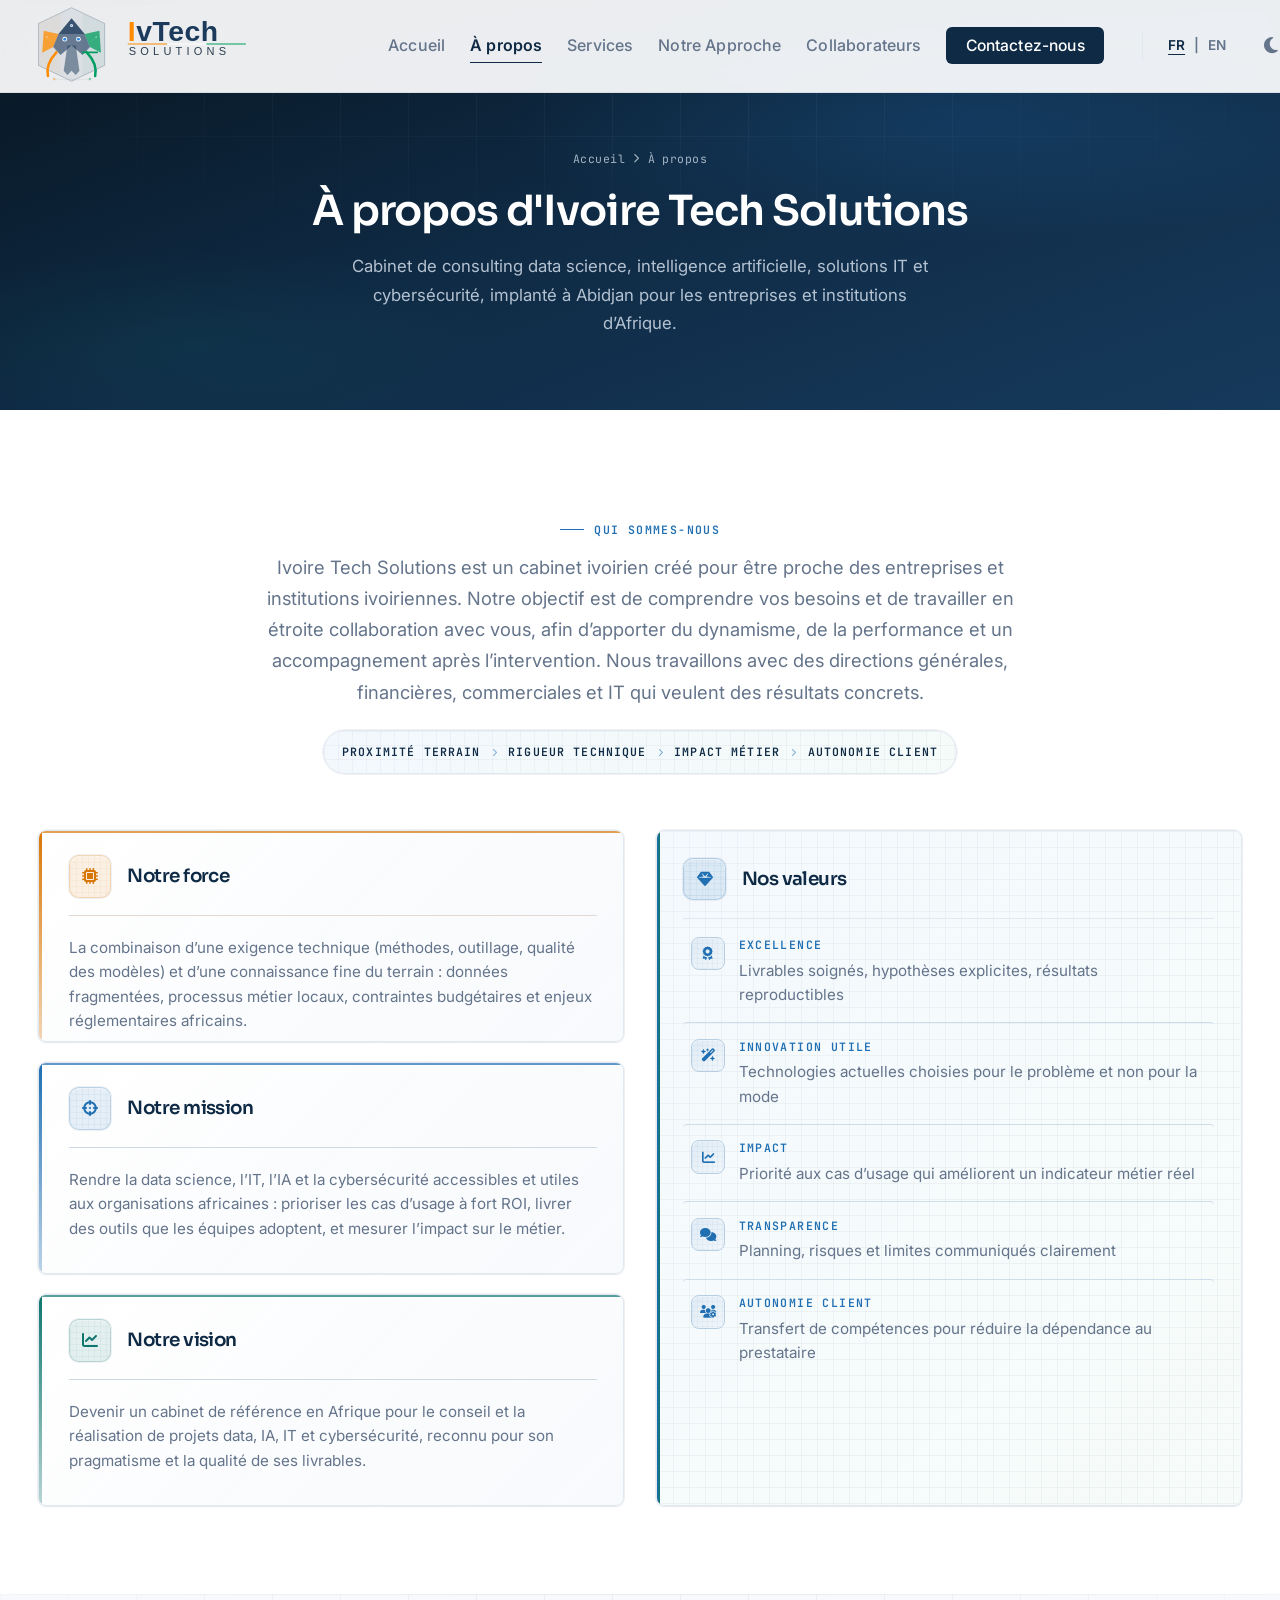
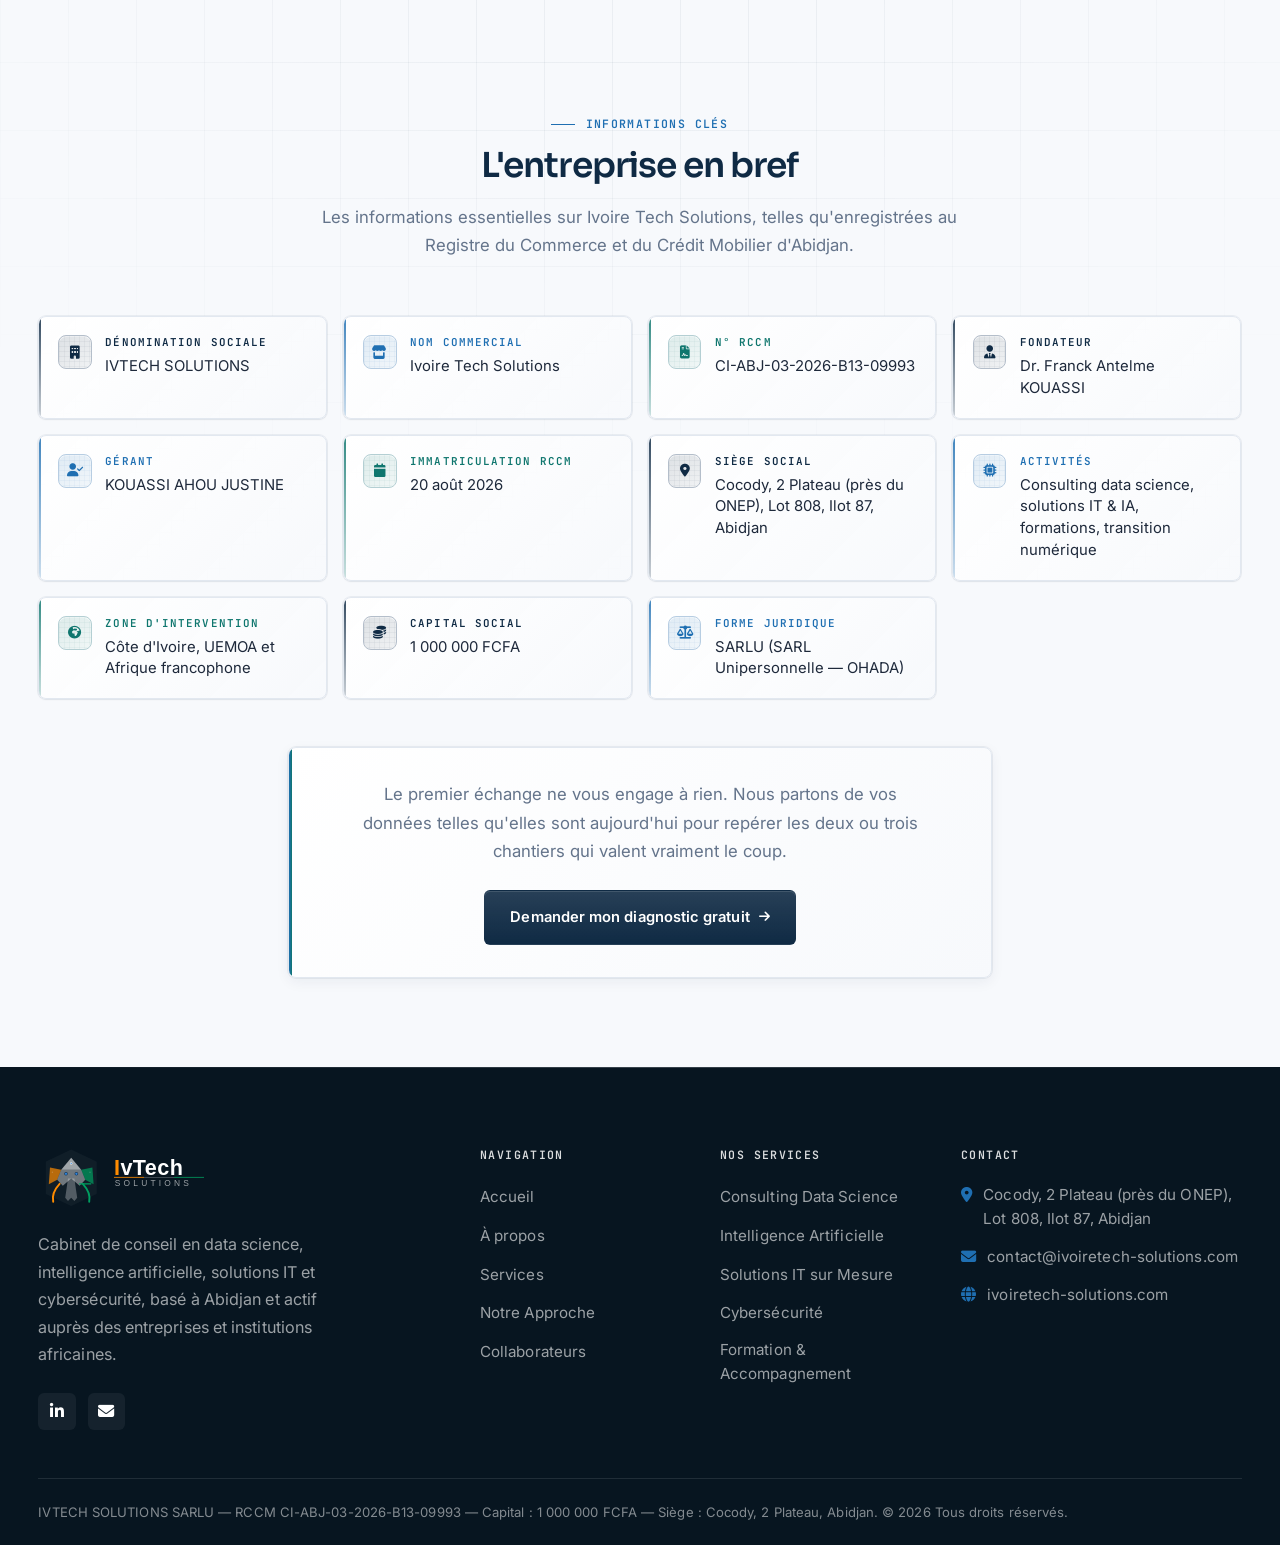
<file: a-propos.html>
<!DOCTYPE html>
<html lang="fr">
<head>
    <meta charset="UTF-8">
    <meta name="viewport" content="width=device-width, initial-scale=1.0">
    <title>À propos — cabinet data science et IA à Abidjan | Ivoire Tech Solutions</title>
    <meta name="description" content="Ivoire Tech Solutions, aussi appelée IvTech, est un cabinet ivoirien de data science, IA et solutions IT basé à Abidjan.">
    <meta name="author" content="Ivoire Tech Solutions">
    <meta name="robots" content="index, follow, max-image-preview:large, max-snippet:-1, max-video-preview:-1">
    <meta name="theme-color" content="#1B3A5C">
    <link rel="canonical" href="https://ivoiretech-solutions.com/a-propos.html">
    <link rel="alternate" hreflang="fr" href="https://ivoiretech-solutions.com/a-propos.html">
    <link rel="alternate" hreflang="x-default" href="https://ivoiretech-solutions.com/a-propos.html">

    <!-- Google Analytics 4 -->
    <script async src="https://www.googletagmanager.com/gtag/js?id=G-QCHPCYMG7C"></script>
    <script>
      window.dataLayer = window.dataLayer || [];
      function gtag(){dataLayer.push(arguments);}
      gtag('js', new Date());
      gtag('config', 'G-QCHPCYMG7C');
    </script>

    <!-- Open Graph / Twitter -->
    <meta property="og:type" content="website">
    <meta property="og:title" content="À propos — Ivoire Tech Solutions, cabinet data et IA à Abidjan">
    <meta property="og:image:alt" content="Ivoire Tech Solutions — cabinet data et IA à Abidjan">
    <meta property="og:locale:alternate" content="en_US">
    <meta property="og:description" content="Mission, vision et valeurs d'Ivoire Tech Solutions, cabinet de conseil en data science, IA et solutions IT.">
    <meta property="og:url" content="https://ivoiretech-solutions.com/a-propos.html">
    <meta property="og:image" content="https://ivoiretech-solutions.com/assets/images/og-banner.jpg">
    <meta property="og:image:width" content="1200">
    <meta property="og:image:height" content="630">
    <meta property="og:locale" content="fr_FR">
    <meta name="twitter:card" content="summary_large_image">
    <meta name="twitter:title" content="À propos — Ivoire Tech Solutions">
    <meta name="twitter:description" content="Mission, vision et valeurs d'Ivoire Tech Solutions, cabinet de conseil en data science, IA et solutions IT.">
    <meta name="twitter:image" content="https://ivoiretech-solutions.com/assets/images/og-banner.jpg">

    <!-- Favicon -->
    <link rel="icon" type="image/svg+xml" href="assets/images/IvTech-Logo-Favicon.svg">
    <link rel="icon" type="image/png" sizes="32x32" href="assets/images/IvTech-Logo-Favicon.png">
    <link rel="apple-touch-icon" href="assets/images/apple-touch-icon.png">

    <!-- Fonts -->
    <link rel="preconnect" href="https://fonts.googleapis.com">
    <link rel="preconnect" href="https://fonts.gstatic.com" crossorigin>
    <link href="https://fonts.googleapis.com/css2?family=Inter:wght@400;500;600;700&family=JetBrains+Mono:wght@400;500;600&family=Sora:wght@600;700;800&display=swap" rel="stylesheet">

    <link rel="preconnect" href="https://cdnjs.cloudflare.com" crossorigin>

    <!-- Font Awesome -->
    <link rel="stylesheet" href="https://cdnjs.cloudflare.com/ajax/libs/font-awesome/6.5.1/css/all.min.css">

    <!-- CSS -->
    <link rel="stylesheet" href="assets/css/style.css?v=20260823-clean">

    <!-- Données structurées -->
    <script type="application/ld+json">
    {
      "@context": "https://schema.org",
      "@type": "WebPage",
      "name": "Cabinet data science & IA à Abidjan — Ivoire Tech Solutions",
      "description": "Mission, vision et valeurs d'Ivoire Tech Solutions, cabinet de conseil en data science, IA et solutions IT basé à Abidjan.",
      "url": "https://ivoiretech-solutions.com/a-propos.html",
      "isPartOf": { "@type": "WebSite", "name": "Ivoire Tech Solutions", "url": "https://ivoiretech-solutions.com/" },
      "publisher": {
        "@type": "Organization",
        "name": "Ivoire Tech Solutions",
        "legalName": "IVTECH SOLUTIONS",
        "identifier": {
          "@type": "PropertyValue",
          "propertyID": "RCCM",
          "value": "CI-ABJ-03-2026-B13-09993"
        },
        "logo": "https://ivoiretech-solutions.com/assets/images/IvTech-Logo-Symbole-Couleur.svg"
      }
    }
    </script>
</head>
<body class="about-page">
    <a class="skip-link" href="#main-content">Aller au contenu</a>
    <header class="header" id="header">
        <div class="container">
            <nav class="nav" aria-label="Navigation principale">
                <a href="index.html" class="nav__logo" aria-label="Accueil Ivoire Tech Solutions">
                    <img src="assets/images/IvTech-Logo-Horizontal-Couleur.svg" alt="Ivoire Tech Solutions" width="220" height="82" decoding="async">
                </a>
                <div class="nav__menu" id="nav-menu">
                    <ul class="nav__list">
                        <li class="nav__item"><a href="index.html" class="nav__link" data-i18n="nav_home">Accueil</a></li>
                        <li class="nav__item"><a href="a-propos.html" class="nav__link active" data-i18n="nav_about">À propos</a></li>
                        <li class="nav__item"><a href="services.html" class="nav__link" data-i18n="nav_services">Services</a></li>
                        <li class="nav__item"><a href="approche.html" class="nav__link" data-i18n="nav_approach">Notre Approche</a></li>
                        <li class="nav__item"><a href="collaborateurs.html" class="nav__link" data-i18n="nav_team">Collaborateurs</a></li>
                        <li class="nav__item"><a href="contact.html" class="nav__link nav__cta" data-i18n="nav_contact">Contactez-nous</a></li>
                        <li class="nav__item">
                            <div class="nav__lang" role="group" aria-label="Langue">
                                <button type="button" class="lang__link" data-lang="fr" onclick="setLanguage('fr')">FR</button>
                                <span class="nav__lang-sep" aria-hidden="true">|</span>
                                <button type="button" class="lang__link" data-lang="en" onclick="setLanguage('en')">EN</button>
                            </div>
                        </li>
                        <li class="nav__item"><button type="button" class="nav__theme" id="theme-button" aria-label="Activer le thème sombre"><i class="fas fa-moon" aria-hidden="true"></i></button></li>
                    </ul>
                    <button type="button" class="nav__close" id="nav-close" aria-label="Fermer le menu"><i class="fas fa-times" aria-hidden="true"></i></button>
                </div>
                <button type="button" class="nav__toggle" id="nav-toggle" aria-label="Ouvrir le menu" aria-controls="nav-menu" aria-expanded="false"><i class="fas fa-bars" aria-hidden="true"></i></button>
            </nav>
        </div>
    </header>

    <main id="main-content">
        <section class="page-hero">
            <div class="container">
                <div class="breadcrumb"><a href="index.html" data-i18n="nav_home">Accueil</a> <i class="fas fa-chevron-right" style="font-size:0.6rem;"></i> <span data-i18n="nav_about">À propos</span></div>
                <h1 data-i18n="about_hero_t">À propos d'Ivoire Tech Solutions</h1>
                <p data-i18n="about_hero_d">Cabinet de consulting data science, intelligence artificielle, solutions IT et cybersécurité, implanté à Abidjan pour les entreprises et institutions d’Afrique.</p>
            </div>
        </section>

        <section class="section bg-white">
            <div class="container">
                <div class="section__header about-intro" data-aos="fade-up">
                    <span class="section__subtitle" data-i18n="about_intro_t">Qui sommes-nous</span>
                    <p class="lead-text" data-i18n="about_intro_d">Ivoire Tech Solutions est un cabinet ivoirien créé pour être proche des entreprises et institutions ivoiriennes. Notre objectif est de comprendre vos besoins et de travailler en étroite collaboration avec vous, afin d’apporter du dynamisme, de la performance et un accompagnement après l’intervention. Nous travaillons avec des directions générales, financières, commerciales et IT qui veulent des résultats concrets.</p>
                    <div class="about__flow" aria-hidden="true">
                        <span class="about__flow-step" data-i18n="about_flow_1">Proximité terrain</span>
                        <i class="fas fa-chevron-right"></i>
                        <span class="about__flow-step" data-i18n="about_flow_2">Rigueur technique</span>
                        <i class="fas fa-chevron-right"></i>
                        <span class="about__flow-step" data-i18n="about_flow_3">Impact métier</span>
                        <i class="fas fa-chevron-right"></i>
                        <span class="about__flow-step" data-i18n="about_flow_4">Autonomie client</span>
                    </div>
                </div>

                <div class="split about-split">
                    <div class="pillar-stack" data-aos="fade-right">
                        <article class="pillar-card pillar-card--force">
                            <div class="pillar-card__head">
                                <div class="pillar-card__icon" aria-hidden="true"><i class="fas fa-microchip"></i></div>
                                <h3 data-i18n="about_force_t">Notre force</h3>
                            </div>
                            <p data-i18n="about_force_d">La combinaison d’une exigence technique (méthodes, outillage, qualité des modèles) et d’une connaissance fine du terrain : données fragmentées, processus métier locaux, contraintes budgétaires et enjeux réglementaires africains.</p>
                        </article>
                        <article class="pillar-card pillar-card--mission">
                            <div class="pillar-card__head">
                                <div class="pillar-card__icon" aria-hidden="true"><i class="fas fa-crosshairs"></i></div>
                                <h3 data-i18n="about_mission_t">Notre mission</h3>
                            </div>
                            <p data-i18n="about_mission_d">Rendre la data science, l’IT et l’IA accessibles et utiles aux organisations africaines : prioriser les cas d’usage à fort ROI, livrer des outils que les équipes adoptent, et mesurer l’impact sur le métier.</p>
                        </article>
                        <article class="pillar-card pillar-card--vision">
                            <div class="pillar-card__head">
                                <div class="pillar-card__icon" aria-hidden="true"><i class="fas fa-chart-line"></i></div>
                                <h3 data-i18n="about_vision_t">Notre vision</h3>
                            </div>
                            <p data-i18n="about_vision_d">Devenir un cabinet de référence en Afrique pour le conseil et la réalisation de projets data, IA et IT, reconnu pour son pragmatisme et la qualité de ses livrables.</p>
                        </article>
                    </div>
                    <div class="value-card value-card--tech" data-aos="fade-left">
                        <div class="value-card__head">
                            <div class="value-card__head-icon" aria-hidden="true"><i class="fas fa-gem"></i></div>
                            <h3 data-i18n="about_values_t">Nos valeurs</h3>
                        </div>
                        <ul class="value-list value-list--tech">
                            <li><span class="value-item__icon" aria-hidden="true"><i class="fas fa-award"></i></span><span data-i18n="val1"><strong>Excellence</strong><span class="value__desc">Livrables soignés, hypothèses explicites, résultats reproductibles</span></span></li>
                            <li><span class="value-item__icon" aria-hidden="true"><i class="fas fa-wand-magic-sparkles"></i></span><span data-i18n="val2"><strong>Innovation utile</strong><span class="value__desc">Technologies actuelles choisies pour le problème et non pour la mode</span></span></li>
                            <li><span class="value-item__icon" aria-hidden="true"><i class="fas fa-chart-line"></i></span><span data-i18n="val3"><strong>Impact</strong><span class="value__desc">Priorité aux cas d’usage qui améliorent un indicateur métier réel</span></span></li>
                            <li><span class="value-item__icon" aria-hidden="true"><i class="fas fa-comments"></i></span><span data-i18n="val4"><strong>Transparence</strong><span class="value__desc">Planning, risques et limites communiqués clairement</span></span></li>
                            <li><span class="value-item__icon" aria-hidden="true"><i class="fas fa-users-gear"></i></span><span data-i18n="val5"><strong>Autonomie client</strong><span class="value__desc">Transfert de compétences pour réduire la dépendance au prestataire</span></span></li>
                        </ul>
                    </div>
                </div>
            </div>
        </section>

        <section class="section bg-light">
            <div class="container">
                <div class="section__header" data-aos="fade-up">
                    <span class="section__subtitle" data-i18n="about_info_t">Informations clés</span>
                    <h2 class="section__title" data-i18n="about_info_h2">L'entreprise en bref</h2>
                    <p class="section__description" data-i18n="about_info_d">Les informations essentielles sur Ivoire Tech Solutions.</p>
                </div>
                <div class="info-cards info-cards--tech" data-aos="fade-up">
                    <div class="info-card info-card--tech"><span class="info-card__icon" aria-hidden="true"><i class="fas fa-building"></i></span><div class="info-card__content"><strong data-i18n="info_legal_name">Dénomination sociale</strong><span data-i18n="info_legal_name_v">IVTECH SOLUTIONS</span></div></div>
                    <div class="info-card info-card--tech"><span class="info-card__icon" aria-hidden="true"><i class="fas fa-store"></i></span><div class="info-card__content"><strong data-i18n="info_brand">Nom commercial</strong><span data-i18n="info_brand_v">Ivoire Tech Solutions</span></div></div>
                    <div class="info-card info-card--tech"><span class="info-card__icon" aria-hidden="true"><i class="fas fa-file-contract"></i></span><div class="info-card__content"><strong data-i18n="info_rccm">N° RCCM</strong><span data-i18n="info_rccm_v">CI-ABJ-03-2026-B13-09993</span></div></div>
                    <div class="info-card info-card--tech"><span class="info-card__icon" aria-hidden="true"><i class="fas fa-user-tie"></i></span><div class="info-card__content"><strong data-i18n="info_founder">Fondateur</strong><span>Dr. Franck Antelme KOUASSI</span></div></div>
                    <div class="info-card info-card--tech"><span class="info-card__icon" aria-hidden="true"><i class="fas fa-user-check"></i></span><div class="info-card__content"><strong data-i18n="info_manager">Gérant</strong><span data-i18n="info_manager_v">KOUASSI AHOU JUSTINE</span></div></div>
                    <div class="info-card info-card--tech"><span class="info-card__icon" aria-hidden="true"><i class="fas fa-calendar"></i></span><div class="info-card__content"><strong data-i18n="info_date">Immatriculation RCCM</strong><span data-i18n="info_date_v">20 août 2026</span></div></div>
                    <div class="info-card info-card--tech"><span class="info-card__icon" aria-hidden="true"><i class="fas fa-location-dot"></i></span><div class="info-card__content"><strong data-i18n="info_hq">Siège social</strong><span data-i18n="info_hq_v">Cocody, 2 Plateau (près du ONEP), Lot 808, Ilot 87, Abidjan</span></div></div>
                    <div class="info-card info-card--tech"><span class="info-card__icon" aria-hidden="true"><i class="fas fa-microchip"></i></span><div class="info-card__content"><strong data-i18n="info_sector">Activités</strong><span data-i18n="info_sector_v">Consulting data science, solutions IT & IA, formations, transition numérique</span></div></div>
                    <div class="info-card info-card--tech"><span class="info-card__icon" aria-hidden="true"><i class="fas fa-globe-africa"></i></span><div class="info-card__content"><strong data-i18n="info_zone">Zone d'intervention</strong><span data-i18n="info_zone_v">Côte d'Ivoire, UEMOA et Afrique francophone</span></div></div>
                    <div class="info-card info-card--tech"><span class="info-card__icon" aria-hidden="true"><i class="fas fa-coins"></i></span><div class="info-card__content"><strong data-i18n="info_capital">Capital social</strong><span data-i18n="info_capital_v">1 000 000 FCFA</span></div></div>
                    <div class="info-card info-card--tech"><span class="info-card__icon" aria-hidden="true"><i class="fas fa-scale-balanced"></i></span><div class="info-card__content"><strong data-i18n="info_legal">Forme juridique</strong><span data-i18n="info_legal_v">SARLU (SARL Unipersonnelle — OHADA)</span></div></div>
                </div>
                <div class="page-cta" data-aos="fade-up">
                    <p data-i18n="cta_d">Le premier échange ne vous engage à rien. Nous partons de vos données telles qu'elles sont aujourd'hui pour repérer les deux ou trois chantiers qui valent vraiment le coup.</p>
                    <a href="contact.html" class="btn btn--primary"><span data-i18n="cta_btn">Demander mon diagnostic gratuit</span> <i class="fas fa-arrow-right"></i></a>
                </div>
            </div>
        </section>
    </main>

    <footer class="footer">
        <div class="container">
            <div class="footer__top">
                <div class="footer__about" data-aos="fade-up">
                    <a href="index.html" class="footer__logo"><img src="assets/images/IvTech-Logo-Horizontal-FondSombre.svg" alt="Ivoire Tech Solutions"></a>
                    <p data-i18n="ft_desc">Cabinet de conseil en data science, intelligence artificielle, solutions IT et cybersécurité, basé à Abidjan et actif auprès des entreprises et institutions africaines.</p>
                    <div class="footer__social">
                        <a href="https://linkedin.com/company/ivtech-solutions" target="_blank" rel="noopener" aria-label="LinkedIn"><i class="fab fa-linkedin-in"></i></a>
                        <a href="#" class="js-protected-email" data-e="=02bj5ycu9Wa0VHbvNXLoNWZ0Vmcp9mdpBEdjFGdu92Y" aria-label="Email"><i class="fas fa-envelope"></i></a>
                    </div>
                </div>
                <div class="footer__links" data-aos="fade-up" data-aos-delay="80">
                    <h3 class="footer__title" data-i18n="ft_links">Navigation</h3>
                    <ul class="footer__list">
                        <li><a href="index.html" data-i18n="nav_home">Accueil</a></li>
                        <li><a href="a-propos.html" data-i18n="nav_about">À propos</a></li>
                        <li><a href="services.html" data-i18n="nav_services">Services</a></li>
                        <li><a href="approche.html" data-i18n="nav_approach">Notre Approche</a></li>
                        <li><a href="collaborateurs.html" data-i18n="nav_team">Collaborateurs</a></li>
                    </ul>
                </div>
                <div class="footer__services" data-aos="fade-up" data-aos-delay="160">
                    <h3 class="footer__title" data-i18n="ft_srv">Nos services</h3>
                    <ul class="footer__list">
                        <li><a href="services.html#data-science" data-i18n="srv1_t">Consulting Data Science</a></li>
                        <li><a href="services.html#ia" data-i18n="srv2_t">Intelligence Artificielle</a></li>
                        <li><a href="services.html#it" data-i18n="srv3_t">Solutions IT sur Mesure</a></li>
                        <li><a href="services.html#cybersecurite" data-i18n="srv5_t">Cybersécurité</a></li>
                        <li><a href="services.html#formation" data-i18n="srv4_t">Formation & Accompagnement</a></li>
                    </ul>
                </div>
                <div class="footer__contact" data-aos="fade-up" data-aos-delay="240">
                    <h3 class="footer__title" data-i18n="ft_contact">Contact</h3>
                    <div class="footer__contact-item"><i class="fas fa-map-marker-alt"></i><span data-i18n="cont_addr_v">Cocody, 2 Plateau (près du ONEP), Lot 808, Ilot 87, Abidjan</span></div>
                    <div class="footer__contact-item"><i class="fas fa-envelope"></i><a href="#" class="js-protected-email" data-e="=02bj5ycu9Wa0VHbvNXLoNWZ0Vmcp9mdpBEdjFGdu92Y" data-show-text></a></div>
                    <div class="footer__contact-item"><i class="fas fa-globe"></i><a href="https://ivoiretech-solutions.com">ivoiretech-solutions.com</a></div>
                </div>
            </div>
            <div class="footer__bottom">
                <div class="footer__copyright">
                    <span data-i18n="ft_copy">IVTECH SOLUTIONS SARLU — RCCM CI-ABJ-03-2026-B13-09993 — Capital : 1 000 000 FCFA — Siège : Cocody, 2 Plateau, Abidjan.</span>
                    &copy; 2026 <span data-i18n="ft_rights">Tous droits réservés.</span>
                </div>
            </div>
        </div>
    </footer>

    <a href="#" class="scrollup" id="scroll-up" aria-label="Retour en haut"><i class="fas fa-arrow-up"></i></a>
    <script src="assets/js/security.js?v=20260822"></script>
    <script src="assets/js/i18n.js?v=20260904-presence"></script>
    <script src="assets/js/main.js?v=20260823-clean"></script>
</body>
</html>
</file>
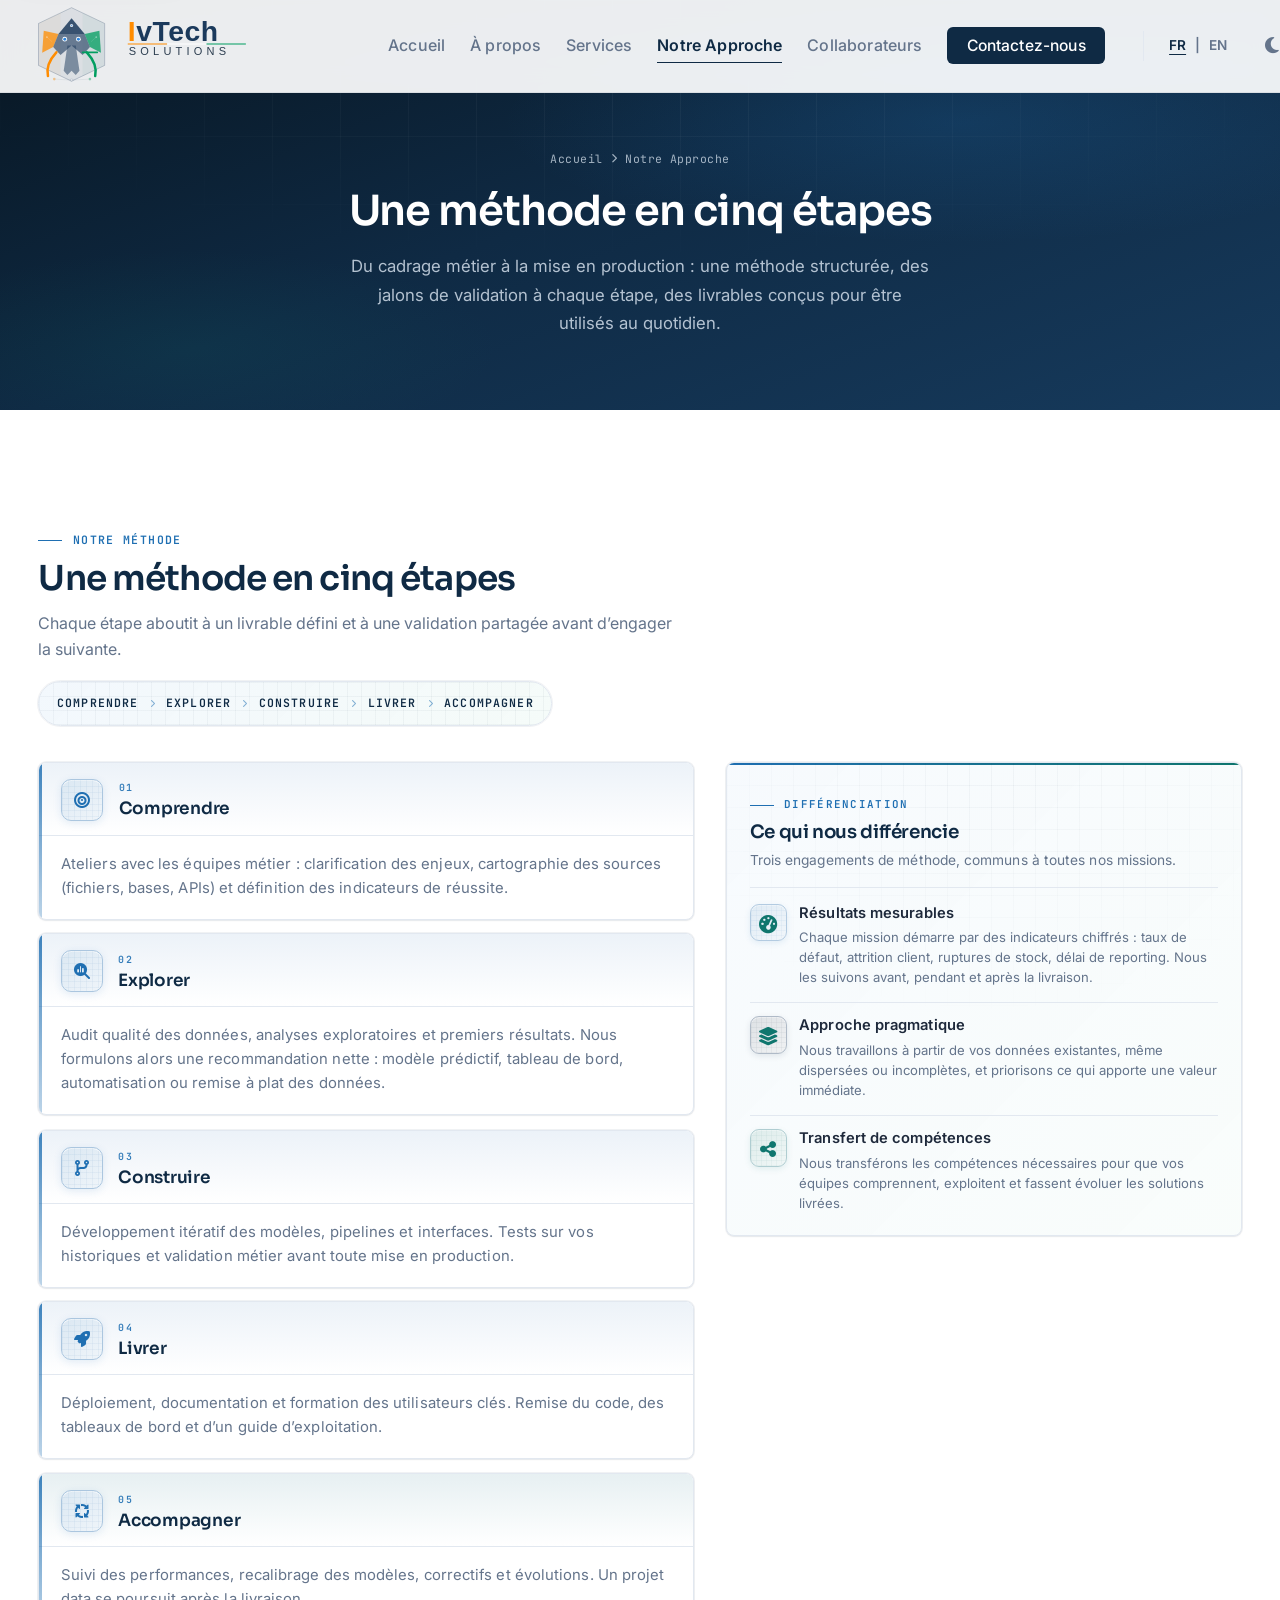
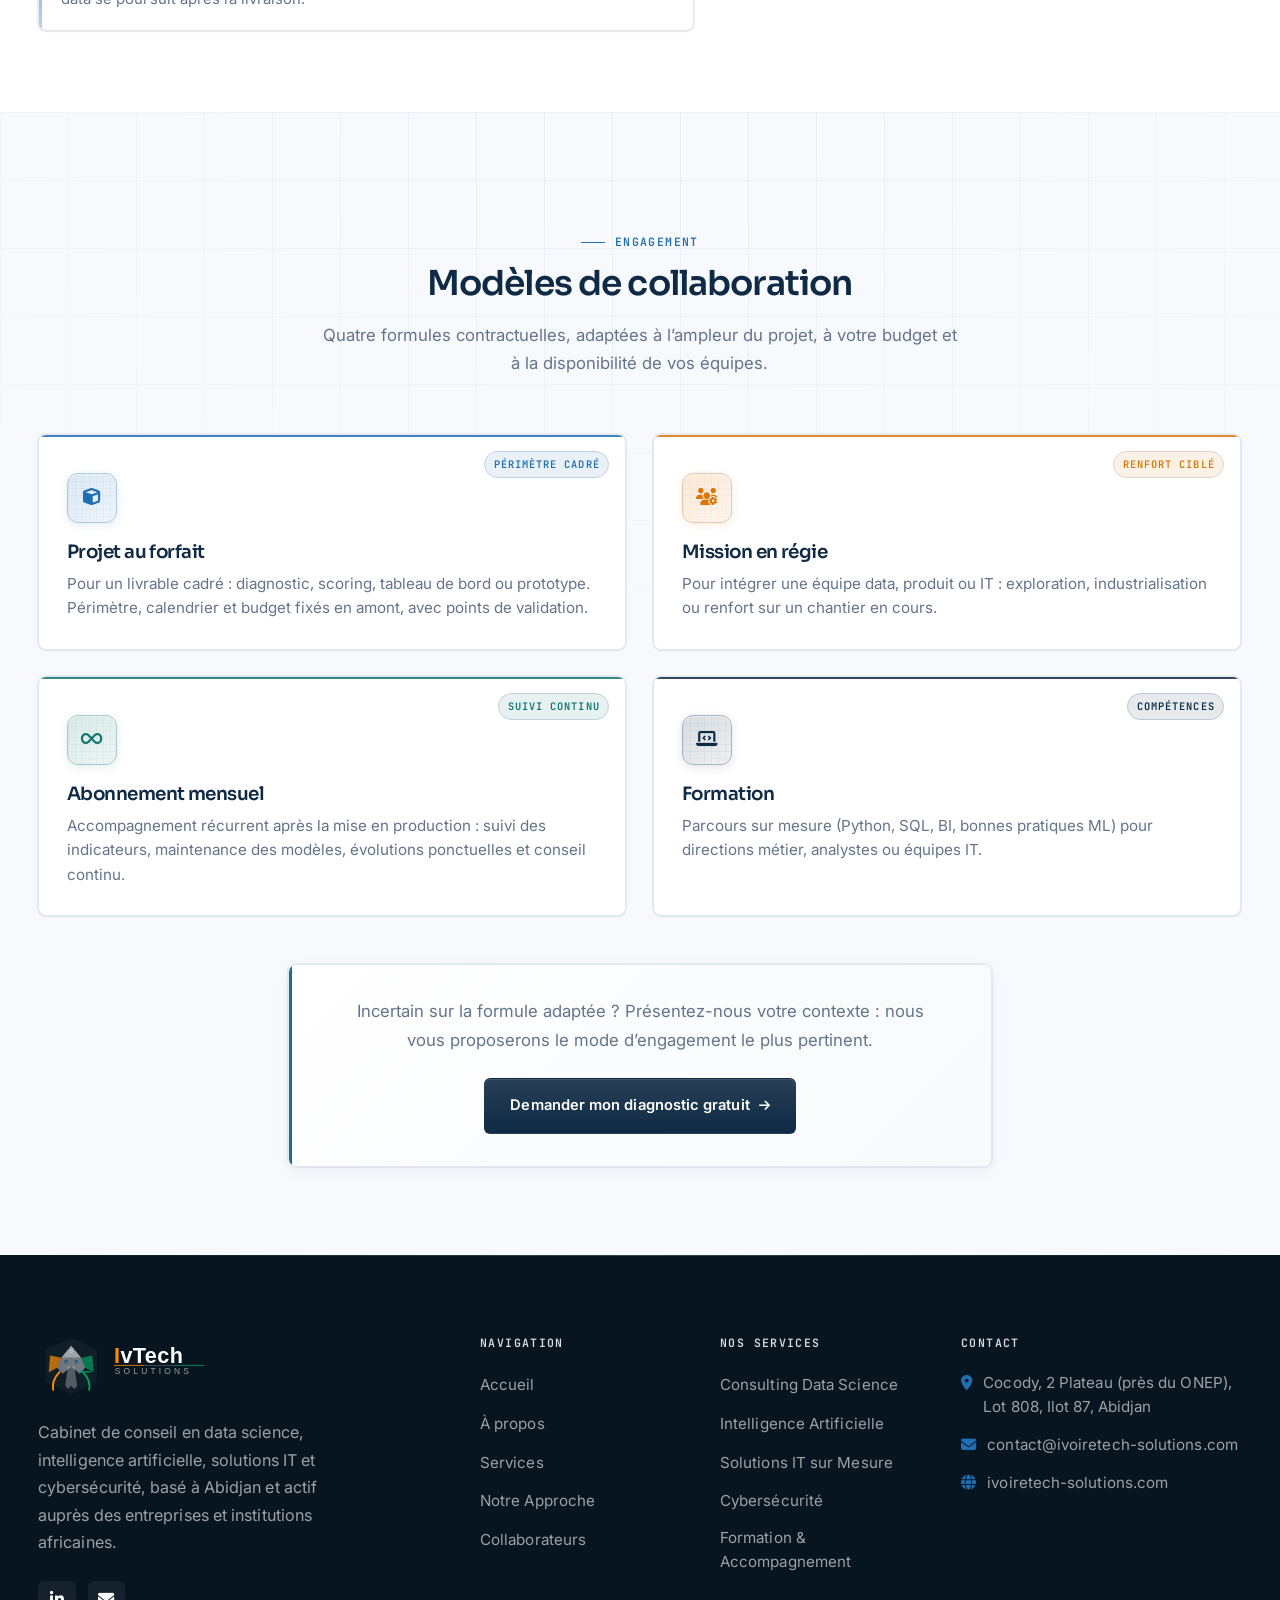
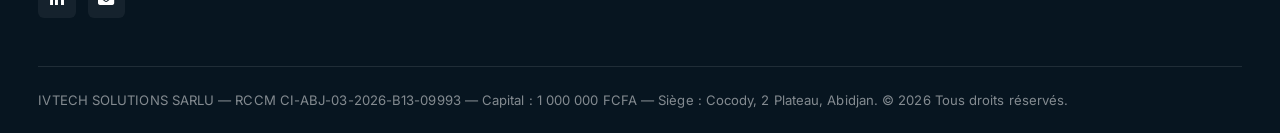
<file: approche.html>
<!DOCTYPE html>
<html lang="fr">
<head>
    <meta charset="UTF-8">
    <meta name="viewport" content="width=device-width, initial-scale=1.0">
    <title>Notre approche — Ivoire Tech Solutions</title>
    <meta name="description" content="Méthode en cinq étapes, du cadrage métier à la production, pour vos projets data, IA et IT à Abidjan.">
    <meta name="author" content="Ivoire Tech Solutions">
    <meta name="robots" content="index, follow, max-image-preview:large, max-snippet:-1, max-video-preview:-1">
    <meta name="theme-color" content="#1B3A5C">
    <link rel="canonical" href="https://ivoiretech-solutions.com/approche.html">
    <link rel="alternate" hreflang="fr" href="https://ivoiretech-solutions.com/approche.html">
    <link rel="alternate" hreflang="x-default" href="https://ivoiretech-solutions.com/approche.html">

    <!-- Google Analytics 4 -->
    <script async src="https://www.googletagmanager.com/gtag/js?id=G-QCHPCYMG7C"></script>
    <script>
      window.dataLayer = window.dataLayer || [];
      function gtag(){dataLayer.push(arguments);}
      gtag('js', new Date());
      gtag('config', 'G-QCHPCYMG7C');
    </script>

    <!-- Open Graph / Twitter -->
    <meta property="og:type" content="website">
    <meta property="og:title" content="Notre approche — Ivoire Tech Solutions">
    <meta property="og:image:alt" content="Méthode Ivoire Tech Solutions — data et IA à Abidjan">
    <meta property="og:description" content="Du cadrage métier à la production : méthode structurée et formules d'engagement adaptées à votre projet.">
    <meta property="og:url" content="https://ivoiretech-solutions.com/approche.html">
    <meta property="og:image" content="https://ivoiretech-solutions.com/assets/images/og-banner.jpg">
    <meta property="og:image:width" content="1200">
    <meta property="og:image:height" content="630">
    <meta property="og:locale" content="fr_FR">
    <meta name="twitter:card" content="summary_large_image">
    <meta name="twitter:title" content="Notre approche — Ivoire Tech Solutions">
    <meta name="twitter:description" content="Du cadrage métier à la production : méthode structurée et formules d'engagement adaptées à votre projet.">
    <meta name="twitter:image" content="https://ivoiretech-solutions.com/assets/images/og-banner.jpg">

    <!-- Favicon -->
    <link rel="icon" type="image/svg+xml" href="assets/images/IvTech-Logo-Favicon.svg">
    <link rel="icon" type="image/png" sizes="32x32" href="assets/images/IvTech-Logo-Favicon.png">
    <link rel="apple-touch-icon" href="assets/images/apple-touch-icon.png">

    <!-- Fonts -->
    <link rel="preconnect" href="https://fonts.googleapis.com">
    <link rel="preconnect" href="https://fonts.gstatic.com" crossorigin>
    <link href="https://fonts.googleapis.com/css2?family=Inter:wght@400;500;600;700&family=JetBrains+Mono:wght@400;500;600&family=Sora:wght@600;700;800&display=swap" rel="stylesheet">

    <link rel="preconnect" href="https://cdnjs.cloudflare.com" crossorigin>

    <!-- Font Awesome -->
    <link rel="stylesheet" href="https://cdnjs.cloudflare.com/ajax/libs/font-awesome/6.5.1/css/all.min.css">

    <!-- CSS -->
    <link rel="stylesheet" href="assets/css/style.css?v=20260823-clean">

    <!-- Données structurées -->
    <script type="application/ld+json">
    {
      "@context": "https://schema.org",
      "@type": "WebPage",
      "name": "Méthode data & IA — Ivoire Tech Solutions | Abidjan",
      "description": "Méthode en cinq étapes et formules d'engagement pour vos projets data, IA et IT.",
      "url": "https://ivoiretech-solutions.com/approche.html",
      "isPartOf": { "@type": "WebSite", "name": "Ivoire Tech Solutions", "url": "https://ivoiretech-solutions.com/" },
      "publisher": {
        "@type": "Organization",
        "name": "Ivoire Tech Solutions",
        "logo": "https://ivoiretech-solutions.com/assets/images/IvTech-Logo-Symbole-Couleur.svg"
      }
    }
    </script>
</head>
<body class="approach-page">
    <a class="skip-link" href="#main-content">Aller au contenu</a>
    <header class="header" id="header">
        <div class="container">
            <nav class="nav" aria-label="Navigation principale">
                <a href="index.html" class="nav__logo" aria-label="Accueil Ivoire Tech Solutions">
                    <img src="assets/images/IvTech-Logo-Horizontal-Couleur.svg" alt="Ivoire Tech Solutions" width="220" height="82" decoding="async">
                </a>
                <div class="nav__menu" id="nav-menu">
                    <ul class="nav__list">
                        <li class="nav__item"><a href="index.html" class="nav__link" data-i18n="nav_home">Accueil</a></li>
                        <li class="nav__item"><a href="a-propos.html" class="nav__link" data-i18n="nav_about">À propos</a></li>
                        <li class="nav__item"><a href="services.html" class="nav__link" data-i18n="nav_services">Services</a></li>
                        <li class="nav__item"><a href="approche.html" class="nav__link active" data-i18n="nav_approach">Notre Approche</a></li>
                        <li class="nav__item"><a href="collaborateurs.html" class="nav__link" data-i18n="nav_team">Collaborateurs</a></li>
                        <li class="nav__item"><a href="contact.html" class="nav__link nav__cta" data-i18n="nav_contact">Contactez-nous</a></li>
                        <li class="nav__item">
                            <div class="nav__lang" role="group" aria-label="Langue">
                                <button type="button" class="lang__link" data-lang="fr" onclick="setLanguage('fr')">FR</button>
                                <span class="nav__lang-sep" aria-hidden="true">|</span>
                                <button type="button" class="lang__link" data-lang="en" onclick="setLanguage('en')">EN</button>
                            </div>
                        </li>
                        <li class="nav__item"><button type="button" class="nav__theme" id="theme-button" aria-label="Activer le thème sombre"><i class="fas fa-moon" aria-hidden="true"></i></button></li>
                    </ul>
                    <button type="button" class="nav__close" id="nav-close" aria-label="Fermer le menu"><i class="fas fa-times" aria-hidden="true"></i></button>
                </div>
                <button type="button" class="nav__toggle" id="nav-toggle" aria-label="Ouvrir le menu" aria-controls="nav-menu" aria-expanded="false"><i class="fas fa-bars" aria-hidden="true"></i></button>
            </nav>
        </div>
    </header>

    <main id="main-content">
        <section class="page-hero">
            <div class="container">
                <div class="breadcrumb"><a href="index.html" data-i18n="nav_home">Accueil</a> <i class="fas fa-chevron-right" style="font-size:0.6rem;"></i> <span data-i18n="nav_approach">Notre Approche</span></div>
                <h1 data-i18n="sec_meth_t">Une méthode en cinq étapes</h1>
                <p data-i18n="approach_hero_d">Du cadrage métier à la mise en production : une méthode structurée, des jalons de validation à chaque étape, des livrables conçus pour être utilisés au quotidien.</p>
            </div>
        </section>

        <section class="process section bg-white">
            <div class="container">
                <div class="approach-intro" data-aos="fade-up">
                    <div class="section__header section__header--left approach-intro__header">
                        <span class="section__subtitle" data-i18n="sec_meth">Notre méthode</span>
                        <h2 class="section__title" data-i18n="sec_meth_t">Une méthode en cinq étapes</h2>
                        <p class="section__description section__description--left" data-i18n="approach_meth_d">Chaque étape aboutit à un livrable défini et à une validation partagée avant d’engager la suivante.</p>
                    </div>
                    <div class="approach__flow" aria-hidden="true">
                        <span class="approach__flow-step" data-i18n="meth1_t">Comprendre</span>
                        <i class="fas fa-chevron-right"></i>
                        <span class="approach__flow-step" data-i18n="meth2_t">Explorer</span>
                        <i class="fas fa-chevron-right"></i>
                        <span class="approach__flow-step" data-i18n="meth3_t">Construire</span>
                        <i class="fas fa-chevron-right"></i>
                        <span class="approach__flow-step" data-i18n="meth4_t">Livrer</span>
                        <i class="fas fa-chevron-right"></i>
                        <span class="approach__flow-step" data-i18n="meth5_t">Accompagner</span>
                    </div>
                </div>
                <div class="split approach-split">
                    <div class="process__content">
                        <div class="process__steps process__steps--cards">
                            <article class="process__step process__step--1" data-aos="fade-up">
                                <header class="step__head">
                                    <div class="step__icon" aria-hidden="true"><i class="fas fa-bullseye"></i></div>
                                    <div class="step__meta">
                                        <span class="step__index">01</span>
                                        <h3 data-i18n="meth1_t">Comprendre</h3>
                                    </div>
                                </header>
                                <p data-i18n="meth1_d">Ateliers avec les équipes métier : clarification des enjeux, cartographie des sources (fichiers, bases, APIs) et définition des indicateurs de réussite.</p>
                            </article>
                            <article class="process__step process__step--2" data-aos="fade-up" data-aos-delay="80">
                                <header class="step__head">
                                    <div class="step__icon" aria-hidden="true"><i class="fas fa-magnifying-glass-chart"></i></div>
                                    <div class="step__meta">
                                        <span class="step__index">02</span>
                                        <h3 data-i18n="meth2_t">Explorer</h3>
                                    </div>
                                </header>
                                <p data-i18n="meth2_d">Audit qualité des données, analyses exploratoires et premiers résultats. Nous formulons alors une recommandation nette : modèle prédictif, tableau de bord, automatisation ou remise à plat des données.</p>
                            </article>
                            <article class="process__step process__step--3" data-aos="fade-up" data-aos-delay="160">
                                <header class="step__head">
                                    <div class="step__icon" aria-hidden="true"><i class="fas fa-code-branch"></i></div>
                                    <div class="step__meta">
                                        <span class="step__index">03</span>
                                        <h3 data-i18n="meth3_t">Construire</h3>
                                    </div>
                                </header>
                                <p data-i18n="meth3_d">Développement itératif des modèles, pipelines et interfaces. Tests sur vos historiques et validation métier avant toute mise en production.</p>
                            </article>
                            <article class="process__step process__step--4" data-aos="fade-up" data-aos-delay="240">
                                <header class="step__head">
                                    <div class="step__icon" aria-hidden="true"><i class="fas fa-rocket"></i></div>
                                    <div class="step__meta">
                                        <span class="step__index">04</span>
                                        <h3 data-i18n="meth4_t">Livrer</h3>
                                    </div>
                                </header>
                                <p data-i18n="meth4_d">Déploiement, documentation et formation des utilisateurs clés. Remise du code, des tableaux de bord et d’un guide d’exploitation.</p>
                            </article>
                            <article class="process__step process__step--5 process__step--last" data-aos="fade-up" data-aos-delay="320">
                                <header class="step__head">
                                    <div class="step__icon" aria-hidden="true"><i class="fas fa-arrows-spin"></i></div>
                                    <div class="step__meta">
                                        <span class="step__index">05</span>
                                        <h3 data-i18n="meth5_t">Accompagner</h3>
                                    </div>
                                </header>
                                <p data-i18n="meth5_d">Suivi des performances, recalibrage des modèles, correctifs et évolutions. Un projet data se poursuit après la livraison.</p>
                            </article>
                        </div>
                    </div>
                    <aside class="approach-sidebar" data-aos="fade-left">
                        <div class="diff-panel">
                            <div class="diff-panel__header">
                                <span class="section__subtitle" data-i18n="approach_diff_sub">Différenciation</span>
                                <h3 class="diff-panel__title" data-i18n="diff_t">Ce qui nous différencie</h3>
                                <p class="diff-panel__intro" data-i18n="approach_diff_d">Trois engagements de méthode, communs à toutes nos missions.</p>
                            </div>
                            <ul class="check-list check-list--cards">
                                <li class="diff-item diff-item--metrics">
                                    <span class="check-list__icon" aria-hidden="true"><i class="fas fa-gauge-high"></i></span>
                                    <div class="check-list__body">
                                        <strong data-i18n="diff1_t">Résultats mesurables</strong>
                                        <span class="check-list__desc" data-i18n="diff1_d">Chaque mission démarre par des indicateurs chiffrés : taux de défaut, attrition client, ruptures de stock, délai de reporting. Nous les suivons avant, pendant et après la livraison.</span>
                                    </div>
                                </li>
                                <li class="diff-item diff-item--pragmatic">
                                    <span class="check-list__icon" aria-hidden="true"><i class="fas fa-layer-group"></i></span>
                                    <div class="check-list__body">
                                        <strong data-i18n="diff2_t">Approche pragmatique</strong>
                                        <span class="check-list__desc" data-i18n="diff2_d">Nous travaillons à partir de vos données existantes, même dispersées ou incomplètes, et priorisons ce qui apporte une valeur immédiate.</span>
                                    </div>
                                </li>
                                <li class="diff-item diff-item--transfer">
                                    <span class="check-list__icon" aria-hidden="true"><i class="fas fa-share-nodes"></i></span>
                                    <div class="check-list__body">
                                        <strong data-i18n="diff3_t">Transfert de compétences</strong>
                                        <span class="check-list__desc" data-i18n="diff3_d">Nous transférons les compétences nécessaires pour que vos équipes comprennent, exploitent et fassent évoluer les solutions livrées.</span>
                                    </div>
                                </li>
                            </ul>
                        </div>
                    </aside>
                </div>
            </div>
        </section>

        <section class="section bg-light">
            <div class="container">
                <div class="section__header" data-aos="fade-up">
                    <span class="section__subtitle" data-i18n="sec_collab_sub">Engagement</span>
                    <h2 class="section__title" data-i18n="sec_collab">Modèles de collaboration</h2>
                    <p class="section__description" data-i18n="sec_collab_d">Quatre formules contractuelles, adaptées à l’ampleur du projet, à votre budget et à la disponibilité de vos équipes.</p>
                </div>
                <div class="collab-grid">
                    <article id="forfait" class="collab-card collab-card--forfait" data-aos="fade-up">
                        <span class="collab-card__tag" data-i18n="col1_tag">Périmètre cadré</span>
                        <div class="collab-card__icon" aria-hidden="true"><i class="fas fa-cube"></i></div>
                        <h4 data-i18n="col1_t">Projet au forfait</h4>
                        <p data-i18n="col1_d">Pour un livrable cadré : diagnostic, scoring, tableau de bord ou prototype. Périmètre, calendrier et budget fixés en amont, avec points de validation.</p>
                    </article>
                    <article id="regie" class="collab-card collab-card--regie" data-aos="fade-up" data-aos-delay="80">
                        <span class="collab-card__tag" data-i18n="col2_tag">Renfort ciblé</span>
                        <div class="collab-card__icon" aria-hidden="true"><i class="fas fa-users-gear"></i></div>
                        <h4 data-i18n="col2_t">Mission en régie</h4>
                        <p data-i18n="col2_d">Pour intégrer une équipe data, produit ou IT : exploration, industrialisation ou renfort sur un chantier en cours.</p>
                    </article>
                    <article id="abonnement" class="collab-card collab-card--abonnement" data-aos="fade-up" data-aos-delay="160">
                        <span class="collab-card__tag" data-i18n="col3_tag">Suivi continu</span>
                        <div class="collab-card__icon" aria-hidden="true"><i class="fas fa-infinity"></i></div>
                        <h4 data-i18n="col3_t">Abonnement mensuel</h4>
                        <p data-i18n="col3_d">Accompagnement récurrent après la mise en production : suivi des indicateurs, maintenance des modèles, évolutions ponctuelles et conseil continu.</p>
                    </article>
                    <article id="formation" class="collab-card collab-card--formation" data-aos="fade-up" data-aos-delay="240">
                        <span class="collab-card__tag" data-i18n="col4_tag">Compétences</span>
                        <div class="collab-card__icon" aria-hidden="true"><i class="fas fa-laptop-code"></i></div>
                        <h4 data-i18n="col4_t">Formation</h4>
                        <p data-i18n="col4_d">Parcours sur mesure (Python, SQL, BI, bonnes pratiques ML) pour directions métier, analystes ou équipes IT.</p>
                    </article>
                </div>
                <div class="page-cta" data-aos="fade-up">
                    <p data-i18n="approach_cta_d">Incertain sur la formule adaptée ? Présentez-nous votre contexte : nous vous proposerons le mode d’engagement le plus pertinent.</p>
                    <a href="contact.html" class="btn btn--primary"><span data-i18n="cta_btn">Demander mon diagnostic gratuit</span> <i class="fas fa-arrow-right"></i></a>
                </div>
            </div>
        </section>
    </main>

    <footer class="footer">
        <div class="container">
            <div class="footer__top">
                <div class="footer__about" data-aos="fade-up">
                    <a href="index.html" class="footer__logo"><img src="assets/images/IvTech-Logo-Horizontal-FondSombre.svg" alt="Ivoire Tech Solutions"></a>
                    <p data-i18n="ft_desc">Cabinet de conseil en data science, intelligence artificielle, solutions IT et cybersécurité, basé à Abidjan et actif auprès des entreprises et institutions africaines.</p>
                    <div class="footer__social">
                        <a href="https://linkedin.com/company/ivtech-solutions" target="_blank" rel="noopener" aria-label="LinkedIn"><i class="fab fa-linkedin-in"></i></a>
                        <a href="#" class="js-protected-email" data-e="=02bj5ycu9Wa0VHbvNXLoNWZ0Vmcp9mdpBEdjFGdu92Y" aria-label="Email"><i class="fas fa-envelope"></i></a>
                    </div>
                </div>
                <div class="footer__links" data-aos="fade-up" data-aos-delay="80">
                    <h3 class="footer__title" data-i18n="ft_links">Navigation</h3>
                    <ul class="footer__list">
                        <li><a href="index.html" data-i18n="nav_home">Accueil</a></li>
                        <li><a href="a-propos.html" data-i18n="nav_about">À propos</a></li>
                        <li><a href="services.html" data-i18n="nav_services">Services</a></li>
                        <li><a href="approche.html" data-i18n="nav_approach">Notre Approche</a></li>
                        <li><a href="collaborateurs.html" data-i18n="nav_team">Collaborateurs</a></li>
                    </ul>
                </div>
                <div class="footer__services" data-aos="fade-up" data-aos-delay="160">
                    <h3 class="footer__title" data-i18n="ft_srv">Nos services</h3>
                    <ul class="footer__list">
                        <li><a href="services.html#data-science" data-i18n="srv1_t">Consulting Data Science</a></li>
                        <li><a href="services.html#ia" data-i18n="srv2_t">Intelligence Artificielle</a></li>
                        <li><a href="services.html#it" data-i18n="srv3_t">Solutions IT sur Mesure</a></li>
                        <li><a href="services.html#cybersecurite" data-i18n="srv5_t">Cybersécurité</a></li>
                        <li><a href="services.html#formation" data-i18n="srv4_t">Formation & Accompagnement</a></li>
                    </ul>
                </div>
                <div class="footer__contact" data-aos="fade-up" data-aos-delay="240">
                    <h3 class="footer__title" data-i18n="ft_contact">Contact</h3>
                    <div class="footer__contact-item"><i class="fas fa-map-marker-alt"></i><span data-i18n="cont_addr_v">Cocody, 2 Plateau (près du ONEP), Lot 808, Ilot 87, Abidjan</span></div>
                    <div class="footer__contact-item"><i class="fas fa-envelope"></i><a href="#" class="js-protected-email" data-e="=02bj5ycu9Wa0VHbvNXLoNWZ0Vmcp9mdpBEdjFGdu92Y" data-show-text></a></div>
                    <div class="footer__contact-item"><i class="fas fa-globe"></i><a href="https://ivoiretech-solutions.com">ivoiretech-solutions.com</a></div>
                </div>
            </div>
            <div class="footer__bottom">
                <div class="footer__copyright">
                    <span data-i18n="ft_copy">IVTECH SOLUTIONS SARLU — RCCM CI-ABJ-03-2026-B13-09993 — Capital : 1 000 000 FCFA — Siège : Cocody, 2 Plateau, Abidjan.</span>
                    &copy; 2026 <span data-i18n="ft_rights">Tous droits réservés.</span>
                </div>
            </div>
        </div>
    </footer>

    <a href="#" class="scrollup" id="scroll-up" aria-label="Retour en haut"><i class="fas fa-arrow-up"></i></a>
    <script src="assets/js/security.js?v=20260822"></script>
    <script src="assets/js/i18n.js?v=20260904-presence"></script>
    <script src="assets/js/main.js?v=20260823-clean"></script>
</body>
</html>
</file>
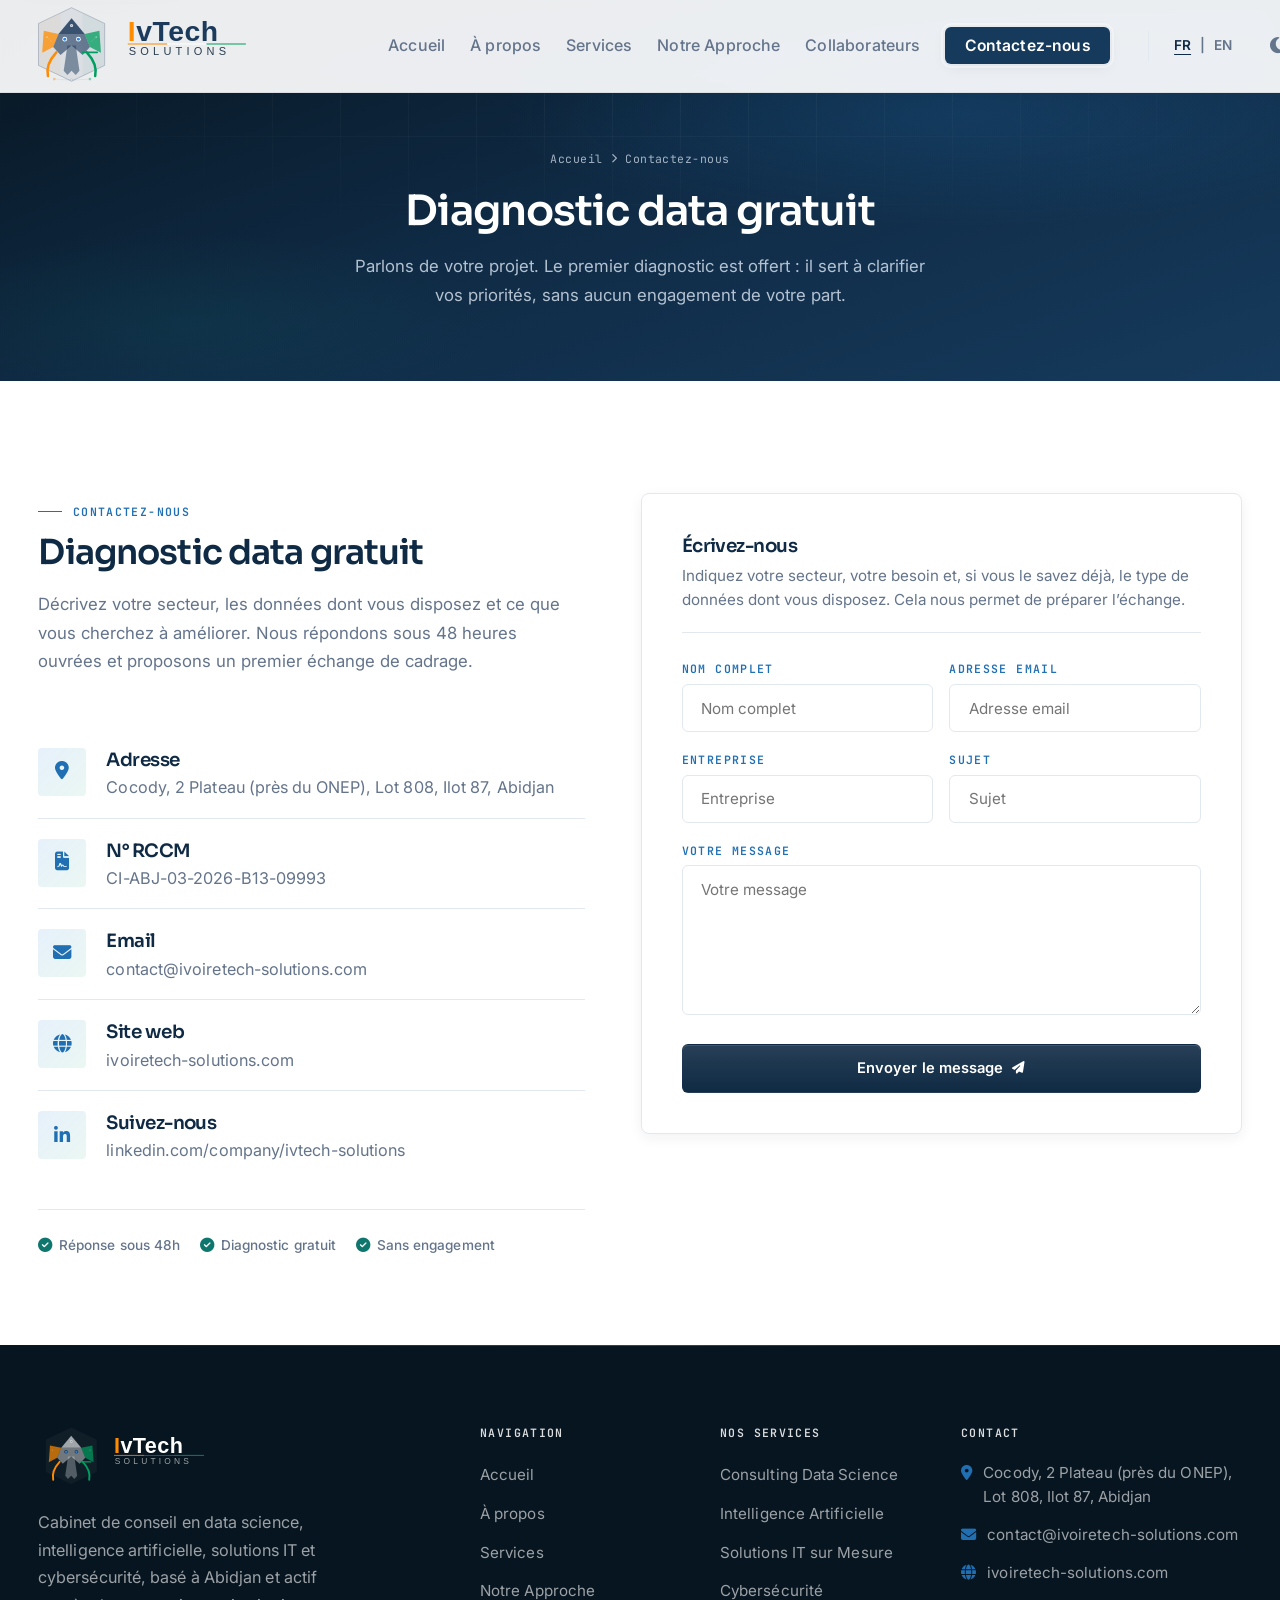
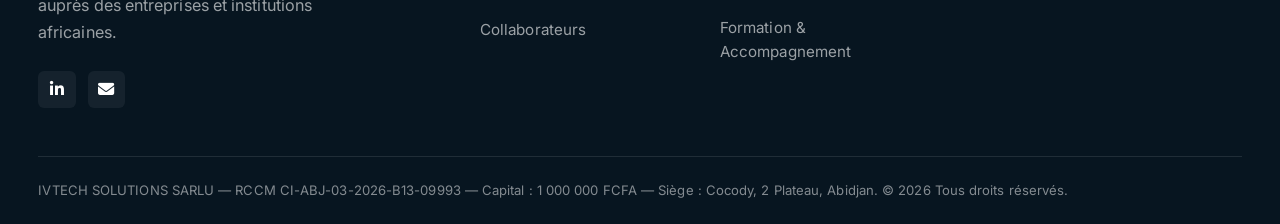
<file: contact.html>
<!DOCTYPE html>
<html lang="fr">
<head>
    <meta charset="UTF-8">
    <meta name="viewport" content="width=device-width, initial-scale=1.0">
    <title>Contact — Ivoire Tech Solutions à Abidjan</title>
    <meta name="description" content="Contactez Ivoire Tech Solutions à Abidjan pour un diagnostic data, IA, IT ou cybersécurité. Premier échange offert, sans engagement.">
    <meta name="author" content="Ivoire Tech Solutions">
    <meta name="robots" content="index, follow, max-image-preview:large, max-snippet:-1, max-video-preview:-1">
    <meta name="theme-color" content="#1B3A5C">
    <link rel="canonical" href="https://ivoiretech-solutions.com/contact.html">
    <link rel="alternate" hreflang="fr" href="https://ivoiretech-solutions.com/contact.html">
    <link rel="alternate" hreflang="x-default" href="https://ivoiretech-solutions.com/contact.html">

    <!-- Google Analytics 4 -->
    <script async src="https://www.googletagmanager.com/gtag/js?id=G-QCHPCYMG7C"></script>
    <script>
      window.dataLayer = window.dataLayer || [];
      function gtag(){dataLayer.push(arguments);}
      gtag('js', new Date());
      gtag('config', 'G-QCHPCYMG7C');
    </script>

    <!-- Open Graph / Twitter -->
    <meta property="og:type" content="website">
    <meta property="og:title" content="Contact — Ivoire Tech Solutions à Abidjan">
    <meta property="og:image:alt" content="Contact Ivoire Tech Solutions à Abidjan">
    <meta property="og:description" content="Parlons de votre projet. Le premier diagnostic est offert, sans engagement.">
    <meta property="og:url" content="https://ivoiretech-solutions.com/contact.html">
    <meta property="og:image" content="https://ivoiretech-solutions.com/assets/images/og-banner.jpg">
    <meta property="og:image:width" content="1200">
    <meta property="og:image:height" content="630">
    <meta property="og:locale" content="fr_FR">
    <meta name="twitter:card" content="summary_large_image">
    <meta name="twitter:title" content="Contact — Ivoire Tech Solutions à Abidjan">
    <meta name="twitter:description" content="Parlons de votre projet. Le premier diagnostic est offert, sans engagement.">
    <meta name="twitter:image" content="https://ivoiretech-solutions.com/assets/images/og-banner.jpg">

    <!-- Favicon -->
    <link rel="icon" type="image/svg+xml" href="assets/images/IvTech-Logo-Favicon.svg">
    <link rel="icon" type="image/png" sizes="32x32" href="assets/images/IvTech-Logo-Favicon.png">
    <link rel="apple-touch-icon" href="assets/images/apple-touch-icon.png">

    <!-- Fonts -->
    <link rel="preconnect" href="https://fonts.googleapis.com">
    <link rel="preconnect" href="https://fonts.gstatic.com" crossorigin>
    <link href="https://fonts.googleapis.com/css2?family=Inter:wght@400;500;600;700&family=JetBrains+Mono:wght@400;500;600&family=Sora:wght@600;700;800&display=swap" rel="stylesheet">

    <link rel="preconnect" href="https://cdnjs.cloudflare.com" crossorigin>

    <!-- Font Awesome -->
    <link rel="stylesheet" href="https://cdnjs.cloudflare.com/ajax/libs/font-awesome/6.5.1/css/all.min.css">

    <!-- CSS -->
    <link rel="stylesheet" href="assets/css/style.css?v=20260823-clean">

    <!-- Données structurées -->
    <script type="application/ld+json">
    {
      "@context": "https://schema.org",
      "@type": "ContactPage",
      "name": "Contact cabinet data & IA — Ivoire Tech Solutions | Abidjan",
      "description": "Contactez Ivoire Tech Solutions pour un diagnostic data gratuit. Cabinet de data science, IA et solutions IT basé à Abidjan.",
      "url": "https://ivoiretech-solutions.com/contact.html",
      "isPartOf": { "@type": "WebSite", "name": "Ivoire Tech Solutions", "url": "https://ivoiretech-solutions.com/" },
      "publisher": {
        "@type": "Organization",
        "name": "Ivoire Tech Solutions",
        "logo": "https://ivoiretech-solutions.com/assets/images/IvTech-Logo-Symbole-Couleur.svg"
      }
    }
    </script>
</head>
<body>
    <a class="skip-link" href="#main-content">Aller au contenu</a>
    <header class="header" id="header">
        <div class="container">
            <nav class="nav" aria-label="Navigation principale">
                <a href="index.html" class="nav__logo" aria-label="Accueil Ivoire Tech Solutions">
                    <img src="assets/images/IvTech-Logo-Horizontal-Couleur.svg" alt="Ivoire Tech Solutions" width="220" height="82" decoding="async">
                </a>
                <div class="nav__menu" id="nav-menu">
                    <ul class="nav__list">
                        <li class="nav__item"><a href="index.html" class="nav__link" data-i18n="nav_home">Accueil</a></li>
                        <li class="nav__item"><a href="a-propos.html" class="nav__link" data-i18n="nav_about">À propos</a></li>
                        <li class="nav__item"><a href="services.html" class="nav__link" data-i18n="nav_services">Services</a></li>
                        <li class="nav__item"><a href="approche.html" class="nav__link" data-i18n="nav_approach">Notre Approche</a></li>
                        <li class="nav__item"><a href="collaborateurs.html" class="nav__link" data-i18n="nav_team">Collaborateurs</a></li>
                        <li class="nav__item"><a href="contact.html" class="nav__link nav__cta active" data-i18n="nav_contact">Contactez-nous</a></li>
                        <li class="nav__item">
                            <div class="nav__lang" role="group" aria-label="Langue">
                                <button type="button" class="lang__link" data-lang="fr" onclick="setLanguage('fr')">FR</button>
                                <span class="nav__lang-sep" aria-hidden="true">|</span>
                                <button type="button" class="lang__link" data-lang="en" onclick="setLanguage('en')">EN</button>
                            </div>
                        </li>
                        <li class="nav__item"><button type="button" class="nav__theme" id="theme-button" aria-label="Activer le thème sombre"><i class="fas fa-moon" aria-hidden="true"></i></button></li>
                    </ul>
                    <button type="button" class="nav__close" id="nav-close" aria-label="Fermer le menu"><i class="fas fa-times" aria-hidden="true"></i></button>
                </div>
                <button type="button" class="nav__toggle" id="nav-toggle" aria-label="Ouvrir le menu" aria-controls="nav-menu" aria-expanded="false"><i class="fas fa-bars" aria-hidden="true"></i></button>
            </nav>
        </div>
    </header>

    <main id="main-content">
        <section class="page-hero">
            <div class="container">
                <div class="breadcrumb"><a href="index.html" data-i18n="nav_home">Accueil</a> <i class="fas fa-chevron-right" style="font-size:0.6rem;"></i> <span data-i18n="nav_contact">Contactez-nous</span></div>
                <h1 data-i18n="sec_cont_t">Diagnostic data gratuit</h1>
                <p data-i18n="contact_hero_d">Parlons de votre projet. Le premier diagnostic est offert : il sert à clarifier vos priorités, sans aucun engagement de votre part.</p>
            </div>
        </section>

        <section class="section bg-white">
            <div class="container">
                <div class="contact__grid">
                    <div class="contact__info" data-aos="fade-right">
                        <div class="section__header section__header--left">
                            <span class="section__subtitle" data-i18n="sec_cont_sub">Contactez-nous</span>
                            <h2 class="section__title" data-i18n="sec_cont_t">Diagnostic data gratuit</h2>
                            <p class="section__description section__description--left" data-i18n="sec_cont_d">Décrivez votre secteur, les données dont vous disposez et ce que vous cherchez à améliorer. Nous répondons sous 48 heures ouvrées et proposons un premier échange de cadrage.</p>
                        </div>
                        <div class="contact__details">
                            <div class="contact__item">
                                <div class="contact__icon"><i class="fas fa-map-marker-alt"></i></div>
                                <div class="contact__text">
                                    <h4 data-i18n="cont_addr">Adresse</h4>
                                    <p data-i18n="cont_addr_v">Cocody, 2 Plateau (près du ONEP), Lot 808, Ilot 87, Abidjan</p>
                                </div>
                            </div>
                            <div class="contact__item">
                                <div class="contact__icon"><i class="fas fa-file-contract"></i></div>
                                <div class="contact__text">
                                    <h4 data-i18n="cont_rccm">N° RCCM</h4>
                                    <p data-i18n="cont_rccm_v">CI-ABJ-03-2026-B13-09993</p>
                                </div>
                            </div>
                            <div class="contact__item">
                                <div class="contact__icon"><i class="fas fa-envelope"></i></div>
                                <div class="contact__text">
                                    <h4 data-i18n="cont_email">Email</h4>
                                    <p><a href="#" class="js-protected-email" data-e="=02bj5ycu9Wa0VHbvNXLoNWZ0Vmcp9mdpBEdjFGdu92Y" data-show-text></a></p>
                                </div>
                            </div>
                            <div class="contact__item">
                                <div class="contact__icon"><i class="fas fa-globe"></i></div>
                                <div class="contact__text">
                                    <h4 data-i18n="cont_web">Site web</h4>
                                    <p><a href="https://ivoiretech-solutions.com">ivoiretech-solutions.com</a></p>
                                </div>
                            </div>
                            <div class="contact__item">
                                <div class="contact__icon"><i class="fab fa-linkedin-in"></i></div>
                                <div class="contact__text">
                                    <h4 data-i18n="cont_follow">Suivez-nous</h4>
                                    <p><a href="https://linkedin.com/company/ivtech-solutions" target="_blank" rel="noopener">linkedin.com/company/ivtech-solutions</a></p>
                                </div>
                            </div>
                        </div>
                        <div class="contact-trust">
                            <span><i class="fas fa-check-circle"></i> <span data-i18n="contact_trust1">Réponse sous 48h</span></span>
                            <span><i class="fas fa-check-circle"></i> <span data-i18n="contact_trust2">Diagnostic gratuit</span></span>
                            <span><i class="fas fa-check-circle"></i> <span data-i18n="contact_trust3">Sans engagement</span></span>
                        </div>
                    </div>

                    <div class="contact__form" data-aos="fade-left">
                        <div class="contact__form-head">
                            <h3 data-i18n="form_head_t">Écrivez-nous</h3>
                            <p data-i18n="form_head_d">Indiquez votre secteur, votre besoin et, si vous le savez déjà, le type de données dont vous disposez. Cela nous permet de préparer l’échange.</p>
                        </div>
                        <form action="#" method="POST" id="contactForm" novalidate>
                            <input type="hidden" name="_form_ts" value="">
                            <div class="form__hp" aria-hidden="true">
                                <label for="website">Ne pas remplir</label>
                                <input type="text" name="website" id="website" tabindex="-1" autocomplete="off">
                            </div>
                            <div class="form__row">
                                <div class="form__group">
                                    <label class="form__label" for="name" data-i18n="form_name">Nom complet</label>
                                    <input type="text" name="name" id="name" class="form__control" required autocomplete="name" data-i18n-attr="placeholder:form_name" placeholder="Nom complet">
                                </div>
                                <div class="form__group">
                                    <label class="form__label" for="email" data-i18n="form_email">Adresse email</label>
                                    <input type="email" name="email" id="email" class="form__control" required autocomplete="email" data-i18n-attr="placeholder:form_email" placeholder="Adresse email">
                                </div>
                            </div>
                            <div class="form__row">
                                <div class="form__group">
                                    <label class="form__label" for="company" data-i18n="form_company">Entreprise</label>
                                    <input type="text" name="company" id="company" class="form__control" autocomplete="organization" data-i18n-attr="placeholder:form_company" placeholder="Entreprise">
                                </div>
                                <div class="form__group">
                                    <label class="form__label" for="subject" data-i18n="form_subject">Sujet</label>
                                    <input type="text" name="subject" id="subject" class="form__control" required data-i18n-attr="placeholder:form_subject" placeholder="Sujet">
                                </div>
                            </div>
                            <div class="form__group">
                                <label class="form__label" for="message" data-i18n="form_message">Votre message</label>
                                <textarea name="message" id="message" class="form__control" rows="5" required data-i18n-attr="placeholder:form_message" placeholder="Votre message"></textarea>
                            </div>
                            <div class="form__submit">
                                <button type="submit" class="btn btn--primary"><span data-i18n="form_send">Envoyer le message</span> <i class="fas fa-paper-plane" aria-hidden="true"></i></button>
                            </div>
                            <div class="form__status" id="form-status" role="status" aria-live="polite"></div>
                        </form>
                    </div>
                </div>
            </div>
        </section>
    </main>

    <footer class="footer">
        <div class="container">
            <div class="footer__top">
                <div class="footer__about" data-aos="fade-up">
                    <a href="index.html" class="footer__logo"><img src="assets/images/IvTech-Logo-Horizontal-FondSombre.svg" alt="Ivoire Tech Solutions"></a>
                    <p data-i18n="ft_desc">Cabinet de conseil en data science, intelligence artificielle, solutions IT et cybersécurité, basé à Abidjan et actif auprès des entreprises et institutions africaines.</p>
                    <div class="footer__social">
                        <a href="https://linkedin.com/company/ivtech-solutions" target="_blank" rel="noopener" aria-label="LinkedIn"><i class="fab fa-linkedin-in"></i></a>
                        <a href="#" class="js-protected-email" data-e="=02bj5ycu9Wa0VHbvNXLoNWZ0Vmcp9mdpBEdjFGdu92Y" aria-label="Email"><i class="fas fa-envelope"></i></a>
                    </div>
                </div>
                <div class="footer__links" data-aos="fade-up" data-aos-delay="80">
                    <h3 class="footer__title" data-i18n="ft_links">Navigation</h3>
                    <ul class="footer__list">
                        <li><a href="index.html" data-i18n="nav_home">Accueil</a></li>
                        <li><a href="a-propos.html" data-i18n="nav_about">À propos</a></li>
                        <li><a href="services.html" data-i18n="nav_services">Services</a></li>
                        <li><a href="approche.html" data-i18n="nav_approach">Notre Approche</a></li>
                        <li><a href="collaborateurs.html" data-i18n="nav_team">Collaborateurs</a></li>
                    </ul>
                </div>
                <div class="footer__services" data-aos="fade-up" data-aos-delay="160">
                    <h3 class="footer__title" data-i18n="ft_srv">Nos services</h3>
                    <ul class="footer__list">
                        <li><a href="services.html#data-science" data-i18n="srv1_t">Consulting Data Science</a></li>
                        <li><a href="services.html#ia" data-i18n="srv2_t">Intelligence Artificielle</a></li>
                        <li><a href="services.html#it" data-i18n="srv3_t">Solutions IT sur Mesure</a></li>
                        <li><a href="services.html#cybersecurite" data-i18n="srv5_t">Cybersécurité</a></li>
                        <li><a href="services.html#formation" data-i18n="srv4_t">Formation & Accompagnement</a></li>
                    </ul>
                </div>
                <div class="footer__contact" data-aos="fade-up" data-aos-delay="240">
                    <h3 class="footer__title" data-i18n="ft_contact">Contact</h3>
                    <div class="footer__contact-item"><i class="fas fa-map-marker-alt"></i><span data-i18n="cont_addr_v">Cocody, 2 Plateau (près du ONEP), Lot 808, Ilot 87, Abidjan</span></div>
                    <div class="footer__contact-item"><i class="fas fa-envelope"></i><a href="#" class="js-protected-email" data-e="=02bj5ycu9Wa0VHbvNXLoNWZ0Vmcp9mdpBEdjFGdu92Y" data-show-text></a></div>
                    <div class="footer__contact-item"><i class="fas fa-globe"></i><a href="https://ivoiretech-solutions.com">ivoiretech-solutions.com</a></div>
                </div>
            </div>
            <div class="footer__bottom">
                <div class="footer__copyright">
                    <span data-i18n="ft_copy">IVTECH SOLUTIONS SARLU — RCCM CI-ABJ-03-2026-B13-09993 — Capital : 1 000 000 FCFA — Siège : Cocody, 2 Plateau, Abidjan.</span>
                    &copy; 2026 <span data-i18n="ft_rights">Tous droits réservés.</span>
                </div>
            </div>
        </div>
    </footer>

    <a href="#" class="scrollup" id="scroll-up" aria-label="Retour en haut"><i class="fas fa-arrow-up"></i></a>
    <script src="assets/js/security.js?v=20260822"></script>
    <script src="assets/js/i18n.js?v=20260904-presence"></script>
    <script src="assets/js/main.js?v=20260823-clean"></script>
</body>
</html>
</file>
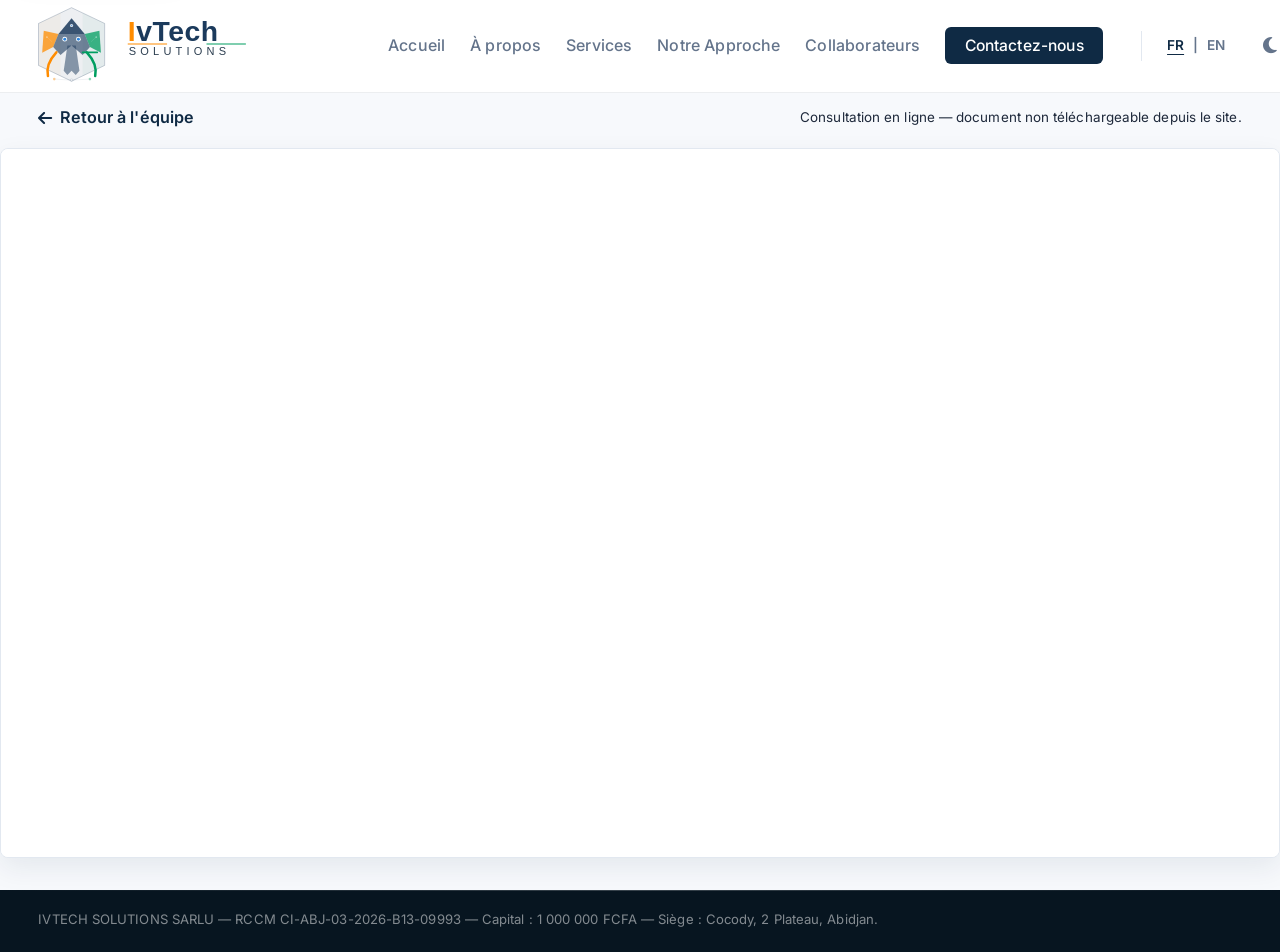
<file: cv-franck-kouassi.html>
<!DOCTYPE html>
<html lang="fr">
<head>
    <meta charset="UTF-8">
    <meta name="viewport" content="width=device-width, initial-scale=1.0">
    <title>CV — Dr. Franck Antelme KOUASSI | Ivoire Tech Solutions</title>
    <meta name="description" content="Curriculum vitae de Dr. Franck Antelme KOUASSI, fondateur d'Ivoire Tech Solutions — Lead Data Science & R&D.">
    <meta name="robots" content="noindex, nofollow">
    <meta name="theme-color" content="#1B3A5C">
    <link rel="icon" type="image/svg+xml" href="assets/images/IvTech-Logo-Favicon.svg">
    <link rel="preconnect" href="https://fonts.googleapis.com">
    <link rel="preconnect" href="https://fonts.gstatic.com" crossorigin>
    <link href="https://fonts.googleapis.com/css2?family=Inter:wght@400;500;600;700&family=Sora:wght@600;700&display=swap" rel="stylesheet">
    <link rel="stylesheet" href="https://cdnjs.cloudflare.com/ajax/libs/font-awesome/6.5.1/css/all.min.css">
    <link rel="stylesheet" href="assets/css/style.css?v=20260825-cvpage">
</head>
<body class="cv-page">
    <a class="skip-link" href="#main-content">Aller au contenu</a>
    <header class="header" id="header">
        <div class="container">
            <nav class="nav" aria-label="Navigation principale">
                <a href="index.html" class="nav__logo" aria-label="Accueil Ivoire Tech Solutions">
                    <img src="assets/images/IvTech-Logo-Horizontal-Couleur.svg" alt="Ivoire Tech Solutions" width="220" height="82" decoding="async">
                </a>
                <div class="nav__menu" id="nav-menu">
                    <ul class="nav__list">
                        <li class="nav__item"><a href="index.html" class="nav__link" data-i18n="nav_home">Accueil</a></li>
                        <li class="nav__item"><a href="a-propos.html" class="nav__link" data-i18n="nav_about">À propos</a></li>
                        <li class="nav__item"><a href="services.html" class="nav__link" data-i18n="nav_services">Services</a></li>
                        <li class="nav__item"><a href="approche.html" class="nav__link" data-i18n="nav_approach">Notre Approche</a></li>
                        <li class="nav__item"><a href="collaborateurs.html" class="nav__link active" data-i18n="nav_team">Collaborateurs</a></li>
                        <li class="nav__item"><a href="contact.html" class="nav__link nav__cta" data-i18n="nav_contact">Contactez-nous</a></li>
                        <li class="nav__item">
                            <div class="nav__lang" role="group" aria-label="Langue">
                                <button type="button" class="lang__link" data-lang="fr" onclick="setLanguage('fr')">FR</button>
                                <span class="nav__lang-sep" aria-hidden="true">|</span>
                                <button type="button" class="lang__link" data-lang="en" onclick="setLanguage('en')">EN</button>
                            </div>
                        </li>
                        <li class="nav__item"><button type="button" class="nav__theme" id="theme-button" aria-label="Activer le thème sombre"><i class="fas fa-moon" aria-hidden="true"></i></button></li>
                    </ul>
                    <button type="button" class="nav__close" id="nav-close" aria-label="Fermer le menu"><i class="fas fa-times" aria-hidden="true"></i></button>
                </div>
                <button type="button" class="nav__toggle" id="nav-toggle" aria-label="Ouvrir le menu" aria-controls="nav-menu" aria-expanded="false"><i class="fas fa-bars" aria-hidden="true"></i></button>
            </nav>
        </div>
    </header>

    <main id="main-content" class="cv-page__main">
        <div class="container cv-page__toolbar">
            <a href="collaborateurs.html#franck-kouassi" class="cv-page__back"><i class="fas fa-arrow-left" aria-hidden="true"></i> <span data-i18n="cv_back_team">Retour à l'équipe</span></a>
            <p class="cv-page__note" data-i18n="cv_view_only">Consultation en ligne — document non téléchargeable depuis le site.</p>
        </div>
        <div class="cv-page__viewer" id="cv-viewer" aria-label="Curriculum vitae">
            <iframe
                class="cv-page__frame"
                src="assets/colaborateurs/cv/Cv-KOUASSI-Franck-updated.pdf?v=20260825#view=FitH&amp;toolbar=0&amp;navpanes=0"
                title="CV Dr. Franck Antelme KOUASSI"
                loading="lazy"
                referrerpolicy="same-origin"
            ></iframe>
        </div>
    </main>

    <footer class="footer footer--compact">
        <div class="container">
            <div class="footer__bottom">
                <div class="footer__copyright">
                    <span data-i18n="ft_copy">IVTECH SOLUTIONS SARLU — RCCM CI-ABJ-03-2026-B13-09993 — Capital : 1 000 000 FCFA — Siège : Cocody, 2 Plateau, Abidjan.</span>
                </div>
            </div>
        </div>
    </footer>

    <script src="assets/js/security.js?v=20260822"></script>
    <script src="assets/js/i18n.js?v=20260825-cvpage"></script>
    <script src="assets/js/main.js?v=20260825-cvpage"></script>
    <script src="assets/js/cv-viewer.js?v=20260825"></script>
</body>
</html>
</file>
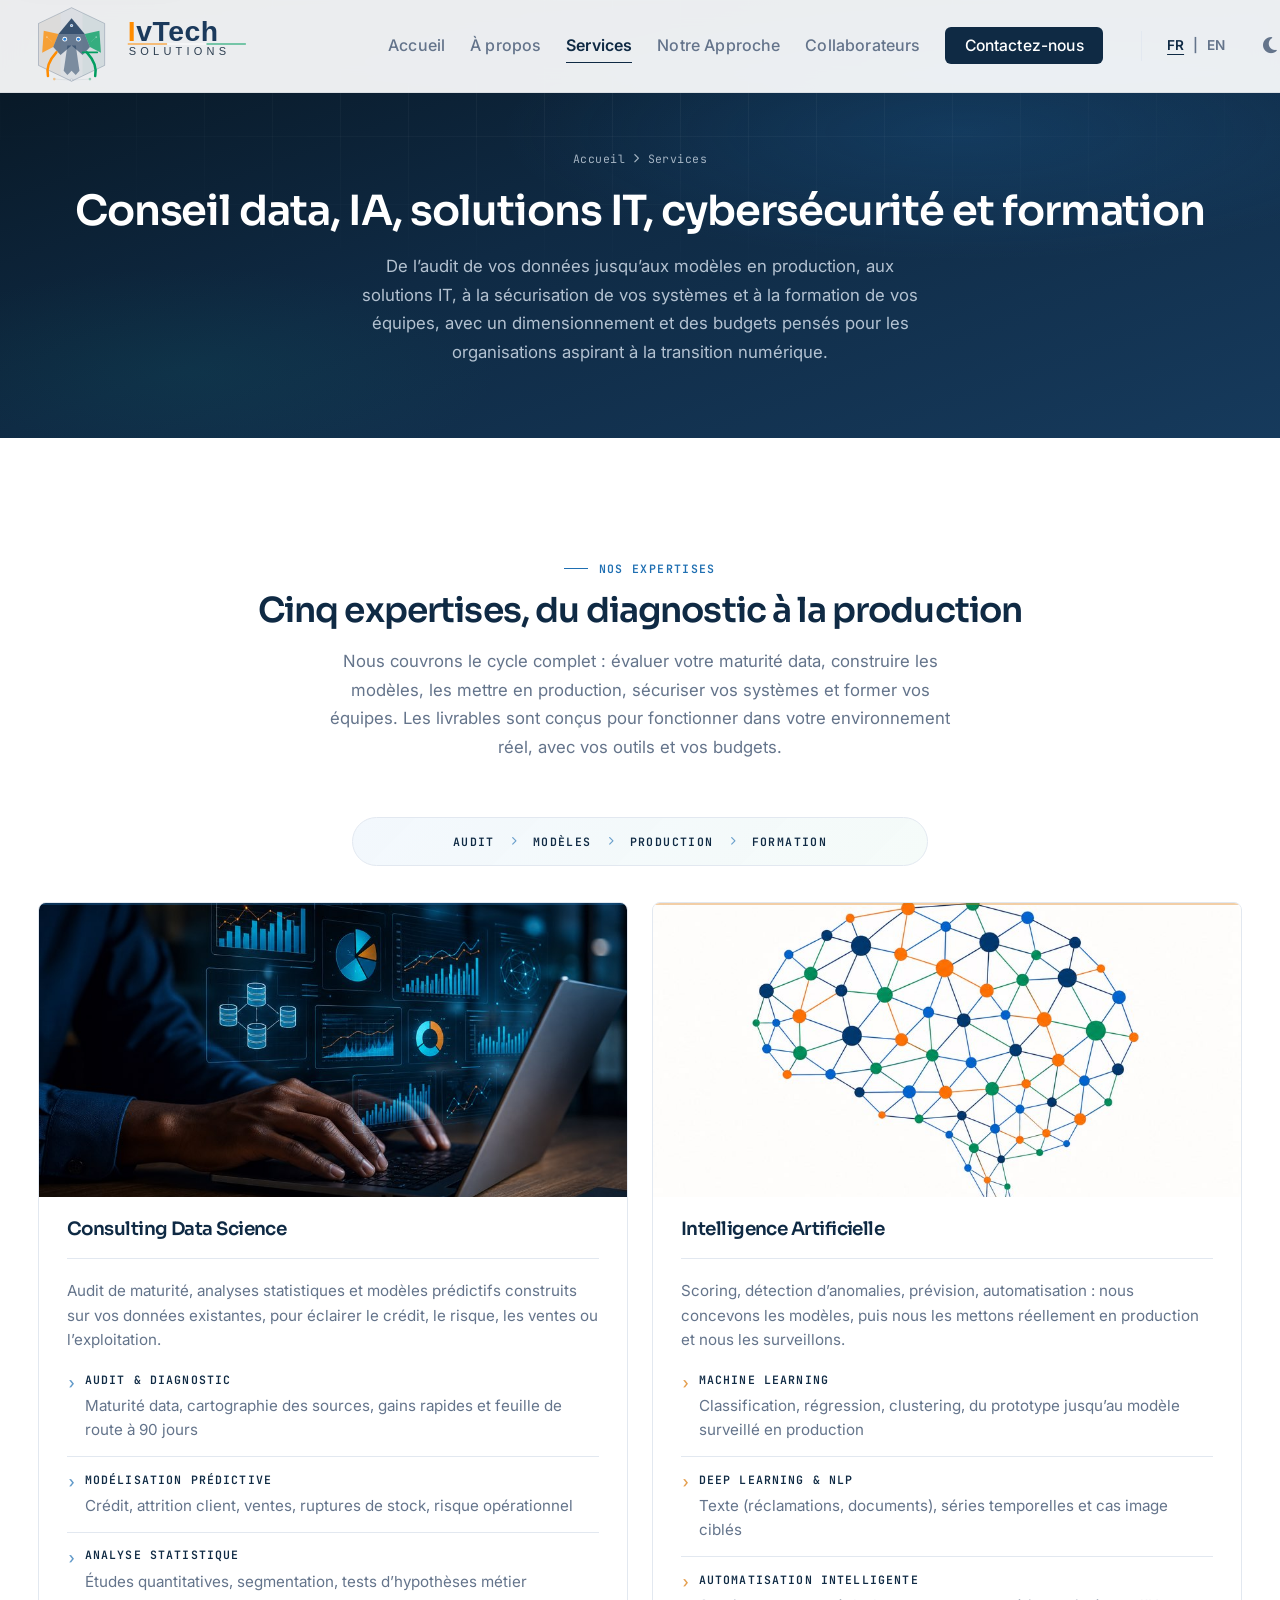
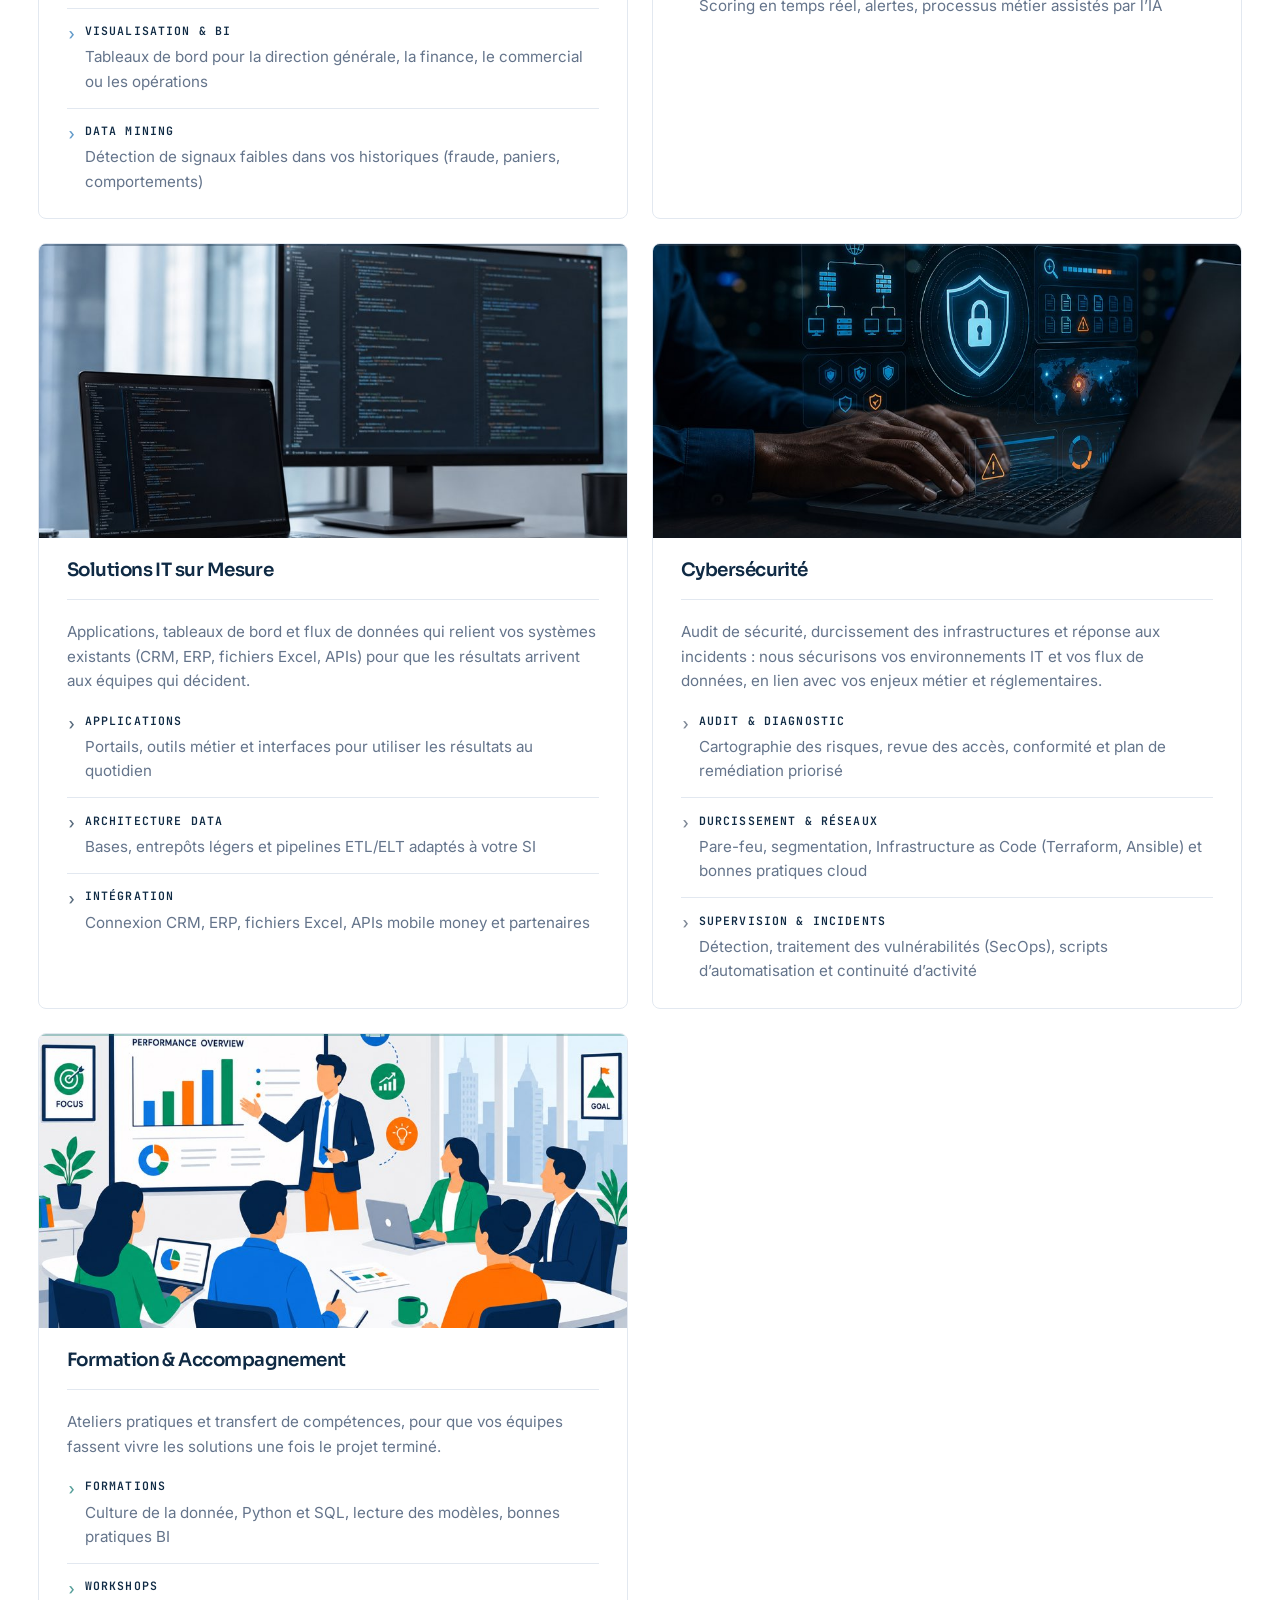
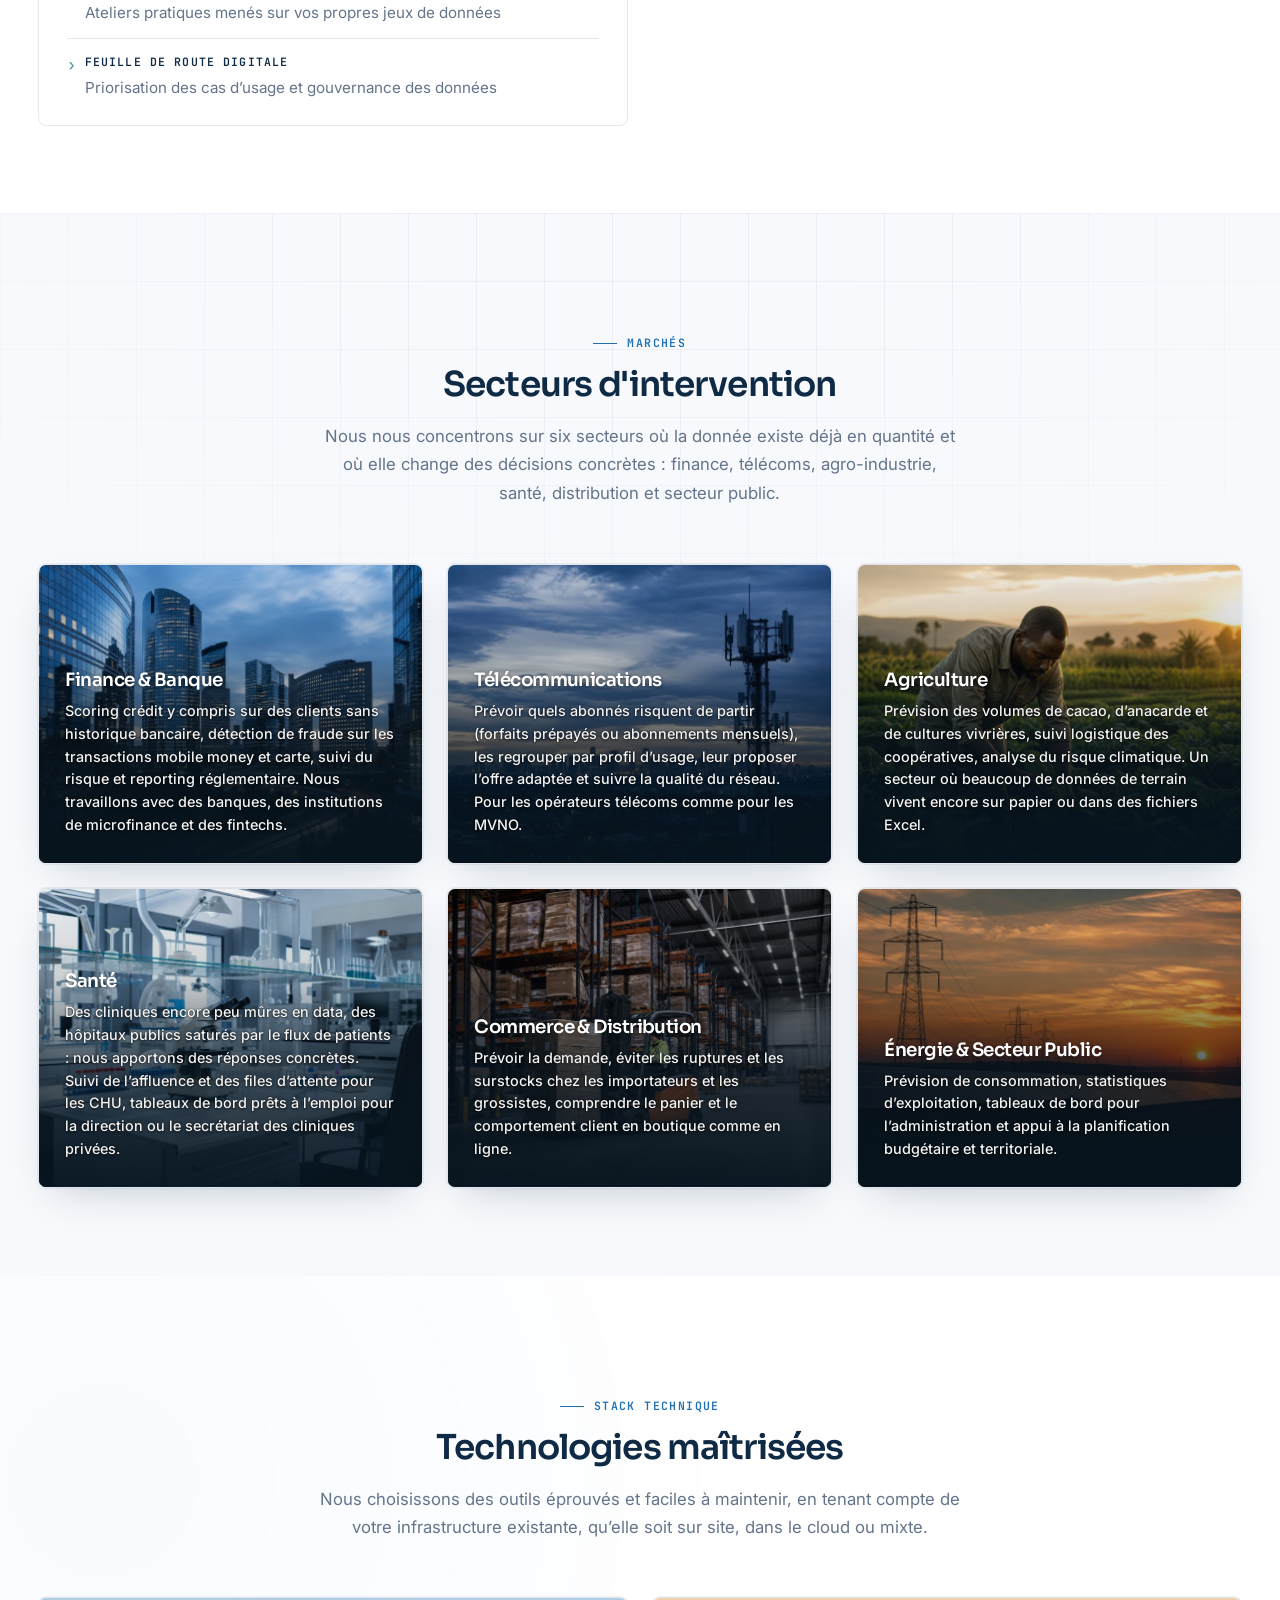
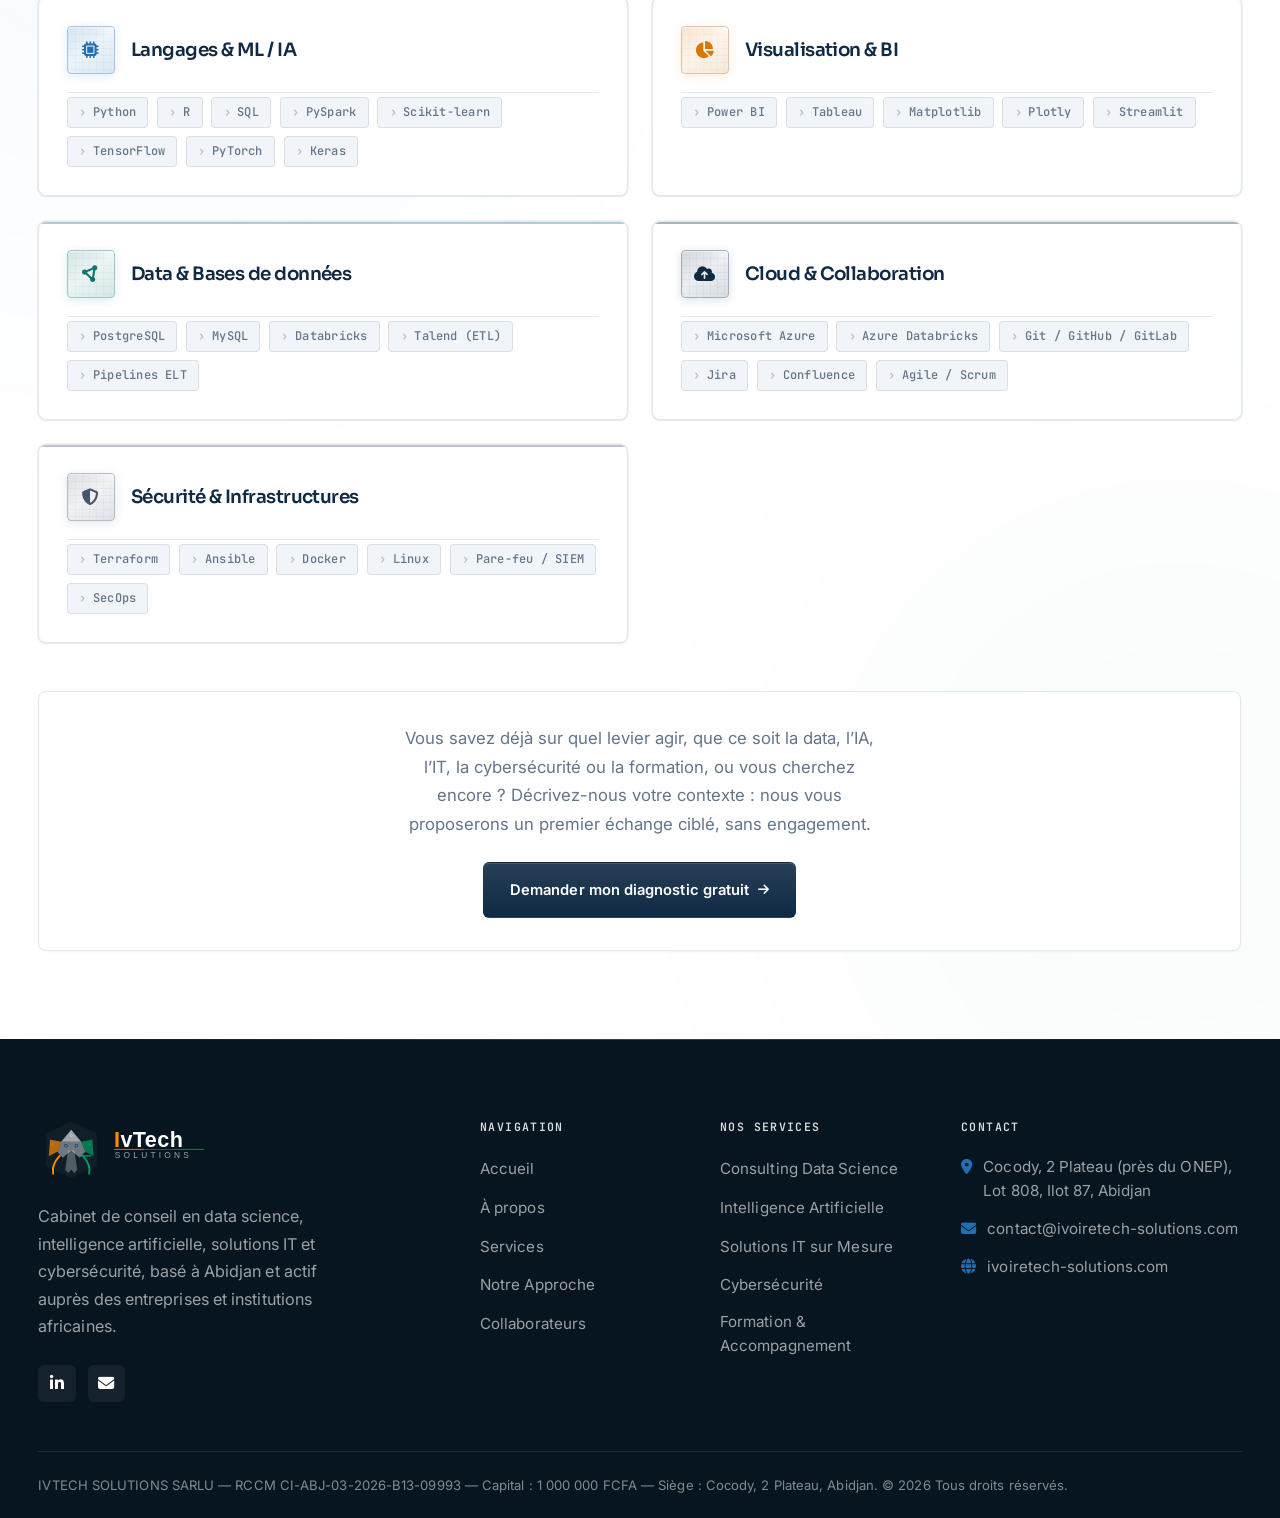
<file: services.html>
<!DOCTYPE html>
<html lang="fr">
<head>
    <meta charset="UTF-8">
    <meta name="viewport" content="width=device-width, initial-scale=1.0">
    <title>Cabinet data science et IA à Abidjan — Services | Ivoire Tech Solutions</title>
    <meta name="description" content="Consulting data science, intelligence artificielle, solutions IT, cybersécurité et formation à Abidjan : les expertises d'Ivoire Tech Solutions.">
    <meta name="author" content="Ivoire Tech Solutions">
    <meta name="robots" content="index, follow, max-image-preview:large, max-snippet:-1, max-video-preview:-1">
    <meta name="theme-color" content="#1B3A5C">
    <link rel="canonical" href="https://ivoiretech-solutions.com/services.html">
    <link rel="alternate" hreflang="fr" href="https://ivoiretech-solutions.com/services.html">
    <link rel="alternate" hreflang="x-default" href="https://ivoiretech-solutions.com/services.html">

    <!-- Google Analytics 4 -->
    <script async src="https://www.googletagmanager.com/gtag/js?id=G-QCHPCYMG7C"></script>
    <script>
      window.dataLayer = window.dataLayer || [];
      function gtag(){dataLayer.push(arguments);}
      gtag('js', new Date());
      gtag('config', 'G-QCHPCYMG7C');
    </script>

    <!-- Open Graph / Twitter -->
    <meta property="og:type" content="website">
    <meta property="og:title" content="Services data, IA et cybersécurité — Ivoire Tech Solutions">
    <meta property="og:description" content="Data science, IA, solutions IT, cybersécurité et formation à Abidjan.">
    <meta property="og:image:alt" content="Services Ivoire Tech Solutions — data science et IA à Abidjan">
    <meta property="og:url" content="https://ivoiretech-solutions.com/services.html">
    <meta property="og:image" content="https://ivoiretech-solutions.com/assets/images/og-banner.jpg">
    <meta property="og:image:width" content="1200">
    <meta property="og:image:height" content="630">
    <meta property="og:locale" content="fr_FR">
    <meta name="twitter:card" content="summary_large_image">
    <meta name="twitter:title" content="Services data, IA et cybersécurité — Ivoire Tech Solutions">
    <meta name="twitter:description" content="Data science, IA, solutions IT, cybersécurité et formation à Abidjan.">
    <meta name="twitter:image" content="https://ivoiretech-solutions.com/assets/images/og-banner.jpg">

    <!-- Favicon -->
    <link rel="icon" type="image/svg+xml" href="assets/images/IvTech-Logo-Favicon.svg">
    <link rel="icon" type="image/png" sizes="32x32" href="assets/images/IvTech-Logo-Favicon.png">
    <link rel="apple-touch-icon" href="assets/images/apple-touch-icon.png">

    <!-- Fonts -->
    <link rel="preconnect" href="https://fonts.googleapis.com">
    <link rel="preconnect" href="https://fonts.gstatic.com" crossorigin>
    <link href="https://fonts.googleapis.com/css2?family=Inter:wght@400;500;600;700&family=JetBrains+Mono:wght@400;500;600&family=Sora:wght@600;700;800&display=swap" rel="stylesheet">

    <link rel="preconnect" href="https://cdnjs.cloudflare.com" crossorigin>

    <!-- Font Awesome -->
    <link rel="stylesheet" href="https://cdnjs.cloudflare.com/ajax/libs/font-awesome/6.5.1/css/all.min.css">

    <!-- CSS -->
    <link rel="stylesheet" href="assets/css/style.css?v=20260901-geo">

    <!-- Données structurées -->
    <script type="application/ld+json">
    {
      "@context": "https://schema.org",
      "@type": "WebPage",
      "name": "Data Science, IA & Cybersécurité — Ivoire Tech Solutions | Abidjan",
      "description": "Data Science, Intelligence Artificielle, Solutions IT sur mesure et Formation pour les entreprises africaines. Cabinet basé à Abidjan.",
      "url": "https://ivoiretech-solutions.com/services.html",
      "isPartOf": { "@type": "WebSite", "name": "Ivoire Tech Solutions", "url": "https://ivoiretech-solutions.com/" },
      "publisher": {
        "@type": "Organization",
        "name": "Ivoire Tech Solutions",
        "logo": "https://ivoiretech-solutions.com/assets/images/IvTech-Logo-Symbole-Couleur.svg"
      }
    }
    </script>
    <script type="application/ld+json">
    {
      "@context": "https://schema.org",
      "@type": "FAQPage",
      "mainEntity": [
        {
          "@type": "Question",
          "name": "Combien coûte un projet data science en Côte d'Ivoire ?",
          "acceptedAnswer": {
            "@type": "Answer",
            "text": "Le budget dépend du périmètre (audit, modèle, mise en production). Nous commençons par un diagnostic gratuit à Abidjan pour chiffrer un premier chantier utile, sans engagement."
          }
        },
        {
          "@type": "Question",
          "name": "Quels services propose Ivoire Tech Solutions ?",
          "acceptedAnswer": {
            "@type": "Answer",
            "text": "Ivoire Tech Solutions propose du consulting data science, intelligence artificielle, solutions IT sur mesure, cybersécurité et formation, basé à Abidjan, Côte d'Ivoire."
          }
        },
        {
          "@type": "Question",
          "name": "Dans quels secteurs intervenez-vous ?",
          "acceptedAnswer": {
            "@type": "Answer",
            "text": "Banques et finance, télécoms, agro-industrie, santé, distribution et secteur public, en Côte d'Ivoire et en Afrique de l'Ouest."
          }
        },
        {
          "@type": "Question",
          "name": "Proposez-vous un premier diagnostic gratuit ?",
          "acceptedAnswer": {
            "@type": "Answer",
            "text": "Oui. Ivoire Tech Solutions propose un premier diagnostic data gratuit et sans engagement pour évaluer votre maturité data et identifier vos priorités."
          }
        },
        {
          "@type": "Question",
          "name": "Proposez-vous des formations sur site ?",
          "acceptedAnswer": {
            "@type": "Answer",
            "text": "Oui. Nous organisons des formations et ateliers sur site à Abidjan, ainsi qu’un accompagnement des équipes pour qu’elles puissent faire tourner les livrables après la mission."
          }
        },
        {
          "@type": "Question",
          "name": "Intervenez-vous hors de la Côte d'Ivoire ?",
          "acceptedAnswer": {
            "@type": "Answer",
            "text": "Oui. Le cabinet est basé à Abidjan et intervient en Côte d'Ivoire, dans l'espace CDEAO / CEDEAO et plus largement en Afrique, selon le contexte du projet."
          }
        },
        {
          "@type": "Question",
          "name": "IvTech et ivoire-tech-solutions.com, est-ce le même cabinet ?",
          "acceptedAnswer": {
            "@type": "Answer",
            "text": "Oui. Ivoire Tech Solutions est aussi connue sous le nom IvTech. Le domaine ivoire-tech-solutions.com redirige vers le site officiel ivoiretech-solutions.com."
          }
        },
        {
          "@type": "Question",
          "name": "Intervenez-vous aussi sur la digitalisation, au-delà de la data ?",
          "acceptedAnswer": {
            "@type": "Answer",
            "text": "Oui. Nous accompagnons aussi la digitalisation des processus, les applications métier, l'architecture data, l'intégration au système d'information et la cybersécurité."
          }
        }
      ]
    }
    </script>
</head>
<body class="services-page">
    <a class="skip-link" href="#main-content">Aller au contenu</a>
    <header class="header" id="header">
        <div class="container">
            <nav class="nav" aria-label="Navigation principale">
                <a href="index.html" class="nav__logo" aria-label="Accueil Ivoire Tech Solutions">
                    <img src="assets/images/IvTech-Logo-Horizontal-Couleur.svg" alt="Ivoire Tech Solutions" width="220" height="82" decoding="async">
                </a>
                <div class="nav__menu" id="nav-menu">
                    <ul class="nav__list">
                        <li class="nav__item"><a href="index.html" class="nav__link" data-i18n="nav_home">Accueil</a></li>
                        <li class="nav__item"><a href="a-propos.html" class="nav__link" data-i18n="nav_about">À propos</a></li>
                        <li class="nav__item"><a href="services.html" class="nav__link active" data-i18n="nav_services">Services</a></li>
                        <li class="nav__item"><a href="approche.html" class="nav__link" data-i18n="nav_approach">Notre Approche</a></li>
                        <li class="nav__item"><a href="collaborateurs.html" class="nav__link" data-i18n="nav_team">Collaborateurs</a></li>
                        <li class="nav__item"><a href="contact.html" class="nav__link nav__cta" data-i18n="nav_contact">Contactez-nous</a></li>
                        <li class="nav__item">
                            <div class="nav__lang" role="group" aria-label="Langue">
                                <button type="button" class="lang__link" data-lang="fr" onclick="setLanguage('fr')">FR</button>
                                <span class="nav__lang-sep" aria-hidden="true">|</span>
                                <button type="button" class="lang__link" data-lang="en" onclick="setLanguage('en')">EN</button>
                            </div>
                        </li>
                        <li class="nav__item"><button type="button" class="nav__theme" id="theme-button" aria-label="Activer le thème sombre"><i class="fas fa-moon" aria-hidden="true"></i></button></li>
                    </ul>
                    <button type="button" class="nav__close" id="nav-close" aria-label="Fermer le menu"><i class="fas fa-times" aria-hidden="true"></i></button>
                </div>
                <button type="button" class="nav__toggle" id="nav-toggle" aria-label="Ouvrir le menu" aria-controls="nav-menu" aria-expanded="false"><i class="fas fa-bars" aria-hidden="true"></i></button>
            </nav>
        </div>
    </header>

    <main id="main-content">
        <section class="page-hero">
            <div class="container">
                <div class="breadcrumb"><a href="index.html" data-i18n="nav_home">Accueil</a> <i class="fas fa-chevron-right" style="font-size:0.6rem;"></i> <span data-i18n="nav_services">Services</span></div>
                <h1 data-i18n="services_hero_t">Conseil data, IA, solutions IT, cybersécurité et formation</h1>
                <p data-i18n="services_hero_d">De l’audit de vos données jusqu’aux modèles en production, aux solutions IT, à la sécurisation de vos systèmes et à la formation de vos équipes, avec un dimensionnement et des budgets pensés pour les organisations aspirant à la transition numérique.</p>
            </div>
        </section>

        <section class="section bg-white">
            <div class="container">
                <div class="section__header" data-aos="fade-up">
                    <span class="section__subtitle" data-i18n="sec_exp">Nos expertises</span>
                    <h2 class="section__title" data-i18n="sec_srv">Cinq expertises, du diagnostic à la production</h2>
                    <p class="section__description" data-i18n="sec_srv_d">Nous couvrons le cycle complet : évaluer votre maturité data, construire les modèles, les mettre en production et former vos équipes. Les livrables sont conçus pour fonctionner dans votre environnement réel, avec vos outils et vos budgets.</p>
                </div>
                <div class="services__flow" aria-hidden="true" data-aos="fade-up">
                    <span class="services__flow-step">Audit</span>
                    <i class="fas fa-chevron-right"></i>
                    <span class="services__flow-step">Modèles</span>
                    <i class="fas fa-chevron-right"></i>
                    <span class="services__flow-step">Production</span>
                    <i class="fas fa-chevron-right"></i>
                    <span class="services__flow-step">Formation</span>
                </div>
                <div class="services__grid">
                    <article id="data-science" class="service__card service__card--data" data-aos="fade-up">
                        <div class="service__card-media">
                            <img src="assets/images/svc-data-science.jpg" alt="Consulting Data Science" loading="lazy">
                        </div>
                        <div class="service__card-head">
                            <h3 class="service__title" data-i18n="srv1_t">Consulting Data Science</h3>
                        </div>
                        <p class="service__description" data-i18n="srv1_d">Audit de maturité, analyses statistiques et modèles prédictifs construits sur vos données existantes, pour éclairer le crédit, le risque, les ventes ou l’exploitation.</p>
                        <ul class="service__list">
                            <li data-i18n="srv1_li1"><strong>Audit & diagnostic</strong> Maturité data, cartographie des sources, gains rapides et feuille de route à 90 jours</li>
                            <li data-i18n="srv1_li2"><strong>Modélisation prédictive</strong> Crédit, attrition client, ventes, ruptures de stock, risque opérationnel</li>
                            <li data-i18n="srv1_li3"><strong>Analyse statistique</strong> Études quantitatives, segmentation, tests d’hypothèses métier</li>
                            <li data-i18n="srv1_li4"><strong>Visualisation & BI</strong> Tableaux de bord pour la direction générale, la finance, le commercial ou les opérations</li>
                            <li data-i18n="srv1_li5"><strong>Data mining</strong> Détection de signaux faibles dans vos historiques (fraude, paniers, comportements)</li>
                        </ul>
                    </article>
                    <article id="ia" class="service__card service__card--ia" data-aos="fade-up" data-aos-delay="100">
                        <div class="service__card-media">
                            <img src="assets/images/svc-ia.jpg" alt="Intelligence Artificielle" loading="lazy">
                        </div>
                        <div class="service__card-head">
                            <h3 class="service__title" data-i18n="srv2_t">Intelligence Artificielle</h3>
                        </div>
                        <p class="service__description" data-i18n="srv2_d">Scoring, détection d’anomalies, prévision, automatisation : nous concevons les modèles, puis nous les mettons réellement en production et nous les surveillons.</p>
                        <ul class="service__list">
                            <li data-i18n="srv2_li1"><strong>Machine Learning</strong> Classification, régression, clustering, du prototype jusqu’au modèle surveillé en production</li>
                            <li data-i18n="srv2_li2"><strong>Deep Learning & NLP</strong> Texte (réclamations, documents), séries temporelles et cas image ciblés</li>
                            <li data-i18n="srv2_li3"><strong>Automatisation intelligente</strong> Scoring en temps réel, alertes, processus métier assistés par l’IA</li>
                        </ul>
                    </article>
                    <article id="it" class="service__card service__card--it" data-aos="fade-up" data-aos-delay="200">
                        <div class="service__card-media">
                            <img src="assets/images/svc-it.jpg" alt="Solutions IT sur Mesure" loading="lazy">
                        </div>
                        <div class="service__card-head">
                            <h3 class="service__title" data-i18n="srv3_t">Solutions IT sur Mesure</h3>
                        </div>
                        <p class="service__description" data-i18n="srv3_d">Applications, tableaux de bord et flux de données qui relient vos systèmes existants (CRM, ERP, fichiers Excel, APIs) pour que les résultats arrivent aux équipes qui décident.</p>
                        <ul class="service__list">
                            <li data-i18n="srv3_li1"><strong>Applications</strong> Portails, outils métier et interfaces pour utiliser les résultats au quotidien</li>
                            <li data-i18n="srv3_li2"><strong>Architecture data</strong> Bases, entrepôts légers et pipelines ETL/ELT adaptés à votre SI</li>
                            <li data-i18n="srv3_li3"><strong>Intégration</strong> Connexion CRM, ERP, fichiers Excel, APIs mobile money et partenaires</li>
                        </ul>
                    </article>
                    <article id="cybersecurite" class="service__card service__card--cyber" data-aos="fade-up" data-aos-delay="250">
                        <div class="service__card-media">
                            <img src="assets/images/svc-cybersecurite.jpg" alt="Cybersécurité" loading="lazy">
                        </div>
                        <div class="service__card-head">
                            <h3 class="service__title" data-i18n="srv5_t">Cybersécurité</h3>
                        </div>
                        <p class="service__description" data-i18n="srv5_d">Audit de sécurité, durcissement des infrastructures et réponse aux incidents : nous sécurisons vos environnements IT et vos flux de données, en lien avec vos enjeux métier et réglementaires.</p>
                        <ul class="service__list">
                            <li data-i18n="srv5_li1"><strong>Audit & diagnostic</strong> Cartographie des risques, revue des accès, conformité et plan de remédiation priorisé</li>
                            <li data-i18n="srv5_li2"><strong>Durcissement & réseaux</strong> Pare-feu, segmentation, Infrastructure as Code (Terraform, Ansible) et bonnes pratiques cloud</li>
                            <li data-i18n="srv5_li3"><strong>Supervision & incidents</strong> Détection, traitement des vulnérabilités (SecOps), scripts d'automatisation et continuité d'activité</li>
                        </ul>
                    </article>
                    <article id="formation" class="service__card service__card--training" data-aos="fade-up" data-aos-delay="300">
                        <div class="service__card-media">
                            <img src="assets/images/svc-formation.jpg" alt="Formation & Accompagnement" loading="lazy">
                        </div>
                        <div class="service__card-head">
                            <h3 class="service__title" data-i18n="srv4_t">Formation & Accompagnement</h3>
                        </div>
                        <p class="service__description" data-i18n="srv4_d">Ateliers pratiques et transfert de compétences, pour que vos équipes fassent vivre les solutions une fois le projet terminé.</p>
                        <ul class="service__list">
                            <li data-i18n="srv4_li1"><strong>Formations</strong> Culture de la donnée, Python et SQL, lecture des modèles, bonnes pratiques BI</li>
                            <li data-i18n="srv4_li2"><strong>Workshops</strong> Ateliers pratiques menés sur vos propres jeux de données</li>
                            <li data-i18n="srv4_li3"><strong>Feuille de route digitale</strong> Priorisation des cas d’usage et gouvernance des données</li>
                        </ul>
                    </article>
                </div>
            </div>
        </section>

        <section class="section bg-light" id="secteurs">
            <div class="container">
                <div class="section__header" data-aos="fade-up">
                    <span class="section__subtitle" data-i18n="home_sect_sub">Marchés</span>
                    <h2 class="section__title" data-i18n="sec_sect">Secteurs d'intervention</h2>
                    <p class="section__description" data-i18n="sec_sect_d">Nous nous concentrons sur six secteurs où la donnée existe déjà en quantité et où elle change des décisions concrètes : finance, télécoms, agro-industrie, santé, distribution et secteur public.</p>
                </div>
                <div class="grid sectors-grid">
                    <article id="finance" class="media-card media-card--sm media-card--sector" data-aos="fade-up">
                        <img class="media-card__img" src="assets/images/sect-finance.jpg" alt="Finance & Banque" loading="lazy">
                        <span class="media-card__overlay"></span>
                        <div class="media-card__body">
                            <h4 data-i18n="sect1_t">Finance & Banque</h4>
                            <p data-i18n="sect1_d">Scoring crédit y compris sur des clients sans historique bancaire, détection de fraude sur les transactions mobile money et carte, suivi du risque et reporting réglementaire. Nous travaillons avec des banques, des institutions de microfinance et des fintechs.</p>
                        </div>
                    </article>
                    <article id="telecom" class="media-card media-card--sm media-card--sector" data-aos="fade-up" data-aos-delay="80">
                        <img class="media-card__img" src="assets/images/sect-telecom.jpg" alt="Télécommunications" loading="lazy">
                        <span class="media-card__overlay"></span>
                        <div class="media-card__body">
                            <h4 data-i18n="sect2_t">Télécommunications</h4>
                            <p data-i18n="sect2_d">Prévoir quels abonnés risquent de partir (forfaits prépayés ou abonnements mensuels), les regrouper par profil d’usage, leur proposer l’offre adaptée et suivre la qualité du réseau. Pour les opérateurs télécoms comme pour les MVNO.</p>
                        </div>
                    </article>
                    <article id="agri" class="media-card media-card--sm media-card--sector" data-aos="fade-up" data-aos-delay="160">
                        <img class="media-card__img" src="assets/images/sect-agri.jpg" alt="Agriculture" loading="lazy">
                        <span class="media-card__overlay"></span>
                        <div class="media-card__body">
                            <h4 data-i18n="sect3_t">Agriculture</h4>
                            <p data-i18n="sect3_d">Prévision des volumes de cacao, d’anacarde et de cultures vivrières, suivi logistique des coopératives, analyse du risque climatique. Un secteur où beaucoup de données de terrain vivent encore sur papier ou dans des fichiers Excel.</p>
                        </div>
                    </article>
                    <article id="sante" class="media-card media-card--sm media-card--sector" data-aos="fade-up">
                        <img class="media-card__img" src="assets/images/sect-sante.jpg" alt="Santé" loading="lazy">
                        <span class="media-card__overlay"></span>
                        <div class="media-card__body">
                            <h4 data-i18n="sect4_t">Santé</h4>
                            <p data-i18n="sect4_d">Des cliniques encore peu mûres en data, des hôpitaux publics saturés par le flux de patients : nous apportons des réponses concrètes. Suivi de l’affluence et des files d’attente pour les CHU, tableaux de bord prêts à l’emploi pour la direction ou le secrétariat des cliniques privées.</p>
                        </div>
                    </article>
                    <article id="commerce" class="media-card media-card--sm media-card--sector" data-aos="fade-up" data-aos-delay="80">
                        <img class="media-card__img" src="assets/images/sect-commerce.jpg" alt="Commerce & Distribution" loading="lazy">
                        <span class="media-card__overlay"></span>
                        <div class="media-card__body">
                            <h4 data-i18n="sect5_t">Commerce & Distribution</h4>
                            <p data-i18n="sect5_d">Prévoir la demande, éviter les ruptures et les surstocks chez les importateurs et les grossistes, comprendre le panier et le comportement client en boutique comme en ligne.</p>
                        </div>
                    </article>
                    <article id="energie" class="media-card media-card--sm media-card--sector" data-aos="fade-up" data-aos-delay="160">
                        <img class="media-card__img" src="assets/images/sect-energie.jpg" alt="Énergie & Secteur Public" loading="lazy">
                        <span class="media-card__overlay"></span>
                        <div class="media-card__body">
                            <h4 data-i18n="sect6_t">Énergie & Secteur Public</h4>
                            <p data-i18n="sect6_d">Prévision de consommation, statistiques d’exploitation, tableaux de bord pour l’administration et appui à la planification budgétaire et territoriale.</p>
                        </div>
                    </article>
                </div>
            </div>
        </section>

        <section class="section tech-section">
            <div class="container">
                <div class="section__header" data-aos="fade-up">
                    <span class="section__subtitle" data-i18n="sec_tech_sub">Stack technique</span>
                    <h2 class="section__title" data-i18n="sec_tech">Technologies maîtrisées</h2>
                    <p class="section__description" data-i18n="sec_tech_d">Nous choisissons des outils éprouvés et faciles à maintenir, en tenant compte de votre infrastructure existante, qu’elle soit sur site, dans le cloud ou mixte.</p>
                </div>
                <div class="tech-stack">
                    <article class="tech-card tech-card--code" data-aos="fade-up">
                        <div class="tech-card__head">
                            <div class="tech-card__icon" aria-hidden="true"><i class="fas fa-microchip"></i></div>
                            <h3 class="tech-card__title" data-i18n="tech1_t">Langages & ML / IA</h3>
                        </div>
                        <div class="tech-tags">
                            <span class="tech-tag">Python</span>
                            <span class="tech-tag">R</span>
                            <span class="tech-tag">SQL</span>
                            <span class="tech-tag">PySpark</span>
                            <span class="tech-tag">Scikit-learn</span>
                            <span class="tech-tag">TensorFlow</span>
                            <span class="tech-tag">PyTorch</span>
                            <span class="tech-tag">Keras</span>
                        </div>
                    </article>
                    <article class="tech-card tech-card--viz" data-aos="fade-up" data-aos-delay="80">
                        <div class="tech-card__head">
                            <div class="tech-card__icon" aria-hidden="true"><i class="fas fa-chart-pie"></i></div>
                            <h3 class="tech-card__title" data-i18n="tech2_t">Visualisation & BI</h3>
                        </div>
                        <div class="tech-tags">
                            <span class="tech-tag">Power BI</span>
                            <span class="tech-tag">Tableau</span>
                            <span class="tech-tag">Matplotlib</span>
                            <span class="tech-tag">Plotly</span>
                            <span class="tech-tag">Streamlit</span>
                        </div>
                    </article>
                    <article class="tech-card tech-card--data" data-aos="fade-up" data-aos-delay="160">
                        <div class="tech-card__head">
                            <div class="tech-card__icon" aria-hidden="true"><i class="fas fa-circle-nodes"></i></div>
                            <h3 class="tech-card__title" data-i18n="tech3_t">Data & Bases de données</h3>
                        </div>
                        <div class="tech-tags">
                            <span class="tech-tag">PostgreSQL</span>
                            <span class="tech-tag">MySQL</span>
                            <span class="tech-tag">Databricks</span>
                            <span class="tech-tag">Talend (ETL)</span>
                            <span class="tech-tag">Pipelines ELT</span>
                        </div>
                    </article>
                    <article class="tech-card tech-card--cloud" data-aos="fade-up" data-aos-delay="240">
                        <div class="tech-card__head">
                            <div class="tech-card__icon" aria-hidden="true"><i class="fas fa-cloud-arrow-up"></i></div>
                            <h3 class="tech-card__title" data-i18n="tech4_t">Cloud & Collaboration</h3>
                        </div>
                        <div class="tech-tags">
                            <span class="tech-tag">Microsoft Azure</span>
                            <span class="tech-tag">Azure Databricks</span>
                            <span class="tech-tag">Git / GitHub / GitLab</span>
                            <span class="tech-tag">Jira</span>
                            <span class="tech-tag">Confluence</span>
                            <span class="tech-tag">Agile / Scrum</span>
                        </div>
                    </article>
                    <article class="tech-card tech-card--security" data-aos="fade-up" data-aos-delay="320">
                        <div class="tech-card__head">
                            <div class="tech-card__icon" aria-hidden="true"><i class="fas fa-shield-halved"></i></div>
                            <h3 class="tech-card__title" data-i18n="tech5_t">Sécurité & Infrastructures</h3>
                        </div>
                        <div class="tech-tags">
                            <span class="tech-tag">Terraform</span>
                            <span class="tech-tag">Ansible</span>
                            <span class="tech-tag">Docker</span>
                            <span class="tech-tag">Linux</span>
                            <span class="tech-tag">Pare-feu / SIEM</span>
                            <span class="tech-tag">SecOps</span>
                        </div>
                    </article>
                </div>
                <div class="page-cta" data-aos="fade-up">
                    <p data-i18n="services_cta_d">Vous savez déjà sur quel levier agir, que ce soit la data, l’IA, l’IT ou la formation, ou vous cherchez encore ? Décrivez-nous votre contexte : nous vous proposerons un premier échange ciblé, sans engagement.</p>
                    <a href="contact.html" class="btn btn--primary"><span data-i18n="cta_btn">Demander mon diagnostic gratuit</span> <i class="fas fa-arrow-right"></i></a>
                </div>
            </div>
        </section>

    </main>

    <footer class="footer">
        <div class="container">
            <div class="footer__top">
                <div class="footer__about" data-aos="fade-up">
                    <a href="index.html" class="footer__logo"><img src="assets/images/IvTech-Logo-Horizontal-FondSombre.svg" alt="Ivoire Tech Solutions"></a>
                    <p data-i18n="ft_desc">Cabinet de conseil en data science, intelligence artificielle, solutions IT et cybersécurité, basé à Abidjan et actif auprès des entreprises et institutions africaines.</p>
                    <div class="footer__social">
                        <a href="https://linkedin.com/company/ivtech-solutions" target="_blank" rel="noopener" aria-label="LinkedIn"><i class="fab fa-linkedin-in"></i></a>
                        <a href="#" class="js-protected-email" data-e="=02bj5ycu9Wa0VHbvNXLoNWZ0Vmcp9mdpBEdjFGdu92Y" aria-label="Email"><i class="fas fa-envelope"></i></a>
                    </div>
                </div>
                <div class="footer__links" data-aos="fade-up" data-aos-delay="80">
                    <h3 class="footer__title" data-i18n="ft_links">Navigation</h3>
                    <ul class="footer__list">
                        <li><a href="index.html" data-i18n="nav_home">Accueil</a></li>
                        <li><a href="a-propos.html" data-i18n="nav_about">À propos</a></li>
                        <li><a href="services.html" data-i18n="nav_services">Services</a></li>
                        <li><a href="approche.html" data-i18n="nav_approach">Notre Approche</a></li>
                        <li><a href="collaborateurs.html" data-i18n="nav_team">Collaborateurs</a></li>
                    </ul>
                </div>
                <div class="footer__services" data-aos="fade-up" data-aos-delay="160">
                    <h3 class="footer__title" data-i18n="ft_srv">Nos services</h3>
                    <ul class="footer__list">
                        <li><a href="services.html#data-science" data-i18n="srv1_t">Consulting Data Science</a></li>
                        <li><a href="services.html#ia" data-i18n="srv2_t">Intelligence Artificielle</a></li>
                        <li><a href="services.html#it" data-i18n="srv3_t">Solutions IT sur Mesure</a></li>
                        <li><a href="services.html#cybersecurite" data-i18n="srv5_t">Cybersécurité</a></li>
                        <li><a href="services.html#formation" data-i18n="srv4_t">Formation & Accompagnement</a></li>
                    </ul>
                </div>
                <div class="footer__contact" data-aos="fade-up" data-aos-delay="240">
                    <h3 class="footer__title" data-i18n="ft_contact">Contact</h3>
                    <div class="footer__contact-item"><i class="fas fa-map-marker-alt"></i><span data-i18n="cont_addr_v">Cocody, 2 Plateau (près du ONEP), Lot 808, Ilot 87, Abidjan</span></div>
                    <div class="footer__contact-item"><i class="fas fa-envelope"></i><a href="#" class="js-protected-email" data-e="=02bj5ycu9Wa0VHbvNXLoNWZ0Vmcp9mdpBEdjFGdu92Y" data-show-text></a></div>
                    <div class="footer__contact-item"><i class="fas fa-globe"></i><a href="https://ivoiretech-solutions.com">ivoiretech-solutions.com</a></div>
                </div>
            </div>
            <div class="footer__bottom">
                <div class="footer__copyright">
                    <span data-i18n="ft_copy">IVTECH SOLUTIONS SARLU — RCCM CI-ABJ-03-2026-B13-09993 — Capital : 1 000 000 FCFA — Siège : Cocody, 2 Plateau, Abidjan.</span>
                    &copy; 2026 <span data-i18n="ft_rights">Tous droits réservés.</span>
                </div>
            </div>
        </div>
    </footer>

    <a href="#" class="scrollup" id="scroll-up" aria-label="Retour en haut"><i class="fas fa-arrow-up"></i></a>
    <script src="assets/js/security.js?v=20260822"></script>
    <script src="assets/js/i18n.js?v=20260904-presence"></script>
    <script src="assets/js/main.js?v=20260823-clean"></script>
</body>
</html>
</file>
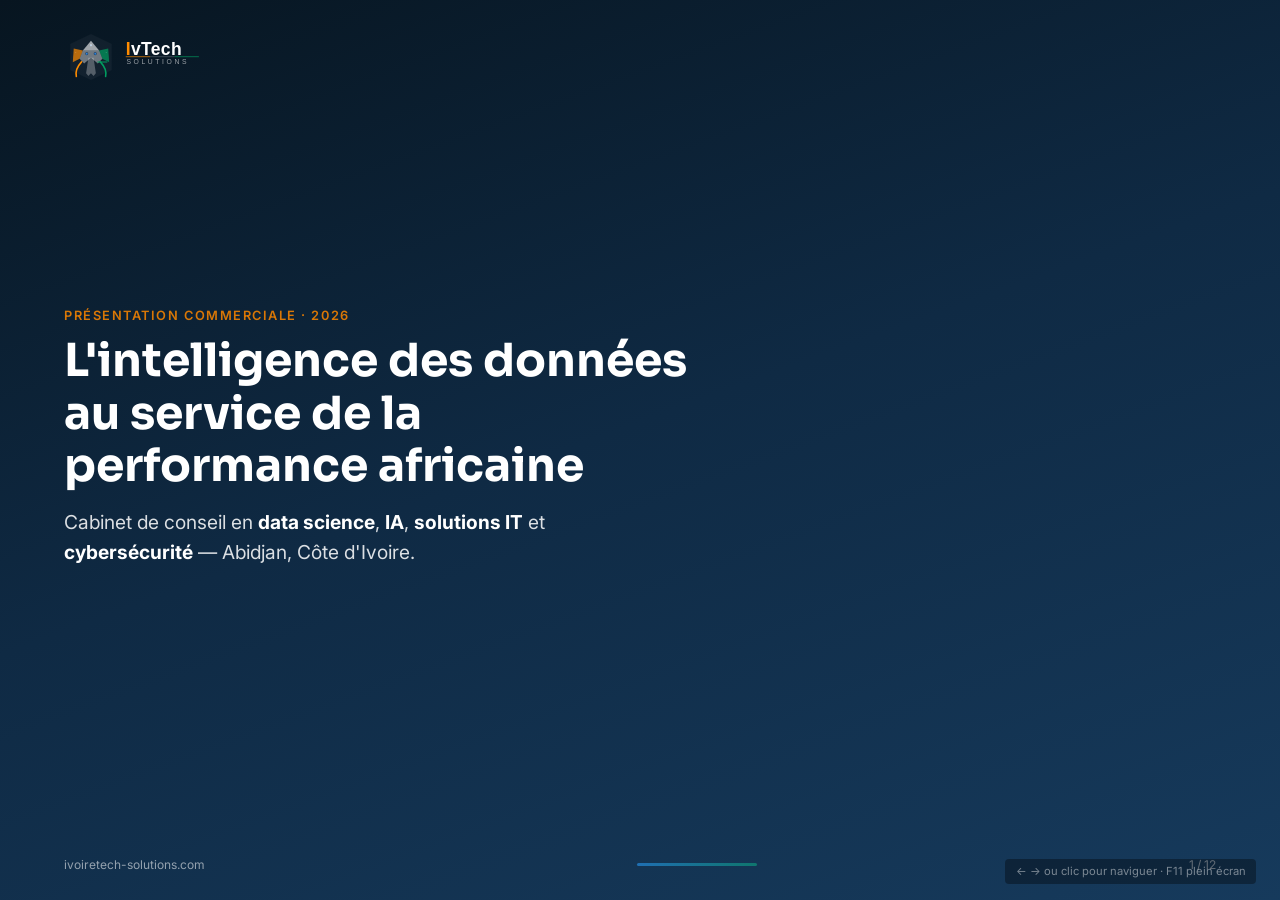
<file: presentations/pitch-commercial-ivtech.html>
<!DOCTYPE html>
<html lang="fr">
<head>
    <meta charset="UTF-8">
    <meta name="viewport" content="width=device-width, initial-scale=1.0">
    <title>Ivoire Tech Solutions — Présentation commerciale</title>
    <link rel="preconnect" href="https://fonts.googleapis.com">
    <link rel="preconnect" href="https://fonts.gstatic.com" crossorigin>
    <link href="https://fonts.googleapis.com/css2?family=Inter:wght@400;500;600;700&family=Sora:wght@600;700;800&display=swap" rel="stylesheet">
    <style>
        :root {
            --primary: #0F2A44;
            --primary-dark: #0A1C2E;
            --secondary: #D97706;
            --green: #0F766E;
            --accent: #1F6FB2;
            --text: #1E293B;
            --text-light: #64748B;
            --light: #F7F9FC;
            --white: #ffffff;
            --gradient-hero: linear-gradient(160deg, #071520 0%, #0F2A44 48%, #163A5C 100%);
            --gradient-accent: linear-gradient(90deg, #1F6FB2, #0F766E);
        }

        * { box-sizing: border-box; margin: 0; padding: 0; }

        body {
            font-family: 'Inter', sans-serif;
            color: var(--text);
            background: var(--primary-dark);
            overflow: hidden;
        }

        h1, h2, h3 {
            font-family: 'Sora', 'Inter', sans-serif;
            font-weight: 700;
            line-height: 1.15;
        }

        .deck {
            width: 100vw;
            height: 100vh;
            position: relative;
        }

        .slide {
            position: absolute;
            inset: 0;
            padding: 3rem 4rem 4.5rem;
            display: flex;
            flex-direction: column;
            justify-content: center;
            opacity: 0;
            pointer-events: none;
            transition: opacity 0.35s ease;
            background: var(--light);
        }

        .slide.is-active {
            opacity: 1;
            pointer-events: auto;
            z-index: 1;
        }

        .slide--dark {
            background: var(--gradient-hero);
            color: var(--white);
        }

        .slide--dark .lead,
        .slide--dark .muted,
        .slide--dark li { color: rgba(255, 255, 255, 0.88); }

        .slide__logo {
            position: absolute;
            top: 2rem;
            left: 4rem;
            height: 52px;
            width: auto;
        }

        .slide__logo--light { filter: none; }

        .slide__footer {
            position: absolute;
            bottom: 1.75rem;
            left: 4rem;
            right: 4rem;
            display: flex;
            justify-content: space-between;
            align-items: center;
            font-size: 0.75rem;
            color: var(--text-light);
        }

        .slide--dark .slide__footer { color: rgba(255, 255, 255, 0.55); }

        .slide__footer .bar {
            flex: 1;
            height: 3px;
            margin: 0 1rem;
            background: var(--gradient-accent);
            border-radius: 2px;
            max-width: 120px;
        }

        .eyebrow {
            font-size: 0.8rem;
            font-weight: 600;
            letter-spacing: 0.12em;
            text-transform: uppercase;
            color: var(--accent);
            margin-bottom: 0.75rem;
        }

        .slide--dark .eyebrow { color: var(--secondary); }

        .slide h1 {
            font-size: clamp(2rem, 4vw, 2.85rem);
            max-width: 18ch;
            margin-bottom: 1rem;
            color: var(--primary);
        }

        .slide--dark h1 { color: var(--white); }

        .slide h2 {
            font-size: clamp(1.65rem, 3vw, 2.15rem);
            color: var(--primary);
            margin-bottom: 1.25rem;
        }

        .slide--dark h2 { color: var(--white); }

        .lead {
            font-size: 1.2rem;
            line-height: 1.55;
            max-width: 42rem;
            color: var(--text-light);
        }

        .quote {
            font-size: 1.35rem;
            line-height: 1.5;
            max-width: 44rem;
            border-left: 4px solid var(--secondary);
            padding-left: 1.25rem;
            margin-top: 0.5rem;
        }

        .slide--dark .quote { border-left-color: var(--secondary); }

        .grid-2 {
            display: grid;
            grid-template-columns: 1fr 1fr;
            gap: 1.5rem 2.5rem;
            margin-top: 1rem;
            max-width: 56rem;
        }

        .grid-3 {
            display: grid;
            grid-template-columns: repeat(3, 1fr);
            gap: 1rem;
            margin-top: 1rem;
            max-width: 58rem;
        }

        .grid-5 {
            display: grid;
            grid-template-columns: repeat(5, 1fr);
            gap: 0.75rem;
            margin-top: 1.25rem;
            max-width: 58rem;
        }

        .card {
            background: var(--white);
            border: 1px solid rgba(15, 42, 68, 0.08);
            border-radius: 0.5rem;
            padding: 1rem 1.1rem;
        }

        .card h3 {
            font-size: 0.95rem;
            color: var(--primary);
            margin-bottom: 0.4rem;
        }

        .card p {
            font-size: 0.82rem;
            line-height: 1.45;
            color: var(--text-light);
        }

        .card--accent {
            border-top: 3px solid var(--accent);
        }

        .card--teal { border-top: 3px solid var(--green); }
        .card--amber { border-top: 3px solid var(--secondary); }

        .slide--dark .card {
            background: rgba(255, 255, 255, 0.06);
            border-color: rgba(255, 255, 255, 0.12);
        }

        .slide--dark .card h3 { color: var(--white); }
        .slide--dark .card p { color: rgba(255, 255, 255, 0.75); }

        ul.check {
            list-style: none;
            margin-top: 0.75rem;
            max-width: 40rem;
        }

        ul.check li {
            position: relative;
            padding-left: 1.35rem;
            margin-bottom: 0.55rem;
            line-height: 1.45;
            font-size: 0.95rem;
        }

        ul.check li::before {
            content: "";
            position: absolute;
            left: 0;
            top: 0.45rem;
            width: 8px;
            height: 8px;
            border-radius: 50%;
            background: var(--green);
        }

        .compare {
            display: grid;
            grid-template-columns: 1fr 1fr;
            gap: 1.5rem;
            max-width: 54rem;
            margin-top: 0.5rem;
        }

        .compare__col {
            padding: 1.25rem;
            border-radius: 0.5rem;
            font-size: 0.88rem;
            line-height: 1.5;
        }

        .compare__col--bad {
            background: var(--gray-100, #F1F5F9);
            color: var(--text-light);
        }

        .compare__col--good {
            background: var(--primary);
            color: var(--white);
        }

        .compare__col h3 {
            font-size: 1rem;
            margin-bottom: 0.75rem;
        }

        .compare__col--good h3 { color: var(--secondary); }

        .step {
            text-align: center;
            padding: 0.75rem 0.5rem;
        }

        .step__num {
            font-family: 'Sora', sans-serif;
            font-size: 1.5rem;
            font-weight: 800;
            color: var(--accent);
            margin-bottom: 0.35rem;
        }

        .step__title {
            font-size: 0.78rem;
            font-weight: 600;
            color: var(--primary);
            margin-bottom: 0.25rem;
        }

        .step__desc {
            font-size: 0.68rem;
            line-height: 1.35;
            color: var(--text-light);
        }

        .cta-box {
            margin-top: 1.5rem;
            padding: 1.25rem 1.5rem;
            background: var(--primary);
            color: var(--white);
            border-radius: 0.5rem;
            max-width: 36rem;
        }

        .cta-box strong { color: var(--secondary); }

        .contact-line {
            font-size: 1.05rem;
            margin-top: 0.5rem;
        }

        .contact-line a { color: var(--accent); text-decoration: none; font-weight: 600; }
        .slide--dark .contact-line a { color: #7ec8ff; }

        .nav-hint {
            position: fixed;
            bottom: 1rem;
            right: 1.5rem;
            z-index: 100;
            font-size: 0.7rem;
            color: rgba(255, 255, 255, 0.45);
            background: rgba(0, 0, 0, 0.35);
            padding: 0.35rem 0.65rem;
            border-radius: 0.25rem;
        }

        .info-table {
            display: grid;
            grid-template-columns: auto 1fr;
            gap: 0.4rem 1.25rem;
            font-size: 0.88rem;
            max-width: 36rem;
            margin-top: 0.5rem;
        }

        .info-table dt {
            font-weight: 600;
            color: var(--primary);
        }

        .info-table dd { color: var(--text-light); }

        @media print {
            body { overflow: visible; background: white; }
            .slide {
                position: relative;
                page-break-after: always;
                opacity: 1 !important;
                pointer-events: auto;
                min-height: 100vh;
            }
            .nav-hint { display: none; }
        }

        @media (max-width: 900px) {
            .slide { padding: 2rem 1.5rem 3.5rem; }
            .grid-2, .grid-3, .grid-5, .compare { grid-template-columns: 1fr; }
            .slide__logo { left: 1.5rem; height: 40px; }
        }
    </style>
</head>
<body>
    <div class="deck" id="deck">

        <!-- 1 -->
        <section class="slide slide--dark is-active" data-slide="1">
            <img class="slide__logo" src="../assets/images/IvTech-Logo-Horizontal-FondSombre.svg" alt="Ivoire Tech Solutions">
            <p class="eyebrow">Présentation commerciale · 2026</p>
            <h1>L'intelligence des données au service de la performance africaine</h1>
            <p class="lead" style="color: rgba(255,255,255,0.85); max-width: 36rem;">
                Cabinet de conseil en <strong style="color:#fff">data science</strong>, <strong style="color:#fff">IA</strong>, <strong style="color:#fff">solutions IT</strong> et <strong style="color:#fff">cybersécurité</strong> — Abidjan, Côte d'Ivoire.
            </p>
            <div class="slide__footer">
                <span>ivoiretech-solutions.com</span>
                <span class="bar"></span>
                <span>1 / 12</span>
            </div>
        </section>

        <!-- 2 -->
        <section class="slide" data-slide="2">
            <img class="slide__logo slide__logo--light" src="../assets/images/IvTech-Logo-Horizontal-Couleur.svg" alt="">
            <p class="eyebrow">Qui sommes-nous</p>
            <h2>Ivoire Tech Solutions (IvTech)</h2>
            <p class="lead">
                Cabinet ivoirien créé pour être proche des entreprises et institutions. Nous travaillons avec les directions générales, financières, commerciales et IT qui veulent des <strong>résultats concrets</strong>.
            </p>
            <ul class="check">
                <li>Standards techniques internationaux</li>
                <li>Tarifs adaptés au marché ivoirien et ouest-africain</li>
                <li>100 % focalisé Data Science, IA, IT & cybersécurité</li>
            </ul>
            <div class="slide__footer"><span>IvTech</span><span class="bar"></span><span>2 / 12</span></div>
        </section>

        <!-- 3 -->
        <section class="slide slide--dark" data-slide="3">
            <img class="slide__logo" src="../assets/images/IvTech-Logo-Horizontal-FondSombre.svg" alt="">
            <p class="eyebrow">Pitch 30 secondes</p>
            <p class="quote">
                « Nous transformons vos données en décisions actionnables : audit, modèles prédictifs, tableaux de bord, IA en production, sécurisation du SI. Tout commence par un <strong style="color:var(--secondary)">diagnostic data gratuit</strong>, sans engagement, pour identifier les chantiers à fort impact. »
            </p>
            <div class="slide__footer"><span>Commercial</span><span class="bar"></span><span>3 / 12</span></div>
        </section>

        <!-- 4 -->
        <section class="slide" data-slide="4">
            <img class="slide__logo slide__logo--light" src="../assets/images/IvTech-Logo-Horizontal-Couleur.svg" alt="">
            <p class="eyebrow">Mission & vision</p>
            <div class="grid-2">
                <div class="card card--accent">
                    <h3>Mission</h3>
                    <p>Rendre la data science, l'IT et l'IA accessibles et utiles aux organisations africaines : cas d'usage à fort ROI, outils adoptés par les équipes, impact métier mesuré.</p>
                </div>
                <div class="card card--teal">
                    <h3>Vision</h3>
                    <p>Devenir un cabinet de référence en Afrique pour le conseil et la réalisation de projets data, IA et IT, reconnu pour son pragmatisme et la qualité des livrables.</p>
                </div>
            </div>
            <p class="lead" style="margin-top:1.25rem; font-size:1rem;">
                <strong>Notre force :</strong> exigence technique + connaissance du terrain (données fragmentées, processus locaux, contraintes budget & réglementation).
            </p>
            <div class="slide__footer"><span>Mission</span><span class="bar"></span><span>4 / 12</span></div>
        </section>

        <!-- 5 -->
        <section class="slide" data-slide="5">
            <img class="slide__logo slide__logo--light" src="../assets/images/IvTech-Logo-Horizontal-Couleur.svg" alt="">
            <p class="eyebrow">Expertises</p>
            <h2>Cinq piliers, du diagnostic à la production</h2>
            <div class="grid-5">
                <div class="card card--accent"><h3>Data Science</h3><p>Audit, analyses, modèles prédictifs</p></div>
                <div class="card card--accent"><h3>IA</h3><p>Modèles métier & mise en production</p></div>
                <div class="card card--teal"><h3>IT sur mesure</h3><p>Dashboards, apps, intégration SI</p></div>
                <div class="card card--amber"><h3>Cybersécurité</h3><p>Audit SI, durcissement, vulnérabilités</p></div>
                <div class="card card--teal"><h3>Formation</h3><p>Transfert & autonomie des équipes</p></div>
            </div>
            <div class="slide__footer"><span>Services</span><span class="bar"></span><span>5 / 12</span></div>
        </section>

        <!-- 6 -->
        <section class="slide slide--dark" data-slide="6">
            <img class="slide__logo" src="../assets/images/IvTech-Logo-Horizontal-FondSombre.svg" alt="">
            <p class="eyebrow">Secteurs</p>
            <h2>Là où nous créons de la valeur</h2>
            <div class="grid-3">
                <div class="card"><h3>Finance & banque</h3><p>Scoring, fraude mobile money, reporting</p></div>
                <div class="card"><h3>Télécoms</h3><p>Churn, segmentation, ciblage</p></div>
                <div class="card"><h3>Agro-industrie</h3><p>Volumes, logistique, climat</p></div>
                <div class="card"><h3>Santé</h3><p>Parcours de soins, stocks, reporting</p></div>
                <div class="card"><h3>Distribution</h3><p>Demande, stocks, panier client</p></div>
                <div class="card"><h3>Énergie & public</h3><p>Consommation, services, planification</p></div>
            </div>
            <div class="slide__footer"><span>CI · UEMOA · CEDEAO</span><span class="bar"></span><span>6 / 12</span></div>
        </section>

        <!-- 7 -->
        <section class="slide" data-slide="7">
            <img class="slide__logo slide__logo--light" src="../assets/images/IvTech-Logo-Horizontal-Couleur.svg" alt="">
            <p class="eyebrow">Méthode</p>
            <h2>Cinq étapes, jalons à chaque phase</h2>
            <div class="grid-5">
                <div class="step"><div class="step__num">01</div><div class="step__title">Comprendre</div><div class="step__desc">Cadrage métier & indicateurs</div></div>
                <div class="step"><div class="step__num">02</div><div class="step__title">Explorer</div><div class="step__desc">Audit data & recommandation</div></div>
                <div class="step"><div class="step__num">03</div><div class="step__title">Construire</div><div class="step__desc">Modèles, pipelines, tests</div></div>
                <div class="step"><div class="step__num">04</div><div class="step__title">Livrer</div><div class="step__desc">Production, doc, formation</div></div>
                <div class="step"><div class="step__num">05</div><div class="step__title">Accompagner</div><div class="step__desc">Suivi & évolutions</div></div>
            </div>
            <p class="lead" style="margin-top:1rem; font-size:0.95rem;">Chaque étape se termine par un livrable et une validation avant d'engager la suivante.</p>
            <div class="slide__footer"><span>Approche</span><span class="bar"></span><span>7 / 12</span></div>
        </section>

        <!-- 8 -->
        <section class="slide" data-slide="8">
            <img class="slide__logo slide__logo--light" src="../assets/images/IvTech-Logo-Horizontal-Couleur.svg" alt="">
            <p class="eyebrow">Différenciation</p>
            <h2>Pourquoi Ivoire Tech Solutions ?</h2>
            <div class="compare">
                <div class="compare__col compare__col--bad">
                    <h3>Les autres</h3>
                    <ul class="check">
                        <li style="color:#64748B">Cabinets internationaux hors budget</li>
                        <li style="color:#64748B">Freelances sans méthode ni relais</li>
                        <li style="color:#64748B">ESN généralistes, peu data</li>
                        <li style="color:#64748B">Un livrable, puis silence</li>
                    </ul>
                </div>
                <div class="compare__col compare__col--good">
                    <h3>IvTech</h3>
                    <ul class="check">
                        <li style="color:#fff">Niveau international, tarif local</li>
                        <li style="color:#fff">Cabinet enregistré, jalons contractuels</li>
                        <li style="color:#fff">Spécialistes data, IA, IT, cyber</li>
                        <li style="color:#fff">Suivi post-livraison & formation</li>
                    </ul>
                </div>
            </div>
            <div class="slide__footer"><span>Valeur</span><span class="bar"></span><span>8 / 12</span></div>
        </section>

        <!-- 9 -->
        <section class="slide slide--dark" data-slide="9">
            <img class="slide__logo" src="../assets/images/IvTech-Logo-Horizontal-FondSombre.svg" alt="">
            <p class="eyebrow">Équipe</p>
            <h2>Cinq profils complémentaires</h2>
            <div class="grid-3" style="grid-template-columns: 1fr 1fr;">
                <div class="card"><h3>Dr. Franck Antelme KOUASSI</h3><p>Fondateur · Lead R&D & Data Science — Doctorat INSA Toulouse, Master Data Science Paris-Saclay</p></div>
                <div class="card"><h3>Jean-Charles KOUA</h3><p>Data Analyst senior · Chef de projet data</p></div>
                <div class="card"><h3>Affoué Marie Josée YAO</h3><p>Data Analyst · Business Intelligence</p></div>
                <div class="card"><h3>Mamadou DJIBO</h3><p>Ingénieur cybersécurité · Systèmes & réseaux</p></div>
                <div class="card" style="grid-column: span 2; max-width: 50%;"><h3>Anicet Arthur KOUASSI</h3><p>Data Scientist · Data Analyst</p></div>
            </div>
            <div class="slide__footer"><span>Équipe</span><span class="bar"></span><span>9 / 12</span></div>
        </section>

        <!-- 10 -->
        <section class="slide" data-slide="10">
            <img class="slide__logo slide__logo--light" src="../assets/images/IvTech-Logo-Horizontal-Couleur.svg" alt="">
            <p class="eyebrow">Entreprise</p>
            <h2>Identité & crédibilité</h2>
            <dl class="info-table">
                <dt>Dénomination</dt><dd>IVTECH SOLUTIONS — Ivoire Tech Solutions</dd>
                <dt>Forme</dt><dd>SARLU (OHADA) · RCCM CI-ABJ-03-2026-B13-09993</dd>
                <dt>Siège</dt><dd>Cocody, 2 Plateau, Lot 808, Ilot 87, Abidjan</dd>
                <dt>Zone</dt><dd>Côte d'Ivoire, UEMOA, Afrique francophone</dd>
                <dt>Fondateur</dt><dd>Dr. Franck Antelme KOUASSI</dd>
            </dl>
            <div class="slide__footer"><span>Légal</span><span class="bar"></span><span>10 / 12</span></div>
        </section>

        <!-- 11 -->
        <section class="slide" data-slide="11">
            <img class="slide__logo slide__logo--light" src="../assets/images/IvTech-Logo-Horizontal-Couleur.svg" alt="">
            <p class="eyebrow">Offre d'entrée</p>
            <h2>Ce que vous pouvez proposer</h2>
            <ul class="check">
                <li><strong>Diagnostic data gratuit</strong> — sans engagement</li>
                <li>Réponse sous <strong>48 h ouvrées</strong> après prise de contact</li>
                <li>Budget projet : <strong>après cadrage</strong> (périmètre audit / modèle / production / formation)</li>
                <li>Formations et interventions <strong>sur site à Abidjan</strong> possibles</li>
            </ul>
            <div class="cta-box">
                <strong>Ne pas promettre</strong> prix ferme, délais ou résultats chiffrés sans validation interne (fondateur / gérant).
            </div>
            <div class="slide__footer"><span>Commercial</span><span class="bar"></span><span>11 / 12</span></div>
        </section>

        <!-- 12 -->
        <section class="slide slide--dark" data-slide="12">
            <img class="slide__logo" src="../assets/images/IvTech-Logo-Horizontal-FondSombre.svg" alt="">
            <p class="eyebrow">Contact</p>
            <h1>Passons à l'action</h1>
            <p class="contact-line">Site : <a href="https://ivoiretech-solutions.com">ivoiretech-solutions.com</a></p>
            <p class="contact-line">Contact : <a href="mailto:contact@ivoiretech-solutions.com">contact@ivoiretech-solutions.com</a></p>
            <p class="contact-line">Référence technique : <a href="mailto:franck.kouassi@ivoiretech-solutions.com">franck.kouassi@ivoiretech-solutions.com</a></p>
            <p class="lead" style="margin-top:1.5rem; color:rgba(255,255,255,0.8);">
                Demandez le <strong style="color:var(--secondary)">diagnostic gratuit</strong> — nous partons de vos données telles qu'elles sont aujourd'hui.
            </p>
            <div class="slide__footer"><span>Merci</span><span class="bar"></span><span>12 / 12</span></div>
        </section>
    </div>

    <p class="nav-hint" aria-hidden="true">← → ou clic pour naviguer · F11 plein écran</p>

    <script>
        (function () {
            var slides = Array.prototype.slice.call(document.querySelectorAll('.slide'));
            var index = 0;

            function show(i) {
                index = (i + slides.length) % slides.length;
                slides.forEach(function (s, j) {
                    s.classList.toggle('is-active', j === index);
                });
            }

            document.addEventListener('keydown', function (e) {
                if (e.key === 'ArrowRight' || e.key === ' ' || e.key === 'PageDown') {
                    e.preventDefault();
                    show(index + 1);
                }
                if (e.key === 'ArrowLeft' || e.key === 'PageUp') {
                    e.preventDefault();
                    show(index - 1);
                }
                if (e.key === 'Home') show(0);
                if (e.key === 'End') show(slides.length - 1);
            });

            document.getElementById('deck').addEventListener('click', function (e) {
                var x = e.clientX / window.innerWidth;
                show(x > 0.35 ? index + 1 : index - 1);
            });

            show(0);
        })();
    </script>
</body>
</html>
</file>
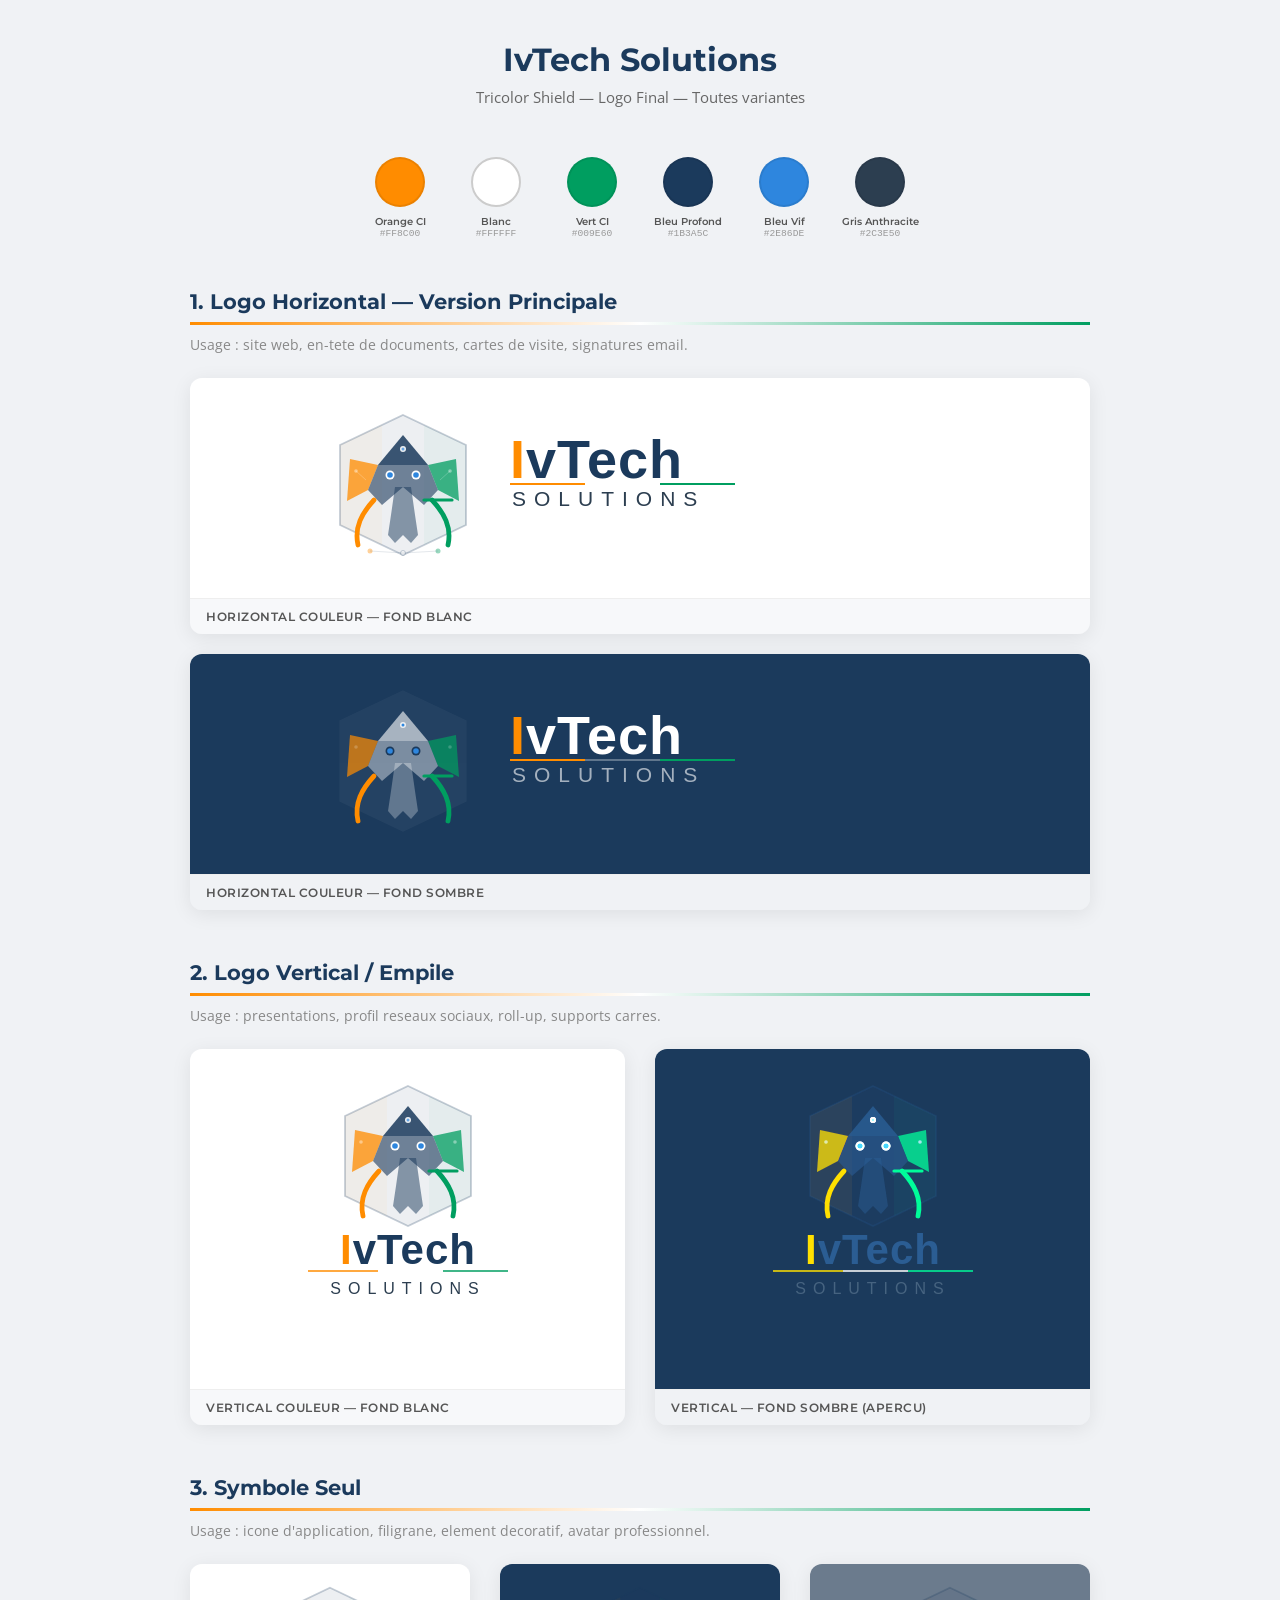
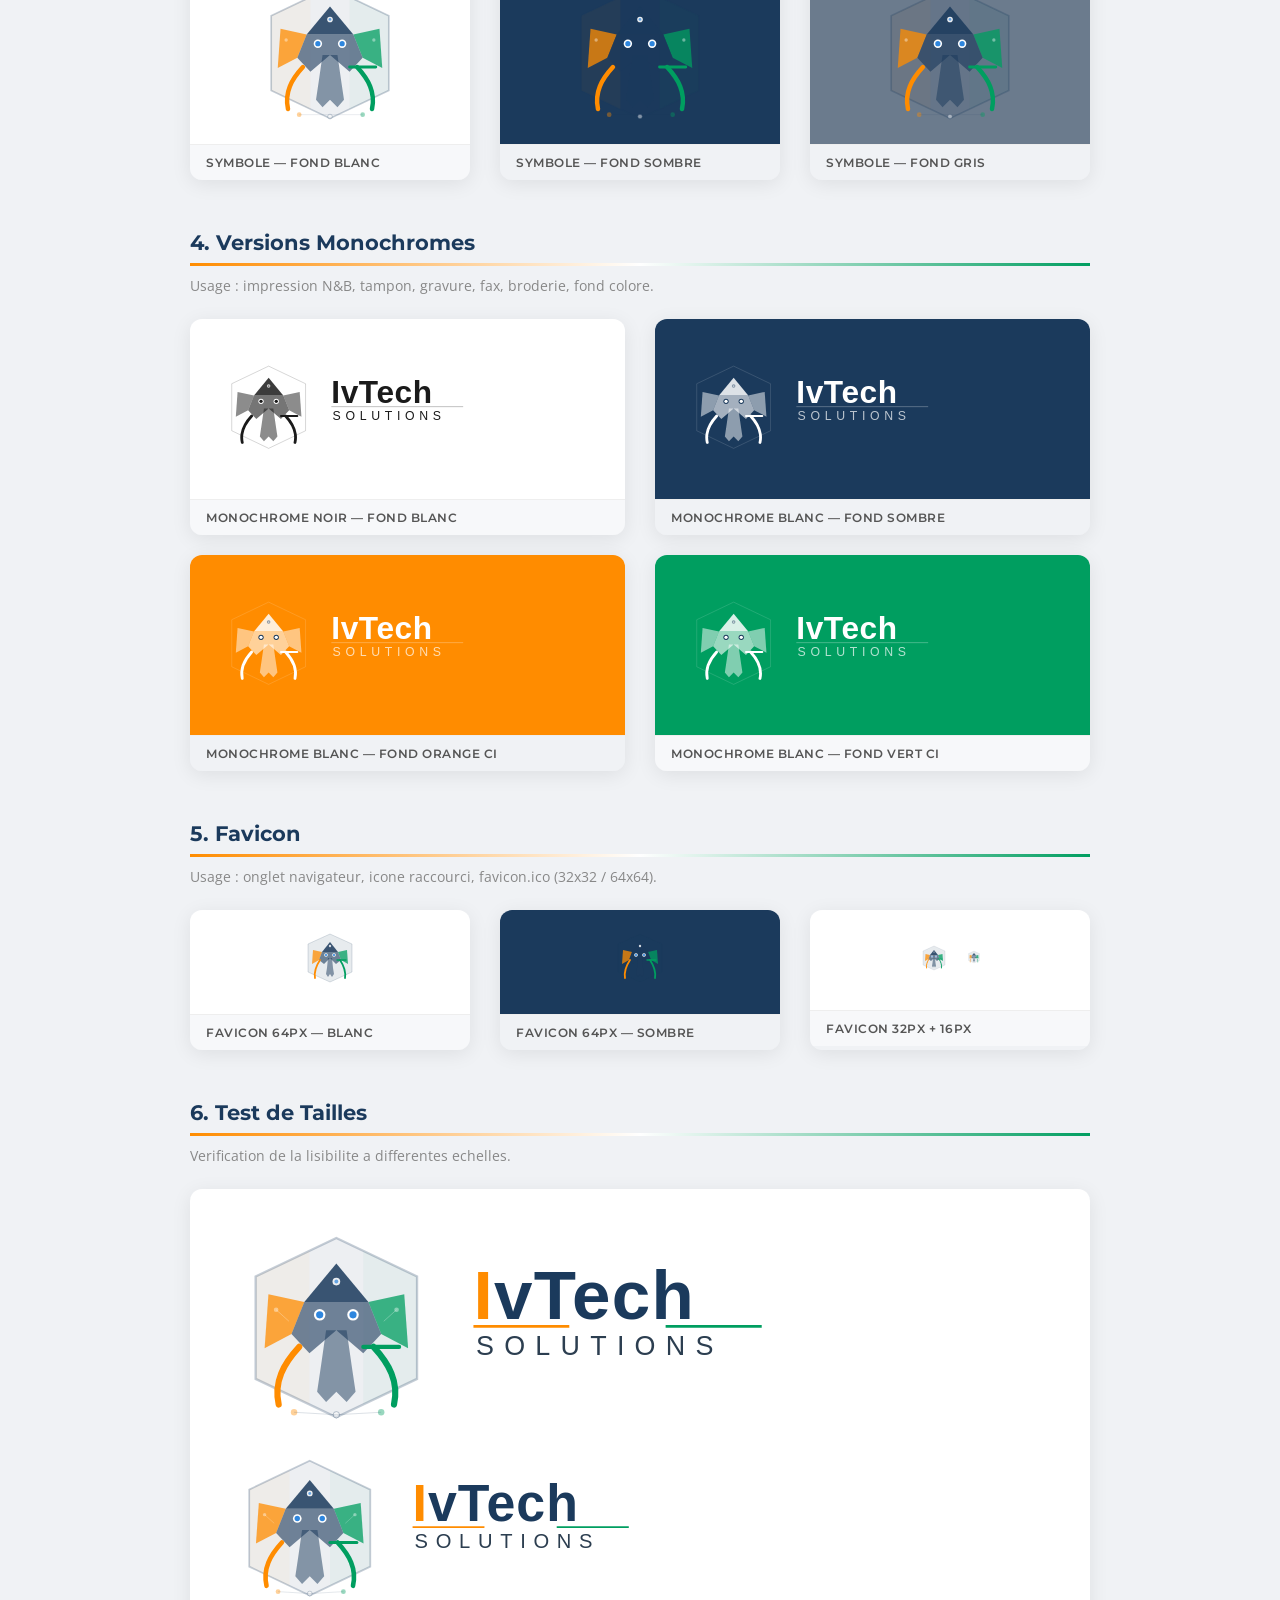
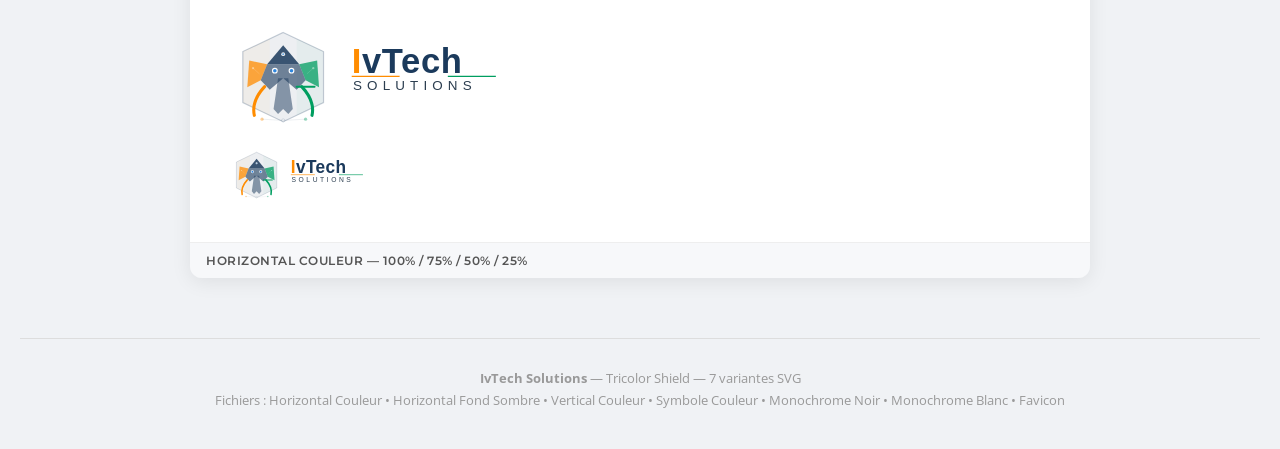
<file: Infos-site/IvTech Solutions/Logos Favorite/Preview-LogosFavorite.html>
<!DOCTYPE html>
<html lang="fr">
<head>
  <meta charset="UTF-8">
  <meta name="viewport" content="width=device-width, initial-scale=1.0">
  <title>IvTech Solutions — Logos Favoris — Preview</title>
  <link href="https://fonts.googleapis.com/css2?family=Montserrat:wght@300;400;700&family=Open+Sans:wght@400;600&display=swap" rel="stylesheet">
  <style>
    * { margin: 0; padding: 0; box-sizing: border-box; }
    body {
      font-family: 'Open Sans', sans-serif;
      background: #F0F2F5;
      color: #2C3E50;
      padding: 40px 20px;
    }
    h1 {
      font-family: 'Montserrat', sans-serif;
      font-weight: 700;
      font-size: 2rem;
      text-align: center;
      color: #1B3A5C;
      margin-bottom: 8px;
    }
    .subtitle {
      text-align: center;
      font-size: 0.95rem;
      color: #666;
      margin-bottom: 50px;
    }
    .section-title {
      font-family: 'Montserrat', sans-serif;
      font-weight: 700;
      font-size: 1.3rem;
      color: #1B3A5C;
      margin: 50px 0 10px;
      padding-bottom: 8px;
      border-bottom: 3px solid;
      border-image: linear-gradient(to right, #FF8C00, #FFFFFF 50%, #009E60) 1;
      max-width: 900px;
      margin-left: auto;
      margin-right: auto;
    }
    .section-desc {
      max-width: 900px;
      margin: 0 auto 24px;
      font-size: 0.85rem;
      color: #888;
    }

    .grid {
      display: grid;
      gap: 30px;
      max-width: 900px;
      margin: 0 auto;
    }
    .grid-2 { grid-template-columns: 1fr 1fr; }
    .grid-3 { grid-template-columns: 1fr 1fr 1fr; }
    .grid-1 { grid-template-columns: 1fr; }

    .card {
      border-radius: 12px;
      overflow: hidden;
      box-shadow: 0 4px 20px rgba(0,0,0,0.08);
      transition: transform 0.2s;
    }
    .card:hover { transform: translateY(-3px); box-shadow: 0 8px 30px rgba(0,0,0,0.12); }

    .card-bg-white { background: #FFFFFF; }
    .card-bg-dark { background: #1B3A5C; }
    .card-bg-grey { background: #6B7B8D; }
    .card-bg-orange { background: #FF8C00; }
    .card-bg-checker {
      background-image:
        linear-gradient(45deg, #ccc 25%, transparent 25%),
        linear-gradient(-45deg, #ccc 25%, transparent 25%),
        linear-gradient(45deg, transparent 75%, #ccc 75%),
        linear-gradient(-45deg, transparent 75%, #ccc 75%);
      background-size: 16px 16px;
      background-position: 0 0, 0 8px, 8px -8px, -8px 0;
    }

    .card-content {
      display: flex;
      align-items: center;
      justify-content: center;
      padding: 30px;
      min-height: 180px;
    }
    .card-content img {
      max-width: 100%;
      height: auto;
    }
    .card-content.tall { min-height: 320px; }
    .card-content.small { min-height: 120px; padding: 20px; }

    .card-label {
      padding: 10px 16px;
      font-family: 'Montserrat', sans-serif;
      font-size: 0.75rem;
      font-weight: 600;
      letter-spacing: 0.5px;
      text-transform: uppercase;
      background: #F7F8FA;
      color: #555;
      border-top: 1px solid #EEE;
    }
    .card-bg-dark + .card-label,
    .card-bg-grey + .card-label,
    .card-bg-orange + .card-label {
      background: #F0F2F5;
    }

    .palette {
      display: flex;
      gap: 16px;
      justify-content: center;
      flex-wrap: wrap;
      max-width: 900px;
      margin: 20px auto 40px;
    }
    .swatch {
      width: 80px;
      text-align: center;
    }
    .swatch-circle {
      width: 50px;
      height: 50px;
      border-radius: 50%;
      margin: 0 auto 8px;
      border: 2px solid rgba(0,0,0,0.08);
    }
    .swatch-label {
      font-family: 'Montserrat', sans-serif;
      font-size: 0.65rem;
      font-weight: 600;
      color: #555;
    }
    .swatch-hex {
      font-size: 0.6rem;
      color: #999;
      font-family: monospace;
    }

    .footer {
      text-align: center;
      margin-top: 60px;
      padding-top: 30px;
      border-top: 1px solid #DDD;
      font-size: 0.8rem;
      color: #999;
    }

    @media (max-width: 700px) {
      .grid-2, .grid-3 { grid-template-columns: 1fr; }
    }
  </style>
</head>
<body>

  <h1>IvTech Solutions</h1>
  <p class="subtitle">Tricolor Shield &mdash; Logo Final &mdash; Toutes variantes</p>

  <!-- PALETTE -->
  <div class="palette">
    <div class="swatch">
      <div class="swatch-circle" style="background:#FF8C00;"></div>
      <div class="swatch-label">Orange CI</div>
      <div class="swatch-hex">#FF8C00</div>
    </div>
    <div class="swatch">
      <div class="swatch-circle" style="background:#FFFFFF; border-color:#CCC;"></div>
      <div class="swatch-label">Blanc</div>
      <div class="swatch-hex">#FFFFFF</div>
    </div>
    <div class="swatch">
      <div class="swatch-circle" style="background:#009E60;"></div>
      <div class="swatch-label">Vert CI</div>
      <div class="swatch-hex">#009E60</div>
    </div>
    <div class="swatch">
      <div class="swatch-circle" style="background:#1B3A5C;"></div>
      <div class="swatch-label">Bleu Profond</div>
      <div class="swatch-hex">#1B3A5C</div>
    </div>
    <div class="swatch">
      <div class="swatch-circle" style="background:#2E86DE;"></div>
      <div class="swatch-label">Bleu Vif</div>
      <div class="swatch-hex">#2E86DE</div>
    </div>
    <div class="swatch">
      <div class="swatch-circle" style="background:#2C3E50;"></div>
      <div class="swatch-label">Gris Anthracite</div>
      <div class="swatch-hex">#2C3E50</div>
    </div>
  </div>

  <!-- 1. HORIZONTAL -->
  <h2 class="section-title">1. Logo Horizontal &mdash; Version Principale</h2>
  <p class="section-desc">Usage : site web, en-tete de documents, cartes de visite, signatures email.</p>
  <div class="grid grid-1">
    <div class="card">
      <div class="card-content card-bg-white">
        <img src="IvTech-Logo-Horizontal-Couleur.svg" alt="Logo Horizontal Couleur sur fond blanc">
      </div>
      <div class="card-label">Horizontal Couleur &mdash; Fond Blanc</div>
    </div>
  </div>

  <div class="grid grid-1" style="margin-top:20px;">
    <div class="card">
      <div class="card-content card-bg-dark">
        <img src="IvTech-Logo-Horizontal-FondSombre.svg" alt="Logo Horizontal sur fond sombre">
      </div>
      <div class="card-label">Horizontal Couleur &mdash; Fond Sombre</div>
    </div>
  </div>

  <!-- 2. VERTICAL -->
  <h2 class="section-title">2. Logo Vertical / Empile</h2>
  <p class="section-desc">Usage : presentations, profil reseaux sociaux, roll-up, supports carres.</p>
  <div class="grid grid-2">
    <div class="card">
      <div class="card-content tall card-bg-white">
        <img src="IvTech-Logo-Vertical-Couleur.svg" alt="Logo Vertical Couleur sur fond blanc">
      </div>
      <div class="card-label">Vertical Couleur &mdash; Fond Blanc</div>
    </div>
    <div class="card">
      <div class="card-content tall card-bg-dark">
        <img src="IvTech-Logo-Vertical-Couleur.svg" alt="Logo Vertical Couleur sur fond sombre" style="filter: brightness(1.6);">
      </div>
      <div class="card-label">Vertical &mdash; Fond Sombre (apercu)</div>
    </div>
  </div>

  <!-- 3. SYMBOLE -->
  <h2 class="section-title">3. Symbole Seul</h2>
  <p class="section-desc">Usage : icone d'application, filigrane, element decoratif, avatar professionnel.</p>
  <div class="grid grid-3">
    <div class="card">
      <div class="card-content small card-bg-white">
        <img src="IvTech-Logo-Symbole-Couleur.svg" alt="Symbole couleur fond blanc" style="max-height:140px;">
      </div>
      <div class="card-label">Symbole &mdash; Fond Blanc</div>
    </div>
    <div class="card">
      <div class="card-content small card-bg-dark">
        <img src="IvTech-Logo-Symbole-Couleur.svg" alt="Symbole couleur fond sombre" style="max-height:140px;">
      </div>
      <div class="card-label">Symbole &mdash; Fond Sombre</div>
    </div>
    <div class="card">
      <div class="card-content small card-bg-grey">
        <img src="IvTech-Logo-Symbole-Couleur.svg" alt="Symbole couleur fond gris" style="max-height:140px;">
      </div>
      <div class="card-label">Symbole &mdash; Fond Gris</div>
    </div>
  </div>

  <!-- 4. MONOCHROME -->
  <h2 class="section-title">4. Versions Monochromes</h2>
  <p class="section-desc">Usage : impression N&B, tampon, gravure, fax, broderie, fond colore.</p>
  <div class="grid grid-2">
    <div class="card">
      <div class="card-content card-bg-white">
        <img src="IvTech-Logo-Monochrome-Noir.svg" alt="Monochrome Noir sur fond blanc">
      </div>
      <div class="card-label">Monochrome Noir &mdash; Fond Blanc</div>
    </div>
    <div class="card">
      <div class="card-content card-bg-dark">
        <img src="IvTech-Logo-Monochrome-Blanc.svg" alt="Monochrome Blanc sur fond sombre">
      </div>
      <div class="card-label">Monochrome Blanc &mdash; Fond Sombre</div>
    </div>
  </div>

  <div class="grid grid-2" style="margin-top:20px;">
    <div class="card">
      <div class="card-content card-bg-orange">
        <img src="IvTech-Logo-Monochrome-Blanc.svg" alt="Monochrome Blanc sur orange">
      </div>
      <div class="card-label">Monochrome Blanc &mdash; Fond Orange CI</div>
    </div>
    <div class="card">
      <div class="card-content" style="background:#009E60;">
        <img src="IvTech-Logo-Monochrome-Blanc.svg" alt="Monochrome Blanc sur vert">
      </div>
      <div class="card-label">Monochrome Blanc &mdash; Fond Vert CI</div>
    </div>
  </div>

  <!-- 5. FAVICON -->
  <h2 class="section-title">5. Favicon</h2>
  <p class="section-desc">Usage : onglet navigateur, icone raccourci, favicon.ico (32x32 / 64x64).</p>
  <div class="grid grid-3">
    <div class="card">
      <div class="card-content small card-bg-white" style="min-height:100px;">
        <img src="IvTech-Logo-Favicon.svg" alt="Favicon fond blanc" style="width:64px; height:64px;">
      </div>
      <div class="card-label">Favicon 64px &mdash; Blanc</div>
    </div>
    <div class="card">
      <div class="card-content small card-bg-dark" style="min-height:100px;">
        <img src="IvTech-Logo-Favicon.svg" alt="Favicon fond sombre" style="width:64px; height:64px;">
      </div>
      <div class="card-label">Favicon 64px &mdash; Sombre</div>
    </div>
    <div class="card">
      <div class="card-content small card-bg-white" style="min-height:100px;">
        <img src="IvTech-Logo-Favicon.svg" alt="Favicon 32px" style="width:32px; height:32px;">
        <span style="margin-left:16px;">
          <img src="IvTech-Logo-Favicon.svg" alt="Favicon 16px" style="width:16px; height:16px;">
        </span>
      </div>
      <div class="card-label">Favicon 32px + 16px</div>
    </div>
  </div>

  <!-- 6. COMPARAISON TAILLES -->
  <h2 class="section-title">6. Test de Tailles</h2>
  <p class="section-desc">Verification de la lisibilite a differentes echelles.</p>
  <div class="grid grid-1">
    <div class="card">
      <div class="card-content card-bg-white" style="flex-direction:column; gap:20px; align-items:flex-start; padding:40px;">
        <img src="IvTech-Logo-Horizontal-Couleur.svg" alt="100%" style="width:100%;">
        <img src="IvTech-Logo-Horizontal-Couleur.svg" alt="75%" style="width:75%;">
        <img src="IvTech-Logo-Horizontal-Couleur.svg" alt="50%" style="width:50%;">
        <img src="IvTech-Logo-Horizontal-Couleur.svg" alt="25%" style="width:25%;">
      </div>
      <div class="card-label">Horizontal Couleur &mdash; 100% / 75% / 50% / 25%</div>
    </div>
  </div>

  <!-- FOOTER -->
  <div class="footer">
    <p><strong>IvTech Solutions</strong> &mdash; Tricolor Shield &mdash; 7 variantes SVG</p>
    <p style="margin-top:4px;">Fichiers : Horizontal Couleur &bull; Horizontal Fond Sombre &bull; Vertical Couleur &bull; Symbole Couleur &bull; Monochrome Noir &bull; Monochrome Blanc &bull; Favicon</p>
  </div>

</body>
</html>
</file>
<file: assets/css/style.css>
/*
* IvTech Solutions — Design System
* Consulting Data Science — look & feel international
* Version: 3.0 — premium consulting
*/

/* ===== Variables CSS ===== */
:root {
    /* Couleurs de marque — usage mesuré (cabinet international) */
    --primary-color: #0F2A44;
    --primary-dark: #0A1C2E;
    --secondary-color: #D97706;    /* Accent chaud, ponctuel */
    --green-color: #0F766E;        /* Teal sobre */
    --accent-color: #1F6FB2;       /* Bleu data maîtrisé */
    --text-color: #1E293B;
    --text-light: #64748B;
    --light-color: #F7F9FC;
    --white: #ffffff;
    --black: #0F2A44;
    --gray-100: #F1F5F9;
    --gray-200: #E2E8F0;
    --gray-300: #CBD5E1;
    --gray-700: #334155;
    --success-color: #0F766E;
    --warning-color: #D97706;
    --danger-color: #DC2626;
    --surface-muted: #EEF3F8;
    --line-subtle: rgba(15, 42, 68, 0.08);

    /* Dégradés sobres */
    --gradient-brand: linear-gradient(135deg, #0F2A44 0%, #1A4A73 100%);
    --gradient-hero: linear-gradient(160deg, #071520 0%, #0F2A44 48%, #163A5C 100%);
    --gradient-accent: linear-gradient(90deg, #1F6FB2, #0F766E);

    /* Typographie */
    --body-font: 'Inter', -apple-system, BlinkMacSystemFont, 'Segoe UI', sans-serif;
    --heading-font: 'Sora', 'Inter', sans-serif;
    --mono-font: 'JetBrains Mono', ui-monospace, SFMono-Regular, Menlo, Consolas, monospace;
    --biggest-font-size: clamp(2.5rem, 5vw, 3.6rem);
    --h1-font-size: 2.4rem;
    --h2-font-size: clamp(1.75rem, 3vw, 2.15rem);
    --h3-font-size: 1.35rem;
    --h4-font-size: 1.15rem;
    --normal-font-size: 1.0125rem;
    --small-font-size: 0.875rem;
    --smaller-font-size: 0.75rem;

    /* Font Weight */
    --font-light: 300;
    --font-regular: 400;
    --font-medium: 500;
    --font-semi-bold: 600;
    --font-bold: 700;
    --font-extra-bold: 800;

    /* Marges */
    --mb-0-5: 0.5rem;
    --mb-0-75: 0.75rem;
    --mb-1: 1rem;
    --mb-1-5: 1.5rem;
    --mb-2: 2rem;
    --mb-2-5: 2.5rem;
    --mb-3: 3.5rem;

    /* Z-index */
    --z-tooltip: 10;
    --z-fixed: 100;
    --z-modal: 1000;

    /* Shadows — plus discrètes */
    --shadow-sm: 0 1px 2px rgba(15, 42, 68, 0.05);
    --shadow: 0 4px 14px rgba(15, 42, 68, 0.06);
    --shadow-md: 0 10px 28px rgba(15, 42, 68, 0.08);
    --shadow-lg: 0 18px 40px rgba(15, 42, 68, 0.1);
    --shadow-xl: 0 28px 60px rgba(15, 42, 68, 0.14);

    /* Border Radius — plus architecturé */
    --border-radius-sm: 0.25rem;
    --border-radius: 0.375rem;
    --border-radius-md: 0.5rem;
    --border-radius-lg: 0.75rem;
    --border-radius-full: 9999px;

    /* Transition */
    --transition: all 0.28s cubic-bezier(0.22, 1, 0.36, 1);

    /* === Couche « tech » (n'altère pas le hero) === */
    --accent-cyan: #22D3EE;
    --tech-ink: #071522;
    --tech-grid: rgba(15, 42, 68, 0.05);
    --tech-grid-strong: rgba(15, 42, 68, 0.085);
    --tech-border: rgba(15, 42, 68, 0.1);
    --tech-surface: rgba(255, 255, 255, 0.72);
    --shadow-ring: 0 0 0 1px rgba(15, 42, 68, 0.06);
    --shadow-tech: 0 16px 40px -18px rgba(15, 42, 68, 0.26);
    --shadow-tech-hover: 0 28px 62px -22px rgba(15, 42, 68, 0.36);
    --glow-accent: 0 0 0 1px color-mix(in srgb, var(--accent-color) 32%, transparent);
}

/* ===== Dark Theme ===== */
.dark-theme {
    --white: #0f1b29;
    --black: #f8fafc;
    --light-color: #0a121c;
    --text-color: #cbd5e1;
    --text-light: #94a3b8;
    --gray-100: #1e293b;
    --gray-200: #2a3a4d;
    --gray-300: #334155;
    --shadow-sm: 0 1px 3px 0 rgba(0, 0, 0, 0.4);
    --shadow: 0 4px 6px -1px rgba(0, 0, 0, 0.45);
    --shadow-md: 0 10px 15px -3px rgba(0, 0, 0, 0.5);
    --shadow-lg: 0 20px 35px -10px rgba(0, 0, 0, 0.6);

    /* Couche « tech » — variante sombre */
    --tech-grid: rgba(148, 190, 235, 0.06);
    --tech-grid-strong: rgba(148, 190, 235, 0.1);
    --tech-border: rgba(148, 190, 235, 0.14);
    --tech-surface: rgba(18, 33, 50, 0.68);
    --shadow-ring: 0 0 0 1px rgba(148, 190, 235, 0.1);
    --shadow-tech: 0 18px 44px -20px rgba(0, 0, 0, 0.7);
    --shadow-tech-hover: 0 30px 68px -22px rgba(0, 0, 0, 0.8);
}

.dark-theme .btn--primary,
.dark-theme .nav__cta,
.dark-theme .step__number,
.dark-theme .kpi,
.dark-theme .cta,
.dark-theme .cta h2 {
    color: #ffffff !important;
}

.dark-theme .footer {
    background-color: #060d15;
    color: #ffffff;
}
.dark-theme .footer__title,
.dark-theme .footer__logo {
    color: #ffffff;
}

/* ===== Base ===== */
* {
    margin: 0;
    padding: 0;
    box-sizing: border-box;
}

html {
    scroll-behavior: smooth;
    scroll-padding-top: 6rem;
}

body {
    font-family: var(--body-font);
    font-size: var(--normal-font-size);
    color: var(--text-color);
    background-color: var(--white);
    line-height: 1.7;
    overflow-x: hidden;
    -webkit-font-smoothing: antialiased;
    -moz-osx-font-smoothing: grayscale;
    transition: background-color 0.3s ease, color 0.3s ease;
    letter-spacing: 0.005em;
}

h1, h2, h3, h4, h5, h6 {
    font-family: var(--heading-font);
    font-weight: var(--font-semi-bold);
    color: var(--black);
    line-height: 1.18;
    letter-spacing: -0.03em;
}

a {
    text-decoration: none;
    color: var(--primary-color);
    transition: var(--transition);
}

a:hover {
    color: var(--accent-color);
}

ul {
    list-style: none;
}

img {
    max-width: 100%;
    height: auto;
    display: block;
}

button,
input,
textarea,
select {
    font-family: var(--body-font);
    font-size: var(--normal-font-size);
    border: none;
}

button {
    cursor: pointer;
}

:focus {
    outline: none;
}

:focus-visible {
    outline: 2px solid var(--accent-color);
    outline-offset: 3px;
}

.skip-link {
    position: absolute;
    left: 1rem;
    top: -100px;
    z-index: 2000;
    background: var(--primary-color);
    color: #fff;
    padding: 0.75rem 1.25rem;
    border-radius: var(--border-radius);
    font-weight: var(--font-semi-bold);
    box-shadow: var(--shadow-lg);
}

.skip-link:focus {
    top: 1rem;
    color: #fff;
}

::selection {
    background-color: var(--accent-color);
    color: #fff;
}

.section {
    padding: 7rem 0 5.5rem;
    position: relative;
}

.section__title {
    font-size: var(--h2-font-size);
    margin-bottom: var(--mb-1);
    text-align: center;
    font-weight: 600;
}

.section__subtitle {
    display: inline-flex;
    align-items: center;
    gap: 0.65rem;
    font-size: 0.72rem;
    color: var(--accent-color);
    text-transform: uppercase;
    font-weight: var(--font-semi-bold);
    letter-spacing: 0.16em;
    margin-bottom: 0.85rem;
    text-align: center;
}

.section__subtitle::before {
    content: '';
    width: 1.5rem;
    height: 1px;
    background: var(--accent-color);
}

.section__header {
    margin-bottom: var(--mb-3);
    text-align: center;
}

.section__header--left {
    text-align: left;
}

.section__header--left .section__title,
.section__header--left .section__subtitle {
    text-align: left;
}

.section__description {
    max-width: 640px;
    margin: 0 auto;
    text-align: center;
    color: var(--text-light);
    font-size: 1.05rem;
}

.section__description--left {
    text-align: left;
    margin-left: 0;
    margin-right: 0;
}

.text-muted { color: var(--text-light); }

.sectors-grid {
    grid-template-columns: repeat(auto-fit, minmax(300px, 1fr));
}

/* Accueil — densités & rythme */
.home-page .section__description {
    max-width: 32rem;
}

/* Cartes services accueil : bande image plus basse (hauteur = 2/3 de la largeur) */
.home-page .services__grid > .media-card {
    min-height: 0;
    aspect-ratio: 2 / 1;
}

.home-page .services__grid > .media-card .media-card__body {
    padding: 1.15rem 1.25rem 1.25rem;
}

.home-page .media-card__body p {
    font-size: 0.9rem;
    line-height: 1.45;
    opacity: 0.92;
}

.home-page .media-card--sm {
    min-height: 210px;
}

.home-page .media-card--sm .media-card__body p {
    font-size: 0.85rem;
    letter-spacing: 0.01em;
}

.home-page .process__steps--compact .process__step {
    margin-bottom: 1.15rem;
    padding-left: 4.25rem;
}

.home-page .process__steps--compact .step__number {
    width: 2.85rem;
    height: 2.85rem;
    font-size: 0.95rem;
}

.home-page .process__steps--compact .process__step::before {
    left: 1.35rem;
    top: 2.85rem;
}

.home-page .process__steps--compact .step__content h3 {
    font-size: 1.05rem;
    margin-bottom: 0.15rem;
}

.home-page .process__steps--compact .step__content p {
    font-size: 0.9rem;
    margin: 0;
}

.home-page .check-list li {
    margin-bottom: 1.1rem;
}

.home-page .check-list__desc {
    font-size: 0.92rem;
    color: var(--text-light);
}

.home-page .compare__card ul li {
    font-size: 0.95rem;
}

.home-page .home-team-teaser {
    font-size: 1.05rem;
    line-height: 1.7;
    max-width: 34rem;
}

.home-page .team__layout--home {
    align-items: center;
    gap: 2.5rem;
}

.home-page .stats {
    padding: 2.75rem 0;
}

.home-page .stat__label {
    font-size: 0.88rem;
    letter-spacing: 0.02em;
    text-transform: none;
}

.compare .section__description {
    color: rgba(226, 236, 247, 0.85);
}

.container {
    max-width: 1280px;
    margin-left: auto;
    margin-right: auto;
    padding: 0 clamp(1.25rem, 3vw, 2.75rem);
}

/* Écrans larges : le contenu respire davantage vers les bords */
@media screen and (min-width: 1600px) {
    .container { max-width: 1440px; }
}

@media screen and (min-width: 1920px) {
    .container { max-width: 1560px; }
}

/* ===== Layout ===== */
.grid {
    display: grid;
    gap: 1.5rem;
}

.flex {
    display: flex;
}

.flex-center {
    display: flex;
    align-items: center;
    justify-content: center;
}

/* ===== Buttons ===== */
.btn {
    display: inline-flex;
    align-items: center;
    justify-content: center;
    gap: 0.55rem;
    padding: 0.9rem 1.6rem;
    border-radius: var(--border-radius);
    font-weight: var(--font-medium);
    font-size: 0.92rem;
    letter-spacing: 0.01em;
    transition: var(--transition);
    text-align: center;
    white-space: nowrap;
    user-select: none;
    border: 1px solid transparent;
    cursor: pointer;
}

.btn i {
    font-size: 0.85em;
    transition: transform 0.3s ease;
}

.btn:hover i {
    transform: translateX(3px);
}

.btn--primary {
    background: var(--primary-color);
    color: #fff;
    box-shadow: none;
}

.btn--primary:hover {
    color: #fff;
    background: #163A5C;
    transform: translateY(-1px);
    box-shadow: var(--shadow-md);
}

.btn--secondary {
    background-color: transparent;
    color: var(--primary-color);
    border: 1px solid var(--gray-300);
}

.btn--secondary:hover {
    background-color: var(--primary-color);
    color: #fff;
    border-color: var(--primary-color);
    transform: translateY(-1px);
}

.btn--light {
    background-color: var(--white);
    color: var(--primary-color);
}

.btn--light:hover {
    color: var(--primary-color);
    transform: translateY(-3px);
    box-shadow: var(--shadow-lg);
}

.btn--white-outline {
    background-color: transparent;
    color: #fff;
    border: 1.5px solid rgba(255, 255, 255, 0.4);
}

.btn--white-outline:hover {
    background-color: #fff;
    color: var(--primary-color);
}

/* ===== Header ===== */
.header {
    position: fixed;
    top: 0;
    left: 0;
    width: 100%;
    background-color: rgba(255, 255, 255, 0.92);
    backdrop-filter: saturate(160%) blur(14px);
    -webkit-backdrop-filter: saturate(160%) blur(14px);
    z-index: var(--z-fixed);
    box-shadow: none;
    transition: var(--transition);
    border-bottom: 1px solid var(--line-subtle);
}

.dark-theme .header {
    background-color: rgba(10, 28, 46, 0.92);
}

.header.scrolled {
    box-shadow: var(--shadow-sm);
    border-bottom-color: var(--gray-200);
}

/* L'entête déborde légèrement les marges des autres pages (plus proche des bords) */
.header .container {
    max-width: 1440px;
    padding-inline: clamp(1.25rem, 2.2vw, 2rem);
}

@media screen and (min-width: 1600px) {
    .header .container { max-width: 1620px; }
}

@media screen and (min-width: 1920px) {
    .header .container { max-width: 1780px; }
}

.nav {
    height: 5.75rem;
    display: flex;
    justify-content: space-between;
    align-items: center;
    gap: 1.5rem;
}

.nav__logo {
    display: inline-flex;
    align-items: center;
    flex-shrink: 0;
}

.nav__logo img {
    height: 84px;
    width: auto;
    transition: var(--transition);
}

.header.scrolled .nav__logo img {
    height: 70px;
}

.nav__list {
    display: flex;
    flex-direction: row;
    column-gap: 1.55rem;
    align-items: center;
}

.nav__link {
    color: var(--text-light);
    font-weight: var(--font-medium);
    font-size: 1rem;
    letter-spacing: 0.01em;
    transition: var(--transition);
    position: relative;
    padding: 0.5rem 0;
    white-space: nowrap;
}

.nav__link::after {
    content: '';
    position: absolute;
    bottom: 0;
    left: 0;
    width: 0;
    height: 1px;
    background: var(--primary-color);
    transition: var(--transition);
}

.nav__link:hover,
.nav__link.active {
    color: var(--primary-color);
    font-weight: var(--font-semi-bold);
}

.dark-theme .nav__link:hover,
.dark-theme .nav__link.active {
    color: #fff;
}

.nav__link:hover::after,
.nav__link.active::after {
    width: 100%;
}

.nav__cta {
    background: var(--primary-color);
    color: #fff !important;
    padding: 0.55rem 1.2rem !important;
    border-radius: var(--border-radius);
    transition: var(--transition);
    box-shadow: none;
    font-size: 0.98rem !important;
}

.nav__cta:hover {
    background: #163A5C;
    transform: none;
    box-shadow: var(--shadow);
}

.nav__cta::after {
    display: none;
}

.nav__cta.active {
    background: #163A5C;
    box-shadow: var(--shadow);
    outline: 2px solid rgba(255, 255, 255, 0.35);
    outline-offset: 2px;
}

.nav__toggle,
.nav__close {
    font-size: 1.5rem;
    color: var(--primary-color);
    cursor: pointer;
    display: none;
    background: transparent;
    padding: 0.35rem;
    border-radius: var(--border-radius-sm);
    line-height: 1;
    align-items: center;
    justify-content: center;
}

.nav__theme {
    display: inline-flex;
    align-items: center;
    justify-content: center;
    font-size: 1.1rem;
    color: var(--primary-color);
    cursor: pointer;
    background: transparent;
    padding: 0.35rem;
    border-radius: var(--border-radius-sm);
    line-height: 1;
}

.nav__theme:hover {
    color: var(--accent-color);
}

.nav__lang-sep {
    color: var(--text-light);
}

/* Séparer visuellement les réglages (FR/EN + thème) des rubriques de navigation */
.nav__item:has(.nav__lang) {
    margin-left: 0.85rem;
    padding-left: 1.4rem;
    border-left: 1px solid var(--gray-200);
}

.dark-theme .nav__item:has(.nav__lang) {
    border-left-color: rgba(255, 255, 255, 0.15);
}

/* ===== Language Switcher ===== */
.nav__lang {
    display: flex;
    align-items: center;
    gap: 0.4rem;
    font-weight: var(--font-semi-bold);
    font-size: 0.85rem;
}

.lang__link {
    background: transparent;
    border: none;
    padding: 0.2rem 0.15rem;
    font: inherit;
    font-weight: var(--font-semi-bold);
    color: var(--text-light);
    transition: var(--transition);
    cursor: pointer;
}

.lang__link:hover,
.lang__link.active {
    color: var(--primary-color);
}

.lang__link.active {
    text-decoration: underline;
    text-underline-offset: 4px;
}

/* ===== Theme Button ===== */
#theme-button {
    cursor: pointer;
    font-size: 1.15rem;
    color: var(--text-light);
    transition: var(--transition);
    display: flex;
    align-items: center;
    width: 2.25rem;
    height: 2.25rem;
    justify-content: center;
    border-radius: 50%;
}
#theme-button:hover {
    color: var(--primary-color);
    background-color: var(--gray-100);
}

/* ===== Hero Section (Sticky Reveal Effect) ===== */
.hero {
    position: sticky;
    top: 0;
    min-height: 100vh;
    display: flex;
    align-items: center;
    background: var(--gradient-hero);
    z-index: 0;
    padding-top: 7.5rem;
    padding-bottom: 4rem;
    overflow: hidden;
}

/* Fond : profondeur sobre */
.hero::before {
    content: '';
    position: absolute;
    inset: 0;
    background-image:
        radial-gradient(ellipse 60% 50% at 70% 40%, rgba(31, 111, 178, 0.22), transparent 70%),
        radial-gradient(ellipse 40% 40% at 15% 80%, rgba(15, 118, 110, 0.12), transparent 60%);
    z-index: 0;
}

.hero::after {
    content: '';
    position: absolute;
    inset: 0;
    background-image:
        linear-gradient(rgba(255, 255, 255, 0.03) 1px, transparent 1px),
        linear-gradient(90deg, rgba(255, 255, 255, 0.03) 1px, transparent 1px);
    background-size: 64px 64px;
    mask-image: radial-gradient(circle at 55% 45%, #000 0%, transparent 72%);
    -webkit-mask-image: radial-gradient(circle at 55% 45%, #000 0%, transparent 72%);
    z-index: 0;
    pointer-events: none;
}

/* Canvas animé data science */
.hero__canvas {
    position: absolute;
    inset: 0;
    width: 100%;
    height: 100%;
    z-index: 1;
    pointer-events: none;
}

/* Icônes flottantes en arrière-plan */
.hero__bg-icons {
    position: absolute;
    inset: 0;
    z-index: 1;
    pointer-events: none;
    overflow: hidden;
}

.hero__bg-icon {
    position: absolute;
    font-size: 2.5rem;
    opacity: 0.04;
    color: #fff;
    animation: heroIconFloat 28s ease-in-out infinite;
}

.hero__bg-icon--1 { top: 18%; left: 8%; color: var(--accent-color); animation-delay: 0s; }
.hero__bg-icon--2 { top: 42%; left: 22%; color: var(--secondary-color); animation-delay: 4s; font-size: 2rem; }
.hero__bg-icon--3 { top: 28%; right: 18%; color: var(--green-color); animation-delay: 8s; font-size: 3rem; }
.hero__bg-icon--4 { bottom: 32%; left: 42%; color: var(--accent-color); animation-delay: 2s; font-size: 2.2rem; }
.hero__bg-icon--5 { bottom: 22%; right: 12%; color: var(--secondary-color); animation-delay: 6s; }

@keyframes heroIconFloat {
    0%, 100% { transform: translateY(0) rotate(0deg); opacity: 0.03; }
    50% { transform: translateY(-10px) rotate(3deg); opacity: 0.07; }
}

.hero .container {
    width: 100%;
    position: relative;
    z-index: 3;
}

.hero__content {
    position: relative;
    max-width: 100%;
    padding: 0;
    border-radius: 0;
    background: none;
    backdrop-filter: none;
    -webkit-backdrop-filter: none;
}

.hero__grid {
    display: block;
    max-width: 700px;
}

.hero__eyebrow {
    display: block;
    font-family: var(--heading-font);
    font-size: clamp(1.35rem, 2.4vw, 1.75rem);
    font-weight: 600;
    letter-spacing: -0.02em;
    color: #fff;
    margin-bottom: 1.25rem;
}

.hero__badge {
    display: inline-flex;
    align-items: center;
    gap: 0.55rem;
    background: transparent;
    border: none;
    border-left: 2px solid rgba(255, 255, 255, 0.45);
    color: rgba(226, 236, 247, 0.78);
    padding: 0.15rem 0 0.15rem 0.85rem;
    border-radius: 0;
    font-size: 0.78rem;
    font-weight: var(--font-medium);
    letter-spacing: 0.08em;
    text-transform: uppercase;
    margin-bottom: 1.75rem;
    backdrop-filter: none;
}

.hero__badge i {
    display: none;
}

.hero__title {
    font-size: var(--biggest-font-size);
    margin-bottom: 1.35rem;
    line-height: 1.08;
    color: #ffffff;
    font-weight: 600;
    max-width: 16ch;
}

.hero__title .accent {
    color: #F0C27A;
    background: none;
    -webkit-background-clip: unset;
    background-clip: unset;
    -webkit-text-fill-color: unset;
}

.hero__subtitle {
    font-size: 1.125rem;
    color: rgba(226, 236, 247, 0.78);
    margin-bottom: 2.25rem;
    max-width: 34rem;
    line-height: 1.7;
    font-weight: 400;
}

.hero__cta {
    display: flex;
    gap: 0.85rem;
    margin-bottom: 0;
    flex-wrap: wrap;
}

.hero__cta .btn--primary {
    background: #fff;
    color: var(--primary-color);
}

.hero__cta .btn--primary:hover {
    background: #F1F5F9;
    color: var(--primary-color);
    box-shadow: var(--shadow-md);
}

.hero__cta .btn--secondary {
    color: #fff;
    border-color: rgba(255, 255, 255, 0.35);
}

.hero__cta .btn--secondary:hover {
    background-color: rgba(255, 255, 255, 0.08);
    color: #fff;
    border-color: rgba(255, 255, 255, 0.55);
}

.hero__trust {
    display: flex;
    justify-content: flex-start;
    align-items: stretch;
    flex-wrap: nowrap;
    gap: 0;
    width: 100%;
    max-width: 640px;
    margin-top: 3rem;
    padding-top: 1.75rem;
    border-top: 1px solid rgba(255, 255, 255, 0.14);
    color: rgba(226, 236, 247, 0.68);
    font-size: 0.82rem;
}

.hero__trust > span {
    display: flex;
    align-items: flex-start;
    gap: 0.45rem;
    flex: 1 1 0;
    min-width: 0;
    padding-right: 1.25rem;
    margin-right: 1.25rem;
    border-right: 1px solid rgba(255, 255, 255, 0.12);
    line-height: 1.45;
}

.hero__trust > span:last-child {
    border-right: none;
    margin-right: 0;
    padding-right: 0;
}

.hero__trust > span:first-child,
.hero__trust > span:nth-child(2),
.hero__trust > span:last-child {
    justify-content: flex-start;
    text-align: left;
}

.hero__trust i {
    color: rgba(240, 194, 122, 0.9);
    flex-shrink: 0;
    margin-top: 0.15rem;
    font-size: 0.75rem;
}

.hero__panel {
    background: rgba(255, 255, 255, 0.08);
    border: 1px solid rgba(255, 255, 255, 0.16);
    border-radius: var(--border-radius-lg);
    padding: 1.5rem;
    box-shadow: var(--shadow-xl);
    backdrop-filter: blur(16px);
    -webkit-backdrop-filter: blur(16px);
    animation: float 6s ease-in-out infinite;
}

.hero__panel-head {
    display: flex;
    align-items: center;
    justify-content: space-between;
    margin-bottom: 1.25rem;
}

.hero__panel-title {
    color: #fff;
    font-size: 0.95rem;
    font-weight: var(--font-semi-bold);
    display: flex;
    align-items: center;
    gap: 0.5rem;
}

.hero__panel-title i { color: var(--accent-color); }

.hero__dots { display: flex; gap: 0.35rem; }
.hero__dots span {
    width: 8px; height: 8px; border-radius: 50%;
    background: rgba(255,255,255,0.25);
}
.hero__dots span:first-child { background: var(--secondary-color); }
.hero__dots span:nth-child(2) { background: var(--warning-color); }
.hero__dots span:last-child { background: var(--green-color); }

.hero__chart {
    display: flex;
    align-items: flex-end;
    gap: 0.6rem;
    height: 130px;
    padding: 0.5rem 0;
    margin-bottom: 1.25rem;
    border-bottom: 1px solid rgba(255,255,255,0.12);
}

.hero__bar {
    flex: 1;
    border-radius: 6px 6px 0 0;
    background: linear-gradient(180deg, var(--accent-color), rgba(46,134,222,0.35));
    animation: grow 1.4s ease-out backwards;
    min-height: 12px;
}
.hero__bar:nth-child(2) { background: linear-gradient(180deg, #FF8C00, rgba(255,140,0,0.35)); }
.hero__bar:nth-child(4) { background: linear-gradient(180deg, #009E60, rgba(0,158,96,0.35)); }

.hero__panel-stats {
    display: grid;
    grid-template-columns: 1fr 1fr;
    gap: 1rem;
}

.hero__stat {
    background: rgba(255,255,255,0.06);
    border-radius: var(--border-radius);
    padding: 0.85rem 1rem;
}

.hero__stat-value {
    color: #fff;
    font-size: 1.5rem;
    font-weight: var(--font-bold);
    font-family: var(--heading-font);
    display: flex;
    align-items: baseline;
    gap: 0.2rem;
}
.hero__stat-value small { font-size: 0.9rem; color: var(--green-color); }
.hero__stat-label { color: rgba(226,236,247,0.7); font-size: 0.78rem; }

@keyframes float {
    0%, 100% { transform: translateY(0); }
    50% { transform: translateY(-12px); }
}

@keyframes grow {
    from { height: 0; opacity: 0; }
}

/* Conteneur qui glisse PAR-DESSUS le Hero */
.content-wrapper {
    position: relative;
    z-index: 10;
    background-color: var(--white);
    border-radius: 1.25rem 1.25rem 0 0;
    margin-top: -1.5rem;
    box-shadow: 0 -12px 40px rgba(15, 42, 68, 0.12);
}

.dark-theme .content-wrapper {
    box-shadow: 0 -20px 50px rgba(0, 0, 0, 0.5);
}

/* ===== Page header (bannière interne) ===== */
.page-hero {
    background: var(--gradient-hero);
    padding: 9rem 0 4.5rem;
    position: relative;
    overflow: hidden;
    text-align: center;
}

.page-hero::before {
    content: '';
    position: absolute;
    inset: 0;
    background-image:
        radial-gradient(ellipse 55% 45% at 75% 30%, rgba(31, 111, 178, 0.22), transparent 65%),
        radial-gradient(ellipse 40% 40% at 15% 85%, rgba(15, 118, 110, 0.12), transparent 60%);
}

.page-hero .container { position: relative; z-index: 2; }

.page-hero h1 {
    color: #fff;
    font-size: clamp(2rem, 4vw, 2.6rem);
    margin-bottom: 1rem;
    font-weight: 600;
    letter-spacing: -0.03em;
}

.page-hero p {
    color: rgba(226, 236, 247, 0.78);
    max-width: 580px;
    margin: 0 auto;
    font-size: 1.05rem;
    line-height: 1.7;
}

.breadcrumb {
    display: inline-flex;
    align-items: center;
    gap: 0.5rem;
    color: rgba(226, 236, 247, 0.7);
    font-size: 0.85rem;
    margin-bottom: 1.25rem;
}
.breadcrumb a { color: rgba(226, 236, 247, 0.7); }
.breadcrumb a:hover { color: #fff; }

/* ===== Stats Band ===== */
.stats {
    background: var(--primary-dark);
    padding: 3.25rem 0;
    color: #fff;
    border-top: 1px solid rgba(255, 255, 255, 0.06);
}

.stats__grid {
    display: grid;
    grid-template-columns: repeat(3, 1fr);
    gap: 1.5rem;
}

.stat__item {
    text-align: left;
    padding: 0.5rem 1.5rem;
    position: relative;
}

.stat__item:not(:last-child)::after {
    content: '';
    position: absolute;
    right: 0;
    top: 10%;
    height: 80%;
    width: 1px;
    background: rgba(255, 255, 255, 0.12);
}

.stat__number {
    font-size: 2.4rem;
    font-weight: 600;
    font-family: var(--heading-font);
    line-height: 1;
    margin-bottom: 0.55rem;
    display: flex;
    align-items: baseline;
    justify-content: flex-start;
    gap: 0.1rem;
    color: #fff;
    letter-spacing: -0.03em;
}

.stat__label {
    font-size: 0.9rem;
    opacity: 0.72;
    max-width: 16rem;
    line-height: 1.45;
}

/* ===== Services / Cards ===== */
.services__grid {
    display: grid;
    grid-template-columns: repeat(2, 1fr);
    gap: 1.5rem;
}

.service__card {
    position: relative;
    display: flex;
    flex-direction: column;
    background: var(--white);
    border: 1px solid var(--gray-200);
    border-radius: var(--border-radius-md);
    padding: 0 1.75rem 1.5rem;
    transition: var(--transition);
    overflow: hidden;
    height: 100%;
}

.service__card-media {
    margin: 0 -1.75rem 1.25rem;
    overflow: hidden;
    flex-shrink: 0;
    line-height: 0;
    background: var(--gray-100);
}

.service__card-media img {
    width: 100%;
    height: auto;
    aspect-ratio: 2 / 1;
    object-fit: cover;
    object-position: center 40%;
    display: block;
    transition: transform 0.6s cubic-bezier(0.2, 0.8, 0.2, 1);
}

.service__card:hover .service__card-media img {
    transform: scale(1.02);
}

.service__card::before {
    content: '';
    position: absolute;
    top: 0;
    left: 0;
    right: 0;
    height: 2px;
    background: var(--service-accent, var(--accent-color));
    opacity: 0.35;
    transition: var(--transition);
}

.service__card:hover {
    transform: translateY(-3px);
    box-shadow: var(--shadow-ring), var(--shadow-md);
    border-color: color-mix(in srgb, var(--service-accent, var(--accent-color)) 30%, var(--gray-200));
}

.service__card:hover::before {
    opacity: 1;
    height: 3px;
}

.service__card--data { --service-accent: var(--accent-color); }
.service__card--ia { --service-accent: var(--secondary-color); }
.service__card--it { --service-accent: var(--primary-color); }
.service__card--training { --service-accent: var(--green-color); }
.service__card--cyber { --service-accent: #475569; }

.service__card-index {
    position: absolute;
    top: 1rem;
    right: 1.35rem;
    z-index: 2;
    font-family: var(--mono-font);
    font-size: 0.72rem;
    font-weight: var(--font-semi-bold);
    letter-spacing: 0.12em;
    color: var(--service-accent, var(--accent-color));
    background: rgba(255, 255, 255, 0.92);
    padding: 0.25rem 0.5rem;
    border-radius: var(--border-radius-sm);
    border: 1px solid rgba(255, 255, 255, 0.6);
    box-shadow: 0 1px 4px rgba(0, 0, 0, 0.12);
}

.service__card-head {
    margin-bottom: 0.2rem;
    padding-bottom: 1.1rem;
    padding-right: 2rem;
    border-bottom: 1px solid var(--gray-200);
}

.service__title {
    margin: 0;
    color: var(--primary-color);
}

.service__description {
    color: var(--text-light);
    margin: 1.05rem 0 1.15rem;
}

.service__list {
    display: flex;
    flex-direction: column;
    margin: 0;
    padding: 0;
    list-style: none;
    color: var(--text-light);
}

.service__list li {
    position: relative;
    padding: 0.85rem 0 0.85rem 1.1rem;
    border-top: 1px solid var(--gray-200);
}

.service__list li:first-child { border-top: 0; padding-top: 0; }
.service__list li:last-child { padding-bottom: 0; }

.service__list li::before {
    content: '›';
    position: absolute;
    left: 0;
    top: 0.82rem;
    font-family: var(--mono-font);
    font-weight: var(--font-semi-bold);
    color: var(--service-accent, var(--accent-color));
    opacity: 0.7;
}

.service__list li:first-child::before { top: 0; }

.service__list li strong {
    display: block;
    font-family: var(--mono-font);
    font-size: 0.72rem;
    font-weight: var(--font-semi-bold);
    letter-spacing: 0.1em;
    text-transform: uppercase;
    color: var(--primary-color);
    margin-bottom: 0.3rem;
}

.service__link {
    color: var(--accent-color);
    font-weight: var(--font-semi-bold);
    display: inline-flex;
    align-items: center;
    gap: 0.5rem;
    margin-top: 1rem;
    font-size: 0.9rem;
}

/* ===== Media cards (image de fond) ===== */
.media-card {
    position: relative;
    display: flex;
    flex-direction: column;
    justify-content: flex-end;
    min-height: 320px;
    border-radius: var(--border-radius-md);
    overflow: hidden;
    box-shadow: none;
    border: 1px solid var(--line-subtle);
    transition: var(--transition);
    color: #fff;
    isolation: isolate;
    height: 100%;
}

.media-card:hover {
    transform: translateY(-4px);
    box-shadow: var(--shadow-lg);
    border-color: transparent;
}

.media-card__img {
    position: absolute;
    inset: 0;
    width: 100%;
    height: 100%;
    object-fit: cover;
    z-index: 0;
    transition: transform 0.7s cubic-bezier(0.2, 0.8, 0.2, 1);
    background: var(--primary-dark);
}

.media-card:hover .media-card__img {
    transform: scale(1.08);
}

.media-card__overlay {
    position: absolute;
    inset: 0;
    z-index: 1;
    background: linear-gradient(180deg, rgba(7, 21, 32, 0.15) 0%, rgba(10, 28, 46, 0.55) 45%, rgba(7, 21, 32, 0.92) 100%);
    transition: var(--transition);
}

.media-card::after {
    content: '';
    position: absolute;
    top: 0;
    left: 0;
    width: 100%;
    height: 3px;
    z-index: 2;
    background: var(--gradient-accent);
    transform: scaleX(0);
    transform-origin: left;
    transition: transform 0.4s ease;
}

.media-card:hover::after {
    transform: scaleX(1);
}

.media-card__body {
    position: relative;
    z-index: 2;
    padding: 1.75rem;
}

.media-card__icon {
    width: 56px;
    height: 56px;
    border-radius: var(--border-radius);
    display: flex;
    align-items: center;
    justify-content: center;
    font-size: 1.5rem;
    color: #fff;
    background: rgba(255, 255, 255, 0.14);
    border: 1px solid rgba(255, 255, 255, 0.28);
    backdrop-filter: blur(6px);
    margin-bottom: 1.1rem;
    transition: var(--transition);
}

.media-card:hover .media-card__icon {
    background: var(--gradient-brand);
    border-color: transparent;
}

.media-card__body h3,
.media-card__body h4 {
    color: #fff;
    margin-bottom: 0.5rem;
}

.media-card__body h3 { font-size: 1.25rem; }
.media-card__body h4 { font-size: 1.15rem; }

.media-card__body p {
    color: rgba(255, 255, 255, 0.82);
    font-size: 0.92rem;
    margin: 0;
}

.media-card__link {
    display: inline-flex;
    align-items: center;
    gap: 0.5rem;
    color: #fff;
    font-weight: var(--font-semi-bold);
    font-size: 0.9rem;
    margin-top: 1rem;
}

.media-card__link i { transition: transform 0.3s ease; }
.media-card:hover .media-card__link i { transform: translateX(4px); }

.media-card--sm { min-height: 240px; }

/* Feature / mini card (secteurs, collaboration) */
.feature-card {
    display: block;
    padding: 1.75rem;
    background-color: var(--white);
    border: 1px solid var(--gray-200);
    border-radius: var(--border-radius-md);
    text-align: center;
    transition: var(--transition);
    color: inherit;
    height: 100%;
}

.feature-card:hover {
    transform: translateY(-6px);
    box-shadow: var(--shadow-md);
    border-color: var(--accent-color);
}

.feature-card__icon {
    width: 56px;
    height: 56px;
    margin: 0 auto 1.1rem;
    border-radius: var(--border-radius);
    display: flex;
    align-items: center;
    justify-content: center;
    font-size: 1.4rem;
    color: var(--accent-color);
    background: linear-gradient(135deg, rgba(46,134,222,0.12), rgba(0,158,96,0.08));
    transition: var(--transition);
}

.feature-card:hover .feature-card__icon {
    background: var(--gradient-brand);
    color: #fff;
}

.feature-card h4 {
    margin-bottom: 0.5rem;
    font-size: 1.1rem;
    color: var(--black);
}

.feature-card p {
    font-size: 0.9rem;
    color: var(--text-light);
    margin: 0;
}

/* ===== Process Section ===== */
.process {
    position: relative;
    overflow: hidden;
}

.process__steps {
    margin-top: 0;
}

.process__step {
    display: flex;
    margin-bottom: 2rem;
    position: relative;
    padding-left: 5rem;
}

.process__step::before {
    content: '';
    position: absolute;
    left: 1.7rem;
    top: 3.5rem;
    bottom: -2rem;
    width: 2px;
    background: linear-gradient(var(--accent-color), transparent);
}

.process__step:last-child { margin-bottom: 0; }
.process__step:last-child::before { display: none; }

.step__number {
    position: absolute;
    left: 0;
    top: 0;
    width: 3.5rem;
    height: 3.5rem;
    background: var(--gradient-brand);
    color: var(--white);
    border-radius: var(--border-radius);
    display: flex;
    align-items: center;
    justify-content: center;
    font-size: 1.15rem;
    font-weight: var(--font-bold);
    box-shadow: var(--shadow);
    z-index: 1;
}

.step__content h3 {
    font-size: 1.2rem;
    margin-bottom: 0.35rem;
}

.step__content p { color: var(--text-light); }

/* Liste "différence" */
.check-list li {
    position: relative;
    padding-left: 2.25rem;
    margin-bottom: 1.5rem;
}

.check-list li i {
    position: absolute;
    left: 0;
    top: 0.15rem;
    color: var(--green-color);
    font-size: 1.15rem;
}

.check-list strong { color: var(--black); }

.check-list__desc {
    color: var(--text-light);
    font-size: 0.95rem;
}

/* ===== Team / Collaborateurs ===== */
.team__member {
    text-align: center;
    transition: var(--transition);
}

.member__image {
    position: relative;
    width: 200px;
    height: 200px;
    margin: 0 auto 1.5rem;
    border-radius: 50%;
    overflow: hidden;
    box-shadow: var(--shadow-lg);
    border: 4px solid var(--white);
}

.member__image img {
    width: 100%;
    height: 100%;
    object-fit: cover;
}

/* Avatar de secours (initiales) */
.avatar-fallback {
    width: 100%;
    height: 100%;
    display: flex;
    align-items: center;
    justify-content: center;
    font-family: var(--heading-font);
    font-weight: var(--font-bold);
    font-size: 3.5rem;
    color: #fff;
    background: var(--gradient-hero);
    letter-spacing: 1px;
}

.member__info h3 {
    font-size: 1.3rem;
    margin-bottom: 0.25rem;
}

.member__info p {
    color: var(--accent-color);
    font-weight: var(--font-semi-bold);
}

.member__edu {
    margin-top: 0.55rem !important;
    font-weight: 600 !important;
    color: var(--primary-color) !important;
    line-height: 1.45;
    max-width: 16rem;
    margin-left: auto !important;
    margin-right: auto !important;
}

.member__current {
    margin-top: 0.45rem !important;
    font-weight: 500 !important;
    color: var(--text-light) !important;
    line-height: 1.4;
}

.team-highlights li i.fa-graduation-cap {
    color: var(--accent-color);
}

.team-highlights {
    list-style: none;
    padding: 0;
    margin: 1.5rem 0 1.25rem;
}

.team-highlights li {
    display: flex;
    align-items: flex-start;
    gap: 0.65rem;
    margin-bottom: 0.65rem;
    color: var(--text-color);
    font-size: 0.95rem;
    line-height: 1.45;
}

.team-highlights li i {
    color: var(--green-color);
    margin-top: 0.2rem;
    flex-shrink: 0;
}

.team-skills-label {
    font-family: var(--heading-font);
    font-size: 0.8rem;
    font-weight: 600;
    letter-spacing: 0.05em;
    text-transform: uppercase;
    color: var(--text-light);
    margin: 1.25rem 0 0.75rem;
}

.skill-tags {
    display: flex;
    flex-wrap: wrap;
    gap: 0.5rem;
}

.skill-tags span {
    display: inline-block;
    padding: 0.35rem 0.7rem;
    font-size: 0.78rem;
    font-weight: 500;
    color: var(--primary-color);
    background: color-mix(in srgb, var(--accent-color) 10%, #fff);
    border: 1px solid color-mix(in srgb, var(--accent-color) 22%, var(--gray-200));
    border-radius: 0.3rem;
}

.dark-theme .skill-tags span {
    color: #e2ecf7;
    background: rgba(31, 111, 178, 0.18);
    border-color: rgba(255, 255, 255, 0.12);
}

.member__social {
    display: flex;
    justify-content: center;
    gap: 0.6rem;
    margin-top: 1rem;
}

.member__social a {
    width: 2.25rem;
    height: 2.25rem;
    border-radius: 50%;
    background-color: var(--gray-100);
    color: var(--primary-color);
    display: flex;
    align-items: center;
    justify-content: center;
    transition: var(--transition);
}

.member__social a:hover {
    background: var(--gradient-brand);
    color: #fff;
    transform: translateY(-3px);
}

/* ===== Profils collaborateurs ===== */
.collab-profile {
    display: grid;
    grid-template-columns: minmax(220px, 280px) 1fr;
    gap: 2.5rem;
    align-items: start;
    padding: 2.25rem 0;
    border-bottom: 1px solid var(--gray-200);
}

.collab-profile:last-of-type {
    border-bottom: none;
    padding-bottom: 0;
}

.collab-profile:first-of-type {
    padding-top: 0.5rem;
}

.collab-profile__side {
    text-align: center;
}

.collab-profile__side .avatar-fallback--lg {
    width: 140px;
    height: 140px;
    margin: 0 auto 1.25rem;
    border-radius: 50%;
    font-size: 2.4rem;
    box-shadow: var(--shadow-md);
    border: 4px solid var(--white);
}

.member__image--sm {
    width: 140px;
    height: 140px;
    margin: 0 auto 1.25rem;
    box-shadow: var(--shadow-md);
}

.member__image--sm .avatar-fallback--lg {
    margin: 0;
}

.collab-profile__side h3 {
    font-size: 1.2rem;
    margin-bottom: 0.35rem;
}

.collab-profile__role {
    color: var(--accent-color);
    font-weight: var(--font-semi-bold);
    font-size: 0.95rem;
    margin: 0;
}

.collab-profile__side .member__edu {
    max-width: none;
}

.collab-profile__body .team-highlights {
    margin-top: 1.25rem;
}

.cta-band--on-light {
    background: var(--gradient-hero);
}

.dark-theme .collab-profile {
    border-bottom-color: rgba(255, 255, 255, 0.08);
}

@media (max-width: 768px) {
    .collab-profile {
        grid-template-columns: 1fr;
        gap: 1.5rem;
        text-align: center;
    }

    .collab-profile__body {
        text-align: left;
    }

    .collab-profile__body .team-highlights li {
        justify-content: flex-start;
    }
}

/* ===== Comparaison "Pourquoi nous" ===== */
.compare {
    background: var(--gradient-hero);
    color: #fff;
    position: relative;
    overflow: hidden;
}

.compare .section__title,
.compare .section__subtitle { color: #fff; }

.compare__grid {
    display: grid;
    grid-template-columns: 1fr 1fr;
    gap: 1.5rem;
    max-width: 950px;
    margin: 0 auto;
}

.compare__card {
    border-radius: var(--border-radius-md);
    padding: 2.25rem 2rem;
}

.compare__card--them {
    background: rgba(255, 255, 255, 0.06);
    border: 1px solid rgba(255, 255, 255, 0.12);
}

.compare__card--us {
    background: var(--white);
    color: var(--text-color);
    box-shadow: var(--shadow-xl);
}

.compare__card h3 {
    text-align: center;
    margin-bottom: 1.5rem;
    font-size: 1.35rem;
}

.compare__card--them h3 { color: #fff; }
.compare__card--us h3 { color: var(--primary-color); }

.compare__card ul li {
    display: flex;
    align-items: flex-start;
    gap: 0.75rem;
    margin-bottom: 1rem;
    font-size: 0.95rem;
}

.compare__card--them li { color: rgba(255,255,255,0.85); }
.compare__card--them li i { color: #ff6b6b; margin-top: 0.2rem; }
.compare__card--us li i { color: var(--green-color); margin-top: 0.2rem; }

/* ===== Contact ===== */
.contact__grid {
    display: grid;
    grid-template-columns: 1fr 1.1fr;
    gap: 3.5rem;
    align-items: start;
}

.contact__item {
    display: flex;
    gap: 1.25rem;
    margin-bottom: 0;
    padding: 1rem 0;
    border-bottom: 1px solid var(--gray-200);
    align-items: flex-start;
    transition: var(--transition);
}

.contact__item:last-child { border-bottom: none; }

.contact__item:hover .contact__icon {
    background: var(--gradient-brand);
    color: #fff;
}

.contact__details {
    display: flex;
    flex-direction: column;
    gap: 0.25rem;
}

.contact__icon {
    width: 3rem;
    height: 3rem;
    background: linear-gradient(135deg, rgba(46,134,222,0.12), rgba(0,158,96,0.08));
    border-radius: var(--border-radius);
    display: flex;
    align-items: center;
    justify-content: center;
    font-size: 1.15rem;
    color: var(--accent-color);
    flex-shrink: 0;
    transition: var(--transition);
}

.contact__text h4 {
    font-size: 1.05rem;
    margin-bottom: 0.15rem;
}

.contact__text p, .contact__text a {
    color: var(--text-light);
}
.contact__text a:hover { color: var(--accent-color); }

.social__links {
    display: flex;
    gap: 0.75rem;
    margin-top: 0.75rem;
}

.social__links a {
    display: flex;
    align-items: center;
    justify-content: center;
    width: 2.5rem;
    height: 2.5rem;
    background-color: var(--gray-100);
    color: var(--primary-color);
    border-radius: 50%;
    transition: var(--transition);
}

.social__links a:hover {
    background: var(--gradient-brand);
    color: #fff;
    transform: translateY(-3px);
}

/* Card générique (formulaires, encarts) */
.card {
    background-color: var(--white);
    border: 1px solid var(--gray-200);
    border-radius: var(--border-radius-md);
    padding: 2.25rem;
    box-shadow: var(--shadow-sm);
}

.contact__form {
    background-color: var(--white);
    border: 1px solid var(--gray-200);
    border-radius: var(--border-radius-md);
    padding: 2.5rem;
    box-shadow: var(--shadow);
}

.form__group { margin-bottom: 1.25rem; }

.form__row {
    display: grid;
    grid-template-columns: 1fr 1fr;
    gap: 1rem;
}

.form__status {
    display: none;
    margin-top: 1rem;
    padding: 0.85rem 1rem;
    border-radius: var(--border-radius);
    background: rgba(0, 158, 96, 0.1);
    border: 1px solid rgba(0, 158, 96, 0.25);
    color: var(--green-color);
    font-size: 0.9rem;
    font-weight: var(--font-medium);
}

.form__status.is-visible { display: block; }

.form__label {
    display: block;
    font-size: 0.85rem;
    font-weight: var(--font-medium);
    margin-bottom: 0.4rem;
    color: var(--text-color);
}

.form__control {
    width: 100%;
    padding: 0.85rem 1.15rem;
    border: 1.5px solid var(--gray-200);
    border-radius: var(--border-radius);
    font-size: 0.95rem;
    transition: var(--transition);
    background-color: var(--white);
    color: var(--text-color);
}

.form__control:focus {
    border-color: var(--accent-color);
    box-shadow: 0 0 0 3px rgba(46, 134, 222, 0.15);
}

textarea.form__control {
    min-height: 150px;
    resize: vertical;
}

.form__submit .btn { width: 100%; }

/* ===== Split section (image + texte) ===== */
.split {
    display: grid;
    grid-template-columns: repeat(auto-fit, minmax(320px, 1fr));
    gap: 3rem;
    align-items: center;
}

/* Panneau latéral : même traitement que .diff-panel (accueil, approche) */
.value-card {
    background: linear-gradient(135deg, rgba(46,134,222,0.05), rgba(0,158,96,0.03));
    border: 1px solid var(--gray-200);
    border-radius: var(--border-radius-md);
    /* Bas allégé : la marge du dernier item complète celle du panneau */
    padding: 2rem 2rem 1.35rem;
    height: 100%;
}

.value-card__head,
.pillar-card__head {
    display: flex;
    align-items: center;
    gap: 1rem;
    margin-bottom: 0.2rem;
    padding-bottom: 1.1rem;
    border-bottom: 1px solid var(--gray-200);
}

.value-card__head h3,
.pillar-card__head h3 {
    margin: 0;
    flex: 1;
}

.value-card__head-icon {
    width: 44px;
    height: 44px;
    border-radius: var(--border-radius-sm);
    display: flex;
    align-items: center;
    justify-content: center;
    font-size: 1.1rem;
    flex-shrink: 0;
    background: color-mix(in srgb, var(--accent-color) 11%, transparent);
    border: 1px solid color-mix(in srgb, var(--accent-color) 22%, transparent);
    color: var(--accent-color);
}

.value-card ul {
    display: flex;
    flex-direction: column;
}

.value-card li {
    position: relative;
    display: grid;
    grid-template-columns: auto 1fr;
    align-items: start;
    column-gap: 1rem;
    padding: 1.05rem 0.75rem 1.05rem 0.9rem;
    margin: 0 -0.75rem 0 -0.9rem;
    border-radius: var(--border-radius-sm);
    border-top: 1px solid var(--gray-200);
    transition: var(--transition);
}

.value-card li:first-child { border-top: 0; }

/* Barre d'accent révélée au survol, alignée sur le langage des cartes du site */
.value-card li::before {
    content: '';
    position: absolute;
    left: 0;
    top: 0.9rem;
    bottom: 0.9rem;
    width: 2px;
    border-radius: 2px;
    background: var(--gradient-accent);
    opacity: 0;
    transition: var(--transition);
}

.value-card li:hover {
    background: color-mix(in srgb, var(--accent-color) 5%, transparent);
}

.value-card li:hover::before { opacity: 1; }

/* Pastille d'icône : carrée arrondie, remplie à l'accent au survol */
.value-card li i {
    width: 38px;
    height: 38px;
    display: grid;
    place-items: center;
    flex-shrink: 0;
    font-size: 0.92rem;
    border-radius: var(--border-radius-sm);
    background: color-mix(in srgb, var(--accent-color) 11%, transparent);
    border: 1px solid color-mix(in srgb, var(--accent-color) 22%, transparent);
    color: var(--accent-color);
    transition: var(--transition);
}

.value-card li:hover i {
    background: var(--gradient-accent);
    border-color: transparent;
    color: #ffffff;
}

/* Intitulé : micro-libellé technique, comme les autres labels du site */
.value-card li strong {
    display: block;
    font-family: var(--mono-font);
    font-size: 0.77rem;
    font-weight: var(--font-semi-bold);
    letter-spacing: 0.1em;
    text-transform: uppercase;
    color: var(--primary-color);
    margin-bottom: 0.35rem;
}

.value-card li .value__desc {
    display: block;
    color: var(--text-light);
    font-size: 0.93rem;
    line-height: 1.6;
}

/* Piliers mission / vision */
.pillar-stack {
    display: flex;
    flex-direction: column;
    gap: 1.25rem;
}

.pillar-card {
    background: var(--white);
    border: 1px solid var(--gray-200);
    border-radius: var(--border-radius-md);
    padding: 1.5rem 1.75rem;
    display: flex;
    flex-direction: column;
    transition: var(--transition);
    flex: 1;
}

.pillar-card:hover {
    transform: translateY(-3px);
    box-shadow: var(--shadow-md);
    border-color: color-mix(in srgb, var(--pillar-accent, var(--accent-color)) 30%, var(--gray-200));
}

.pillar-card--force { --pillar-accent: var(--secondary-color); }
.pillar-card--mission { --pillar-accent: var(--accent-color); }
.pillar-card--vision { --pillar-accent: var(--green-color); }

.pillar-card__icon {
    width: 44px;
    height: 44px;
    border-radius: var(--border-radius-sm);
    display: flex;
    align-items: center;
    justify-content: center;
    font-size: 1.1rem;
    flex-shrink: 0;
    /* Teinte translucide : s'adapte au fond clair comme au fond sombre */
    background: color-mix(in srgb, var(--pillar-accent) 11%, transparent);
    border: 1px solid color-mix(in srgb, var(--pillar-accent) 22%, transparent);
    color: var(--pillar-accent);
    transition: var(--transition);
}

.pillar-card:hover .pillar-card__icon {
    background: color-mix(in srgb, var(--pillar-accent) 18%, transparent);
    border-color: color-mix(in srgb, var(--pillar-accent) 38%, transparent);
}

.pillar-card p {
    color: var(--text-light);
    margin: 1.05rem 0 0;
}

.lead-text {
    font-size: 1.15rem;
    color: var(--text-light);
    max-width: 760px;
    margin: 0 auto;
    line-height: 1.7;
    text-align: center;
}

.about-split {
    margin-top: 2.5rem;
    align-items: stretch;
}

/* Grille informations clés */
.info-cards {
    display: grid;
    grid-template-columns: repeat(auto-fit, minmax(260px, 1fr));
    gap: 1.25rem;
}

.info-card {
    background: var(--white);
    border: 1px solid var(--gray-200);
    border-radius: var(--border-radius-md);
    padding: 1.35rem 1.5rem;
    transition: var(--transition);
}

.info-card:hover {
    transform: translateY(-3px);
    box-shadow: var(--shadow-md);
    border-color: color-mix(in srgb, var(--accent-color) 25%, var(--gray-200));
}

.info-card strong {
    display: block;
    font-size: 0.75rem;
    font-weight: var(--font-semi-bold);
    text-transform: uppercase;
    letter-spacing: 0.05em;
    color: var(--accent-color);
    margin-bottom: 0.4rem;
}

.info-card span,
.info-card {
    font-size: 0.95rem;
    color: var(--text-color);
    line-height: 1.5;
}

.info-grid {
    display: grid;
    grid-template-columns: repeat(auto-fit, minmax(240px, 1fr));
    gap: 1rem 2rem;
}

.info-grid div {
    padding: 0.85rem 0;
    border-bottom: 1px solid var(--gray-200);
    font-size: 0.95rem;
}

.info-grid strong { color: var(--primary-color); }

/* CTA contextualisé (pages internes) */
.page-cta {
    margin-top: 3rem;
    padding: 2rem 2.5rem;
    text-align: center;
    background: var(--white);
    border: 1px solid var(--gray-200);
    border-radius: var(--border-radius-md);
    box-shadow: var(--shadow-sm);
}

.page-cta p {
    color: var(--text-light);
    font-size: 1rem;
    max-width: 480px;
    margin: 0 auto 1.5rem;
    line-height: 1.6;
}

/* Panneau différenciation */
.diff-panel {
    background: linear-gradient(135deg, rgba(46,134,222,0.05), rgba(0,158,96,0.03));
    border: 1px solid var(--gray-200);
    border-radius: var(--border-radius-md);
    padding: 2rem;
    height: 100%;
}

.step__duration {
    font-size: 0.8rem;
    font-weight: var(--font-regular);
    color: var(--text-light);
}

/* Modèles de collaboration */
.collab-grid {
    display: grid;
    grid-template-columns: repeat(auto-fit, minmax(260px, 1fr));
    gap: 1.5rem;
}

.collab-card {
    background: var(--white);
    border: 1px solid var(--gray-200);
    border-radius: var(--border-radius-md);
    padding: 1.75rem;
    box-shadow: var(--shadow-sm);
    transition: var(--transition);
    position: relative;
    overflow: hidden;
    height: 100%;
}

.collab-card::before {
    content: '';
    position: absolute;
    top: 0;
    left: 0;
    right: 0;
    height: 3px;
    background: var(--collab-accent, var(--accent-color));
    transform: scaleX(0);
    transform-origin: left;
    transition: transform 0.35s ease;
}

.collab-card:hover {
    transform: translateY(-6px);
    box-shadow: var(--shadow-lg);
    border-color: transparent;
}

.collab-card:hover::before { transform: scaleX(1); }

.collab-card--forfait { --collab-accent: var(--accent-color); }
.collab-card--regie { --collab-accent: var(--secondary-color); }
.collab-card--abonnement { --collab-accent: var(--green-color); }
.collab-card--formation { --collab-accent: var(--primary-color); }

.collab-card__icon {
    width: 52px;
    height: 52px;
    border-radius: var(--border-radius);
    display: flex;
    align-items: center;
    justify-content: center;
    font-size: 1.25rem;
    margin-bottom: 1.1rem;
    background: color-mix(in srgb, var(--collab-accent) 12%, white);
    color: var(--collab-accent);
    transition: var(--transition);
}

.collab-card:hover .collab-card__icon {
    background: var(--collab-accent);
    color: #fff;
}

.collab-card h4 {
    font-size: 1.1rem;
    margin-bottom: 0.5rem;
    color: var(--primary-color);
}

.collab-card p {
    font-size: 0.92rem;
    color: var(--text-light);
    margin: 0;
    line-height: 1.6;
}

/* Équipe */
.team__layout {
    align-items: center;
}

.team__layout .team__member {
    max-width: 320px;
    margin: 0 auto;
}

/* Contact */
.contact__form-head {
    margin-bottom: 1.75rem;
    padding-bottom: 1.25rem;
    border-bottom: 1px solid var(--gray-200);
}

.contact__form-head h3 {
    font-size: 1.25rem;
    color: var(--primary-color);
    margin-bottom: 0.35rem;
}

.contact__form-head p {
    color: var(--text-light);
    font-size: 0.92rem;
    margin: 0;
    line-height: 1.5;
}

.contact-trust {
    display: flex;
    flex-wrap: wrap;
    gap: 0.75rem 1.25rem;
    margin-top: 1.75rem;
    padding-top: 1.5rem;
    border-top: 1px solid var(--gray-200);
}

.contact-trust span {
    display: inline-flex;
    align-items: center;
    gap: 0.4rem;
    font-size: 0.85rem;
    color: var(--text-light);
    font-weight: var(--font-medium);
}

.contact-trust i {
    color: var(--green-color);
    font-size: 0.9rem;
}

/* ===== Tech stack ===== */
.tech-section {
    background: linear-gradient(180deg, var(--white) 0%, var(--light-color) 100%);
    position: relative;
    overflow: hidden;
}

.tech-section::before {
    content: '';
    position: absolute;
    inset: 0;
    background-image:
        radial-gradient(circle at 8% 15%, rgba(46, 134, 222, 0.07), transparent 42%),
        radial-gradient(circle at 92% 85%, rgba(0, 158, 96, 0.06), transparent 38%);
    pointer-events: none;
}

.tech-section .container {
    position: relative;
    z-index: 1;
}

.tech-stack {
    display: grid;
    grid-template-columns: repeat(2, 1fr);
    gap: 1.5rem;
}

.tech-card {
    background: var(--white);
    border: 1px solid var(--gray-200);
    border-radius: var(--border-radius-md);
    padding: 1.75rem;
    box-shadow: var(--shadow-sm);
    transition: var(--transition);
    position: relative;
    overflow: hidden;
}

.tech-card::before {
    content: '';
    position: absolute;
    top: 0;
    left: 0;
    right: 0;
    height: 3px;
    background: var(--tech-accent, var(--accent-color));
    transform: scaleX(0);
    transform-origin: left;
    transition: transform 0.35s ease;
}

.tech-card:hover {
    transform: translateY(-6px);
    box-shadow: var(--shadow-lg);
    border-color: transparent;
}

.tech-card:hover::before {
    transform: scaleX(1);
}

.tech-card--code { --tech-accent: var(--accent-color); }
.tech-card--viz { --tech-accent: var(--secondary-color); }
.tech-card--data { --tech-accent: var(--green-color); }
.tech-card--cloud { --tech-accent: var(--primary-color); }
.tech-card--security { --tech-accent: #475569; }

.tech-card__head {
    display: flex;
    align-items: center;
    gap: 1rem;
    margin-bottom: 1.25rem;
}

.tech-card__icon {
    position: relative;
    width: 52px;
    height: 52px;
    border-radius: 12px;
    display: flex;
    align-items: center;
    justify-content: center;
    font-size: 1.15rem;
    flex-shrink: 0;
    isolation: isolate;
    background: linear-gradient(
        145deg,
        color-mix(in srgb, var(--tech-accent) 18%, #fff) 0%,
        color-mix(in srgb, var(--tech-accent) 8%, #fff) 48%,
        color-mix(in srgb, var(--tech-accent) 14%, #f8fafc) 100%
    );
    border: 1px solid color-mix(in srgb, var(--tech-accent) 30%, var(--gray-200));
    color: var(--tech-accent);
    box-shadow:
        inset 0 1px 0 rgba(255, 255, 255, 0.75),
        0 2px 10px color-mix(in srgb, var(--tech-accent) 14%, transparent);
    transition: var(--transition);
    overflow: hidden;
}

.tech-card__icon::before {
    content: '';
    position: absolute;
    inset: 0;
    border-radius: inherit;
    background-image:
        linear-gradient(color-mix(in srgb, var(--tech-accent) 8%, transparent) 1px, transparent 1px),
        linear-gradient(90deg, color-mix(in srgb, var(--tech-accent) 8%, transparent) 1px, transparent 1px);
    background-size: 7px 7px;
    opacity: 0.45;
    pointer-events: none;
}

.tech-card__icon::after {
    content: '';
    position: absolute;
    top: -40%;
    right: -30%;
    width: 70%;
    height: 70%;
    border-radius: 50%;
    background: radial-gradient(circle, rgba(255, 255, 255, 0.55), transparent 68%);
    pointer-events: none;
}

.tech-card__icon i {
    position: relative;
    z-index: 1;
    filter: drop-shadow(0 1px 1px rgba(255, 255, 255, 0.35));
}

.tech-card:hover .tech-card__icon {
    background: linear-gradient(
        145deg,
        color-mix(in srgb, var(--tech-accent) 92%, #fff),
        var(--tech-accent)
    );
    color: #fff;
    border-color: color-mix(in srgb, var(--tech-accent) 70%, #fff);
    box-shadow:
        inset 0 1px 0 rgba(255, 255, 255, 0.22),
        0 6px 18px color-mix(in srgb, var(--tech-accent) 38%, transparent);
    transform: translateY(-2px);
}

.tech-card:hover .tech-card__icon::before {
    opacity: 0.2;
    background-image:
        linear-gradient(rgba(255, 255, 255, 0.14) 1px, transparent 1px),
        linear-gradient(90deg, rgba(255, 255, 255, 0.14) 1px, transparent 1px);
}

.tech-card:hover .tech-card__icon i {
    filter: drop-shadow(0 2px 4px rgba(0, 0, 0, 0.18));
}

.tech-card__title {
    font-size: 1.1rem;
    font-family: var(--heading-font);
    font-weight: var(--font-semi-bold);
    color: var(--primary-color);
    margin: 0;
    line-height: 1.3;
}

.tech-tags {
    display: flex;
    flex-wrap: wrap;
    gap: 0.55rem;
}

.tech-tag {
    background-color: var(--gray-100);
    color: var(--text-color);
    padding: 0.4rem 0.9rem;
    border-radius: var(--border-radius-full);
    font-size: 0.8rem;
    font-weight: var(--font-medium);
    border: 1px solid var(--gray-200);
    transition: var(--transition);
    cursor: default;
}

.tech-card:hover .tech-tag {
    border-color: color-mix(in srgb, var(--tech-accent) 25%, var(--gray-200));
}

.tech-card:hover .tech-tag:hover {
    background: color-mix(in srgb, var(--tech-accent) 10%, white);
    border-color: var(--tech-accent);
    color: var(--primary-color);
    transform: translateY(-2px);
}

.tech-section__cta {
    margin-top: 3rem;
    padding: 2rem 2.5rem;
    text-align: center;
    background: var(--white);
    border: 1px solid var(--gray-200);
    border-radius: var(--border-radius-lg);
    box-shadow: var(--shadow-sm);
}

.tech-section__cta p {
    color: var(--text-light);
    font-size: 1rem;
    max-width: 520px;
    margin: 0 auto 1.5rem;
    line-height: 1.6;
}

/* Legacy tech-tags span (autres pages) */
.tech-tags span {
    background-color: var(--gray-100);
    color: var(--text-color);
    padding: 0.35rem 0.85rem;
    border-radius: var(--border-radius-full);
    font-size: 0.82rem;
    font-weight: var(--font-medium);
    border: 1px solid var(--gray-200);
}

/* ===== CTA final ===== */
.cta-band {
    background: var(--primary-color);
    border-radius: var(--border-radius-md);
    padding: 4rem 3rem;
    text-align: center;
    color: #fff;
    position: relative;
    overflow: hidden;
    border: 1px solid rgba(255, 255, 255, 0.06);
}

.cta-band::before {
    content: '';
    position: absolute;
    inset: 0;
    background: radial-gradient(ellipse 50% 80% at 100% 0%, rgba(31, 111, 178, 0.35), transparent 60%);
    pointer-events: none;
}

.cta-band h2,
.cta-band p,
.cta-band .btn { position: relative; z-index: 1; }

.cta-band h2 {
    color: #fff;
    margin-bottom: 0.85rem;
    font-weight: 600;
    font-size: clamp(1.5rem, 3vw, 1.9rem);
}
.cta-band p {
    color: rgba(255,255,255,0.78);
    max-width: 520px;
    margin: 0 auto 2rem;
    font-size: 1.05rem;
    line-height: 1.65;
}

.cta-band .btn--light {
    background: #fff;
    color: var(--primary-color);
    border-color: #fff;
}

.cta-band .btn--light:hover {
    background: #F1F5F9;
    color: var(--primary-color);
}

/* ===== Footer ===== */
.footer {
    background-color: #071520;
    color: rgba(255, 255, 255, 0.7);
    padding: 5rem 0 0;
    position: relative;
}

.footer::before {
    content: '';
    position: absolute;
    top: 0;
    left: 0;
    width: 100%;
    height: 1px;
    background: linear-gradient(to right, transparent, rgba(255,255,255,0.2), transparent);
}

.footer__top {
    display: grid;
    grid-template-columns: 2fr 1fr 1fr 1.4fr;
    gap: 2.5rem;
    margin-bottom: 3rem;
}

.footer__logo img {
    height: 64px;
    margin-bottom: 1.25rem;
}

.footer__about p {
    color: rgba(255, 255, 255, 0.6);
    margin-bottom: 1.5rem;
    max-width: 320px;
}

.footer__social {
    display: flex;
    gap: 0.75rem;
}

.footer__social a {
    display: flex;
    align-items: center;
    justify-content: center;
    width: 2.35rem;
    height: 2.35rem;
    background-color: rgba(255, 255, 255, 0.06);
    color: #fff;
    border-radius: var(--border-radius);
    transition: var(--transition);
}

.footer__social a:hover {
    background: rgba(255, 255, 255, 0.14);
    transform: none;
}

.footer__title {
    font-size: 1.05rem;
    color: #fff;
    margin-bottom: 1.25rem;
    font-family: var(--heading-font);
}

.footer__list li { margin-bottom: 0.7rem; }

.footer__list a {
    color: rgba(255, 255, 255, 0.6);
    transition: var(--transition);
    display: inline-block;
    font-size: 0.95rem;
}

.footer__list a:hover {
    color: #fff;
    transform: translateX(4px);
}

.footer__contact-item {
    display: flex;
    gap: 0.7rem;
    margin-bottom: 0.85rem;
    font-size: 0.9rem;
    color: rgba(255, 255, 255, 0.6);
    align-items: flex-start;
}
.footer__contact-item i { color: var(--accent-color); margin-top: 0.25rem; }
.footer__contact-item a { color: rgba(255,255,255,0.6); }
.footer__contact-item a:hover { color: #fff; }

.footer__bottom {
    border-top: 1px solid rgba(255, 255, 255, 0.1);
    padding: 1.5rem 0;
    display: flex;
    justify-content: space-between;
    align-items: center;
    flex-wrap: wrap;
    gap: 1rem;
}

.footer__copyright {
    color: rgba(255, 255, 255, 0.5);
    font-size: 0.82rem;
}

.footer__legal { display: flex; gap: 1.5rem; }
.footer__legal a { color: rgba(255, 255, 255, 0.5); font-size: 0.82rem; }
.footer__legal a:hover { color: #fff; }

/* ===== Scroll Up ===== */
.scrollup {
    position: fixed;
    right: 1.5rem;
    bottom: -20%;
    background: var(--gradient-brand);
    color: var(--white);
    width: 2.75rem;
    height: 2.75rem;
    border-radius: 50%;
    display: flex;
    align-items: center;
    justify-content: center;
    font-size: 1.1rem;
    z-index: var(--z-tooltip);
    transition: var(--transition);
    opacity: 0.9;
    box-shadow: var(--shadow-lg);
}

.scrollup:hover {
    color: #fff;
    transform: translateY(-0.4rem);
    opacity: 1;
}

.show-scroll { bottom: 2rem; }

/* ===== AOS-like reveal (fallback) ===== */
[data-aos] {
    opacity: 0;
    transform: translateY(24px);
    transition: opacity 0.7s ease, transform 0.7s ease;
}
[data-aos].aos-animate,
.no-aos [data-aos] {
    opacity: 1;
    transform: none;
}

/* ===== Utilities ===== */
.text-center { text-align: center; }
.text-left { text-align: left; }
.mt-1 { margin-top: 0.5rem; } .mt-2 { margin-top: 1rem; } .mt-3 { margin-top: 1.5rem; } .mt-4 { margin-top: 2rem; } .mt-5 { margin-top: 3rem; }
.mb-0-5 { margin-bottom: 0.5rem; } .mb-1 { margin-bottom: 1rem; } .mb-1-5 { margin-bottom: 1.5rem; } .mb-2 { margin-bottom: 2rem; } .mb-3 { margin-bottom: 3rem; }
.bg-light { background-color: var(--light-color); }
.bg-white { background-color: var(--white); }

/* ===== Custom Scrollbar ===== */
::-webkit-scrollbar { width: 10px; height: 10px; }
::-webkit-scrollbar-track { background: var(--light-color); }
::-webkit-scrollbar-thumb { background: var(--primary-color); border-radius: 5px; }
::-webkit-scrollbar-thumb:hover { background: var(--accent-color); }

/* =========================================================
   COUCHE « TECH & PRO »
   Portée : tout le site sauf le hero de l'accueil (.hero),
   volontairement laissé intact.
   ========================================================= */

/* ----- 1. Texture blueprint ----- */
.section.bg-light::before {
    content: '';
    position: absolute;
    inset: 0;
    pointer-events: none;
    z-index: 0;
    background-image:
        linear-gradient(to right, var(--tech-grid) 1px, transparent 1px),
        linear-gradient(to bottom, var(--tech-grid) 1px, transparent 1px);
    background-size: 68px 68px;
    -webkit-mask-image: radial-gradient(ellipse 85% 65% at 50% 0%, #000 15%, transparent 80%);
    mask-image: radial-gradient(ellipse 85% 65% at 50% 0%, #000 15%, transparent 80%);
}

/* Grille clarifiée sur les fonds sombres */
.page-hero::after,
.compare::after {
    content: '';
    position: absolute;
    inset: 0;
    pointer-events: none;
    z-index: 1;
    background-image:
        linear-gradient(to right, rgba(255, 255, 255, 0.05) 1px, transparent 1px),
        linear-gradient(to bottom, rgba(255, 255, 255, 0.05) 1px, transparent 1px);
    background-size: 68px 68px;
    -webkit-mask-image: radial-gradient(ellipse 75% 70% at 50% 10%, #000 10%, transparent 82%);
    mask-image: radial-gradient(ellipse 75% 70% at 50% 10%, #000 10%, transparent 82%);
}

.compare { overflow: hidden; }

/* Le contenu passe toujours au-dessus des textures */
.section > .container,
.compare > .container,
.tech-section > .container { position: relative; z-index: 2; }

/* ----- 2. Libellés techniques en monospace ----- */
.section__subtitle {
    font-family: var(--mono-font);
    font-size: 0.7rem;
    font-weight: var(--font-medium);
    letter-spacing: 0.18em;
}

.breadcrumb {
    font-family: var(--mono-font);
    font-size: 0.74rem;
    letter-spacing: 0.04em;
}

.team-skills-label,
.stat__label,
.home-page .stat__label,
.step__duration,
.info-card strong {
    font-family: var(--mono-font);
    letter-spacing: 0.09em;
    text-transform: uppercase;
    font-size: 0.74rem;
}

/* Fiche d'identité : lecture en colonnes alignées */
.info-card strong {
    font-size: 0.68rem;
    letter-spacing: 0.11em;
}

.stat__number,
.step__number,
.kpi__value {
    font-family: var(--mono-font);
    font-variant-numeric: tabular-nums;
    letter-spacing: -0.03em;
}

/* ----- 3. Puces techniques (chips carrées, mono) ----- */
.tech-tag,
.tech-tags span,
.skill-tags span {
    font-family: var(--mono-font);
    font-size: 0.76rem;
    font-weight: var(--font-medium);
    letter-spacing: -0.01em;
    border-radius: 4px;
    padding: 0.38rem 0.7rem;
    background: var(--gray-100);
    border: 1px solid var(--tech-border);
    transition: var(--transition);
}

.tech-tag::before,
.tech-tags span::before {
    content: '›';
    margin-right: 0.4rem;
    opacity: 0.45;
    font-weight: var(--font-semi-bold);
}

/* ----- 4. Cartes de précision ----- */
.media-card,
.tech-card,
.feature-card,
.collab-card,
.tech-section__cta {
    border-radius: var(--border-radius-md);
    box-shadow: var(--shadow-ring);
}

.media-card { box-shadow: var(--shadow-ring), var(--shadow-tech); }

.media-card:hover,
.tech-card:hover,
.feature-card:hover,
.collab-card:hover {
    box-shadow: var(--glow-accent), var(--shadow-tech-hover);
    border-color: transparent;
}

/* Filet d'accent permanent, discret, qui s'illumine au survol */
.tech-card::before { transform: scaleX(1); opacity: 0.28; height: 2px; }
.tech-card:hover::before { opacity: 1; height: 3px; }

.tech-card__icon,
.media-card__icon {
    border-radius: var(--border-radius-sm);
}

/* ----- 5. Boutons (hors hero) ----- */
.section .btn--primary,
.page-hero .btn--primary,
.cta-band .btn--primary,
.tech-section .btn--primary,
.footer .btn--primary {
    background-image: linear-gradient(180deg, rgba(255, 255, 255, 0.1), transparent);
    box-shadow: inset 0 1px 0 rgba(255, 255, 255, 0.12);
}

.section .btn,
.page-hero .btn,
.cta-band .btn,
.tech-section .btn {
    font-weight: var(--font-semi-bold);
    letter-spacing: 0.005em;
}

/* ----- 6. Étapes de méthode : connecteur dégradé ----- */
.process__step::before {
    background: linear-gradient(180deg, var(--accent-color), transparent) !important;
    opacity: 0.35;
}

/* ----- 7. Pied de page ----- */
.footer__title {
    font-family: var(--mono-font);
    font-size: 0.76rem;
    letter-spacing: 0.12em;
    text-transform: uppercase;
}

.footer__contact-item span,
.footer__copyright {
    font-size: 0.84rem;
}

/* ----- 8. Titres : gravure plus précise ----- */
.section__title,
.page-hero h1 {
    letter-spacing: -0.025em;
}

/* ----- 9. Formulaire : allure d'outil technique ----- */
.form__label {
    font-family: var(--mono-font);
    font-size: 0.72rem;
    letter-spacing: 0.09em;
    text-transform: uppercase;
    color: var(--text-light);
}

.form__control:focus {
    border-color: var(--accent-color);
    box-shadow: 0 0 0 3px color-mix(in srgb, var(--accent-color) 14%, transparent);
    outline: none;
}

.contact__icon,
.value-card__head-icon {
    border-radius: var(--border-radius-sm);
}

/* ----- 10. Comparatif : notre colonne est mise en avant ----- */
.compare__card--us {
    box-shadow: var(--glow-accent), 0 24px 56px -24px rgba(0, 0, 0, 0.55);
    position: relative;
    overflow: hidden;
}

.compare__card--us::before {
    content: '';
    position: absolute;
    inset: 0 0 auto 0;
    height: 3px;
    background: var(--gradient-accent);
}

/* ----- 11. Thème sombre : contraste et lisibilité ----- */
.dark-theme .tech-tag,
.dark-theme .tech-tags span,
.dark-theme .skill-tags span {
    background: rgba(31, 111, 178, 0.14);
    color: #dbe7f3;
}

/* Titres et libellés forts posés sur des surfaces devenues sombres */
.dark-theme .member__edu,
.dark-theme .compare__card--us h3,
.dark-theme .value-card__head h3,
.dark-theme .pillar-card h3,
.dark-theme .collab-card h4,
.dark-theme .contact__form-head h3,
.dark-theme .tech-card__title,
.dark-theme .info-grid strong,
.dark-theme .check-list strong {
    color: #E8F0F8 !important;
}

/* Pastilles d'icônes : fond et glyphe lisibles */
.dark-theme .member__social a,
.dark-theme .social a,
.dark-theme .contact__icon {
    background: rgba(148, 190, 235, 0.14);
    color: #DBE7F3;
}

/* Valeurs : intitulés et pastilles lisibles sur surface sombre */
.dark-theme .value-card li strong {
    color: #E8F0F8;
}

.dark-theme .value-card li i {
    color: #9CC6EC;
}

.dark-theme .value-card li:hover i {
    background: var(--gradient-accent);
    border-color: transparent;
    color: #ffffff;
}

/* Contrôles de l'entête */
.dark-theme .nav__toggle,
.dark-theme .nav__close,
.dark-theme .nav__theme,
.dark-theme #theme-button:hover,
.dark-theme .lang__link.active,
.dark-theme .lang__link:hover {
    color: #E8F0F8;
}

/* Boutons secondaires : texte clair sur fond sombre */
.dark-theme .btn--secondary {
    color: #E8F0F8;
    border-color: rgba(148, 190, 235, 0.28);
}

.dark-theme .btn--secondary:hover {
    background-color: var(--accent-color);
    border-color: var(--accent-color);
    color: #fff;
}

/* Correctif : le bouton du hero restait blanc sur blanc en thème sombre */
.dark-theme .hero__cta .btn--primary {
    color: var(--primary-color) !important;
}

.dark-theme .section.bg-light::before {
    background-image:
        linear-gradient(to right, var(--tech-grid) 1px, transparent 1px),
        linear-gradient(to bottom, var(--tech-grid) 1px, transparent 1px);
}

.dark-theme .tech-section {
    background: linear-gradient(180deg, var(--white) 0%, var(--light-color) 100%);
}

/* ===== Responsive ===== */
@media screen and (max-width: 1200px) {
    :root { --biggest-font-size: 3rem; }
    .footer__top { grid-template-columns: 1.6fr 1fr 1fr; }
    .footer__about { grid-column: span 3; }
    .footer__contact { grid-column: span 1; }
}

@media screen and (max-width: 992px) {
    :root { --biggest-font-size: 2.75rem; --h2-font-size: 1.9rem; }

    .nav__menu {
        position: fixed;
        top: 0;
        right: -100%;
        width: 100%;
        max-width: 360px;
        height: 100vh;
        background-color: var(--white);
        padding: 5rem 2rem;
        z-index: var(--z-fixed);
        transition: var(--transition);
        box-shadow: -10px 0 30px rgba(0, 0, 0, 0.15);
        overflow-y: auto;
    }

    .nav__menu.show-menu { right: 0; }

    .nav__list {
        flex-direction: column;
        row-gap: 1.5rem;
        align-items: flex-start;
    }

    .nav__item:has(.nav__lang) {
        margin-left: 0;
        padding-left: 0;
        border-left: none;
    }

    .nav__toggle, .nav__close { display: inline-flex; }

    .nav__close {
        position: absolute;
        top: 1.5rem;
        right: 1.5rem;
    }

    /* Désactiver l'effet sticky sur mobile (évite les chevauchements) */
    .hero {
        position: relative;
        min-height: auto;
        padding: 8rem 0 4rem;
    }
    .content-wrapper { margin-top: 0; border-radius: 0; }

    .hero__grid { max-width: 100%; }
    .hero__trust { margin-top: 2rem; }

    .stats__grid { grid-template-columns: repeat(2, 1fr); gap: 2rem 1rem; }
    .stat__item:nth-child(2)::after { display: none; }

    .compare__grid { grid-template-columns: 1fr; }
    .contact__grid { grid-template-columns: 1fr; gap: 2.5rem; }

    .footer__top { grid-template-columns: 1fr 1fr; }
    .footer__about { grid-column: span 2; }
    .footer__bottom { flex-direction: column; text-align: center; }
}

@media screen and (max-width: 768px) {
    .section { padding: 4rem 0 3rem; }
    .hero__cta { flex-direction: column; }
    .hero__cta .btn { width: 100%; }
    .page-hero h1 { font-size: 2.1rem; }
    .cta-band { padding: 2.5rem 1.5rem; }
    .process__step { padding-left: 4.25rem; }
    .tech-stack { grid-template-columns: 1fr; }
    .tech-section__cta { padding: 1.75rem 1.5rem; }
    .page-cta { padding: 1.75rem 1.5rem; }
    .collab-grid { grid-template-columns: 1fr; }
}

@media screen and (max-width: 576px) {
    :root { --biggest-font-size: 2.25rem; --h2-font-size: 1.6rem; }
    .container { padding: 0 1.25rem; }
    .stats__grid { grid-template-columns: 1fr; gap: 1.5rem; }
    .stat__item::after { display: none !important; }
    .footer__top { grid-template-columns: 1fr; }
    .footer__about { grid-column: span 1; }
    .hero__trust {
        grid-template-columns: 1fr;
        gap: 0.75rem;
    }
    .hero__trust > span { justify-content: flex-start !important; text-align: left !important; }
}

/* ===== Animations ===== */
@keyframes fadeIn {
    from { opacity: 0; transform: translateY(20px); }
    to { opacity: 1; transform: translateY(0); }
}

@media (prefers-reduced-motion: reduce) {
    *, *::before, *::after {
        animation-duration: 0.01ms !important;
        animation-iteration-count: 1 !important;
        transition-duration: 0.01ms !important;
        scroll-behavior: auto !important;
    }
    .hero__canvas,
    .hero__bg-icons { display: none; }
}

@media screen and (max-width: 640px) {
    .form__row { grid-template-columns: 1fr; }
    .hero__title { max-width: none; }
    .hero__trust {
        flex-direction: column;
        gap: 0.85rem;
    }
    .hero__trust > span {
        border-right: none;
        margin-right: 0;
        padding-right: 0;
        padding-bottom: 0.85rem;
        border-bottom: 1px solid rgba(255, 255, 255, 0.1);
    }
    .hero__trust > span:last-child {
        border-bottom: none;
        padding-bottom: 0;
    }
    .stat__item { text-align: center; padding: 0.75rem 0.5rem; }
    .stat__number { justify-content: center; }
    .stat__label { margin: 0 auto; }
}

/* =========================================================
   ÉCHELLE TYPOGRAPHIQUE
   Un rôle = une famille, une taille, un interligne, une
   graisse, un espacement et une couleur. Placée en dernier
   pour neutraliser les variantes accumulées par composant.
   Hors périmètre : hero de l'accueil (.hero__*).
   ========================================================= */
:root {
    --fs-micro: 0.72rem;
    --fs-tag: 0.78rem;
    --fs-meta: 0.82rem;
    --fs-card: 0.95rem;
    --fs-intro: 1.05rem;
    --fs-lead: 1.15rem;
    --fs-card-title: 1.15rem;

    --lh-title: 1.3;
    --lh-label: 1.4;
    --lh-card: 1.6;
    --lh-text: 1.7;

    --ls-title: -0.03em;
    --ls-label: 0.12em;
    --ls-tag: 0.02em;
}

/* ----- Titres de carte (un seul niveau, quel que soit h3/h4) ----- */
.pillar-card h3,
.pillar-card__head h3,
.value-card__head h3,
.feature-card h4,
.collab-card h4,
.tech-card__title,
.service__title,
.step__content h3,
.home-page .process__steps--compact .step__content h3,
.media-card__body h3,
.media-card__body h4,
.contact__text h4,
.contact__form-head h3,
.collab-profile__side h3,
.member__info h3,
.compare__card h3 {
    font-family: var(--heading-font);
    font-size: var(--fs-card-title);
    font-weight: var(--font-semi-bold);
    line-height: var(--lh-title);
    letter-spacing: var(--ls-title);
}

.compare__card--them h3 { color: #fff; }
.compare__card--us h3 { color: var(--primary-color); }

.media-card__body h3,
.media-card__body h4 {
    color: #fff;
}

/* ----- Texte courant des cartes ----- */
.pillar-card p,
.feature-card p,
.collab-card p,
.media-card__body p,
.home-page .media-card__body p,
.home-page .media-card--sm .media-card__body p,
.service__description,
.service__list,
.service__list li,
.check-list__desc,
.home-page .check-list__desc,
.info-card,
.info-card span,
.info-grid div,
.compare__card ul li,
.home-page .compare__card ul li,
.team-highlights li,
.value-card li .value__desc,
.step__content p,
.home-page .process__steps--compact .step__content p,
.contact__form-head p,
.collab-profile__body p {
    font-family: var(--body-font);
    font-size: var(--fs-card);
    font-weight: var(--font-regular);
    line-height: var(--lh-card);
    letter-spacing: 0;
    color: var(--text-light);
}

.check-list strong {
    font-weight: var(--font-semi-bold);
    color: var(--text-color);
}

.info-grid strong {
    font-weight: var(--font-semi-bold);
    color: var(--primary-color);
}

/* ----- Micro-libellés (sur-titres, labels de champ, rubriques) ----- */
.section__subtitle,
.info-card strong,
.value-card li strong,
.form__label,
.stat__label,
.home-page .stat__label,
.step__duration,
.footer__title,
.team-skills-label {
    font-family: var(--mono-font);
    font-size: var(--fs-micro);
    font-weight: var(--font-semi-bold);
    line-height: var(--lh-label);
    letter-spacing: var(--ls-label);
    text-transform: uppercase;
    color: var(--accent-color);
}

.breadcrumb {
    font-family: var(--mono-font);
    font-size: var(--fs-micro);
    font-weight: var(--font-regular);
    line-height: var(--lh-label);
    letter-spacing: 0.04em;
    text-transform: none;
}

.compare .stat__label {
    color: rgba(255, 255, 255, 0.82);
}

.footer__title {
    color: rgba(255, 255, 255, 0.85);
}

/* ----- Lignes méta et étiquettes ----- */
.tech-tag,
.tech-tags span,
.skill-tags span,
.member__current,
.member__edu,
.collab-profile__role {
    font-family: var(--mono-font);
    font-size: var(--fs-tag);
    font-weight: var(--font-medium);
    line-height: var(--lh-label);
    letter-spacing: var(--ls-tag);
    text-transform: none;
    color: var(--text-light);
}

.collab-profile__role {
    color: var(--accent-color);
    font-weight: var(--font-semi-bold);
}

.member__edu {
    font-weight: var(--font-semi-bold);
    color: var(--primary-color);
}

/* ----- Chapôs ----- */
.section__description,
.page-hero p,
.page-cta p,
.cta-band p,
.tech-section__cta p,
.home-page .home-team-teaser {
    font-family: var(--body-font);
    font-size: var(--fs-intro);
    font-weight: var(--font-regular);
    line-height: var(--lh-text);
    letter-spacing: 0;
    color: var(--text-light);
}

.page-hero p,
.cta-band p {
    color: rgba(226, 236, 247, 0.78);
}

.lead-text {
    font-family: var(--body-font);
    font-size: var(--fs-lead);
    font-weight: var(--font-regular);
    line-height: var(--lh-text);
    letter-spacing: 0;
    color: var(--text-light);
}

/* ----- Pied de page ----- */
.footer__list a,
.footer__contact-item,
.footer__contact-item span {
    font-family: var(--body-font);
    font-size: var(--fs-card);
    font-weight: var(--font-regular);
    line-height: var(--lh-card);
    color: rgba(255, 255, 255, 0.6);
}

.footer__copyright,
.footer__legal a {
    font-family: var(--body-font);
    font-size: var(--fs-meta);
    font-weight: var(--font-regular);
    line-height: var(--lh-label);
    color: rgba(255, 255, 255, 0.5);
}

/* ----- Thème sombre : titres et libellés sur surfaces sombres ----- */
.dark-theme .value-card__head-icon {
    background: color-mix(in srgb, var(--accent-color) 14%, transparent);
    border-color: color-mix(in srgb, var(--accent-color) 28%, transparent);
    color: #9CC6EC;
}

.dark-theme .pillar-card h3,
.dark-theme .pillar-card__head h3,
.dark-theme .value-card__head h3,
.dark-theme .collab-card h4,
.dark-theme .contact__form-head h3,
.dark-theme .tech-card__title,
.dark-theme .member__info h3,
.dark-theme .collab-profile__side h3,
.dark-theme .info-grid strong,
.dark-theme .check-list strong,
.dark-theme .member__edu {
    color: #E8F0F8;
}

.dark-theme .value-card li strong,
.dark-theme .info-card strong,
.dark-theme .team-skills-label,
.dark-theme .section__subtitle,
.dark-theme .form__label {
    color: #9CC6EC;
}

.dark-theme .member__current,
.dark-theme .collab-profile__role {
    color: #94A3B8;
}

.dark-theme .collab-profile__role {
    color: #9CC6EC;
}

/* =========================================================
   PAGE SERVICES
   ========================================================= */
/* Carreaux un section sur deux (expertises / stack : fond uni, secteurs : grille) */
.services-page .tech-section {
    background: var(--white);
}

.services-page .tech-section::before {
    opacity: 0.45;
}

.services-page .section__header:not(:has(.section__title)) .section__description {
    max-width: 42rem;
    margin-top: 0.75rem;
}

/* Fil d'Ariane métier : audit → modèles → production → formation */
.services__flow {
    display: flex;
    align-items: center;
    justify-content: center;
    flex-wrap: wrap;
    gap: 0.65rem 1rem;
    margin: 0 auto 2.25rem;
    padding: 0.85rem 1.25rem;
    max-width: 36rem;
    background: linear-gradient(135deg, rgba(46, 134, 222, 0.06), rgba(0, 158, 96, 0.04));
    border: 1px solid var(--gray-200);
    border-radius: var(--border-radius-full);
}

.services__flow-step {
    font-family: var(--mono-font);
    font-size: var(--fs-micro, 0.72rem);
    font-weight: var(--font-semi-bold);
    letter-spacing: 0.12em;
    text-transform: uppercase;
    color: var(--primary-color);
}

.services__flow i {
    font-size: 0.55rem;
    color: var(--accent-color);
    opacity: 0.65;
}

.services-page .sectors-grid {
    grid-template-columns: repeat(3, 1fr);
}

/* Secteurs — image plein fond, texte descriptif renforcé */
.services-page .media-card--sector {
    min-height: 300px;
}

.services-page .media-card--sector .media-card__overlay {
    background: linear-gradient(
        180deg,
        rgba(7, 21, 32, 0.05) 0%,
        rgba(7, 21, 32, 0.2) 30%,
        rgba(7, 21, 32, 0.72) 62%,
        rgba(7, 21, 32, 0.94) 100%
    );
}

.services-page .media-card--sector:hover .media-card__overlay {
    background: linear-gradient(
        180deg,
        rgba(7, 21, 32, 0.08) 0%,
        rgba(7, 21, 32, 0.28) 30%,
        rgba(7, 21, 32, 0.78) 62%,
        rgba(7, 21, 32, 0.97) 100%
    );
}

.services-page .media-card--sector .media-card__body {
    padding: 1.5rem 1.65rem 1.65rem;
}

.services-page .media-card--sector .media-card__body h4 {
    color: #fff;
    text-shadow: 0 1px 4px rgba(0, 0, 0, 0.45);
}

.services-page .media-card--sector .media-card__body p {
    color: rgba(255, 255, 255, 0.96);
    font-size: 0.9rem;
    line-height: 1.58;
    font-weight: var(--font-medium, 500);
    text-shadow: 0 1px 3px rgba(0, 0, 0, 0.65), 0 0 1px rgba(0, 0, 0, 0.9);
}

.services-page .media-card:hover {
    transform: translateY(-3px);
}
/* Stack technique — alignée sur les cartes expertises */
.services-page .tech-card {
    box-shadow: var(--shadow-ring), var(--shadow-sm);
}

.services-page .tech-card::before {
    opacity: 0.35;
    transform: scaleX(1);
    height: 2px;
    transition: var(--transition);
}

.services-page .tech-card:hover {
    transform: translateY(-3px);
    box-shadow: var(--shadow-ring), var(--shadow-md);
    border-color: color-mix(in srgb, var(--tech-accent) 30%, var(--gray-200));
}

.services-page .tech-card:hover::before {
    opacity: 1;
    height: 3px;
}

.services-page .tech-card__head {
    padding-bottom: 1.1rem;
    margin-bottom: 0.25rem;
    border-bottom: 1px solid var(--gray-200);
}

.services-page .tech-card__icon {
    width: 48px;
    height: 48px;
    font-size: 1.05rem;
}

.services-page .tech-tag {
    font-family: var(--mono-font);
    font-size: 0.75rem;
    letter-spacing: 0.02em;
}

.services-page .page-cta {
    margin-top: 3rem;
}

.faq-section {
    background: var(--light-color);
}

.faq-list {
    max-width: 48rem;
    margin: 0 auto;
    display: flex;
    flex-direction: column;
    gap: 0.75rem;
}

.faq-item {
    background: var(--white);
    border: 1px solid var(--gray-200);
    border-radius: var(--border-radius-md);
    box-shadow: var(--shadow-sm);
    overflow: hidden;
}

.faq-item summary {
    cursor: pointer;
    list-style: none;
    padding: 1.1rem 1.35rem;
    font-family: var(--heading-font);
    font-weight: var(--font-semi-bold);
    color: var(--primary-color);
    display: flex;
    align-items: center;
    justify-content: space-between;
    gap: 1rem;
}

.faq-item summary::-webkit-details-marker {
    display: none;
}

.faq-item summary::after {
    content: '+';
    flex-shrink: 0;
    width: 1.5rem;
    height: 1.5rem;
    border-radius: 50%;
    border: 1px solid var(--gray-300);
    display: inline-flex;
    align-items: center;
    justify-content: center;
    font-size: 1.05rem;
    line-height: 1;
    color: var(--primary-color);
}

.faq-item[open] summary::after {
    content: '–';
}

.faq-item p {
    margin: 0;
    padding: 0 1.35rem 1.2rem;
    color: var(--text-light);
    line-height: 1.65;
}

.dark-theme .faq-section {
    background: var(--primary-dark);
}

.dark-theme .faq-item {
    background: var(--card-bg, #0f1b29);
    border-color: rgba(148, 190, 235, 0.14);
}

.dark-theme .faq-item summary {
    color: #E2ECF7;
}

.dark-theme .faq-item summary::after {
    border-color: rgba(148, 190, 235, 0.28);
    color: #E2ECF7;
}

.geo-chips {
    display: flex;
    flex-wrap: wrap;
    justify-content: center;
    gap: 0.55rem;
    list-style: none;
    margin: 0 auto 1.25rem;
    padding: 0;
    max-width: 48rem;
}

.geo-chips li {
    padding: 0.4rem 0.85rem;
    border-radius: 999px;
    background: var(--white);
    border: 1px solid var(--gray-200);
    color: var(--primary-color);
    font-size: 0.875rem;
    font-weight: var(--font-medium);
}

.geo-sites {
    text-align: center;
    color: var(--text-light);
    font-size: 0.95rem;
    margin: 0 auto;
    max-width: 40rem;
}

.dark-theme .geo-chips li {
    background: var(--card-bg, #0f1b29);
    border-color: rgba(148, 190, 235, 0.14);
    color: #E2ECF7;
}

@media (max-width: 992px) {
    .services__grid { grid-template-columns: 1fr; }
    .services-page .sectors-grid { grid-template-columns: repeat(2, 1fr); }
}

@media (max-width: 576px) {
    .services-page .sectors-grid { grid-template-columns: 1fr; }
    .services__flow { border-radius: var(--border-radius-md); }
}

.dark-theme .service__card {
    background: var(--card-bg, #0f1b29);
    border-color: rgba(148, 190, 235, 0.14);
}

.dark-theme .service__card-head,
.dark-theme .service__list li {
    border-color: rgba(148, 190, 235, 0.12);
}

.dark-theme .service__title,
.dark-theme .service__list li strong {
    color: #E8F0F8;
}

.dark-theme .services__flow {
    background: rgba(46, 134, 222, 0.08);
    border-color: rgba(148, 190, 235, 0.14);
}

.dark-theme .services__flow-step {
    color: #E8F0F8;
}

.dark-theme .services-page .tech-card {
    background: var(--card-bg, #0f1b29);
    border-color: rgba(148, 190, 235, 0.14);
}

.dark-theme .services-page .tech-section {
    background: var(--white);
}

.dark-theme .services-page .tech-card__head {
    border-color: rgba(148, 190, 235, 0.12);
}

.dark-theme .services-page .tech-card__title {
    color: #E8F0F8;
}

.dark-theme .services-page .tech-tag {
    background: rgba(148, 190, 235, 0.08);
    border-color: rgba(148, 190, 235, 0.14);
    color: #C8D8E8;
}

.dark-theme .tech-card__icon {
    background: linear-gradient(
        145deg,
        color-mix(in srgb, var(--tech-accent) 22%, #0f1b29) 0%,
        color-mix(in srgb, var(--tech-accent) 10%, #0f1b29) 100%
    );
    border-color: color-mix(in srgb, var(--tech-accent) 35%, rgba(148, 190, 235, 0.2));
    box-shadow:
        inset 0 1px 0 rgba(255, 255, 255, 0.08),
        0 2px 12px rgba(0, 0, 0, 0.25);
}

.dark-theme .tech-card:hover .tech-card__icon {
    background: linear-gradient(
        145deg,
        color-mix(in srgb, var(--tech-accent) 85%, #fff),
        var(--tech-accent)
    );
}

/* =========================================================
   PAGE APPROCHE
   ========================================================= */
.approach-page .process.section {
    padding-bottom: 5rem;
}

/* Intro pleine largeur : titre + fil, puis colonnes alignées */
.approach-page .approach-intro {
    margin-bottom: 2.25rem;
}

.approach-page .approach-intro__header {
    margin-bottom: 1.15rem;
}

.approach-page .approach-intro__header .section__title {
    text-align: left;
    margin-bottom: 0.65rem;
}

.approach-page .approach-intro__header .section__subtitle {
    margin-bottom: 0.65rem;
}

.approach-page .section__description--left {
    max-width: 40rem;
    margin-top: 0;
    font-size: 1rem;
    line-height: 1.65;
}

.approach-page .approach-split {
    grid-template-columns: minmax(0, 1.12fr) minmax(260px, 0.88fr);
    gap: 2rem;
    align-items: start;
}

.approach-page .process__content {
    min-width: 0;
}

/* Fil de parcours : Comprendre → Accompagner */
.approach-page .approach__flow {
    display: inline-flex;
    align-items: center;
    flex-wrap: wrap;
    gap: 0.45rem 0.7rem;
    margin: 0;
    padding: 0.72rem 1.1rem;
    max-width: 100%;
    background:
        linear-gradient(135deg, rgba(46, 134, 222, 0.06), rgba(0, 158, 96, 0.04)),
        linear-gradient(to right, rgba(15, 42, 68, 0.04) 1px, transparent 1px),
        linear-gradient(to bottom, rgba(15, 42, 68, 0.04) 1px, transparent 1px);
    background-size: auto, 14px 14px, 14px 14px;
    border: 1px solid var(--gray-200);
    border-radius: var(--border-radius-full);
    box-shadow: var(--shadow-ring);
}

.approach-page .approach__flow-step {
    font-family: var(--mono-font);
    font-size: var(--fs-micro, 0.72rem);
    font-weight: var(--font-semi-bold);
    letter-spacing: 0.1em;
    text-transform: uppercase;
    color: var(--primary-color);
}

.approach-page .approach__flow i {
    font-size: 0.5rem;
    color: var(--accent-color);
    opacity: 0.55;
}

/* Étapes en cartes — style tech blueprint */
.approach-page .process__steps--cards {
    display: flex;
    flex-direction: column;
    gap: 0.85rem;
}

.approach-page .process__steps--cards .process__step {
    --step-accent: var(--accent-color);
    display: block;
    margin-bottom: 0;
    padding: 0;
    padding-left: 0;
    background: var(--white);
    border: 1px solid var(--gray-200);
    border-radius: var(--border-radius-md);
    box-shadow: var(--shadow-ring), var(--shadow-sm);
    overflow: hidden;
    transition: var(--transition);
    position: relative;
}

.approach-page .process__step--1 { --step-accent: var(--accent-color); }
.approach-page .process__step--2 { --step-accent: #2563eb; }
.approach-page .process__step--3 { --step-accent: var(--primary-color); }
.approach-page .process__step--4 { --step-accent: var(--secondary-color); }
.approach-page .process__step--5 { --step-accent: var(--green-color); }

.approach-page .process__steps--cards .process__step::after {
    content: '';
    position: absolute;
    inset: 0 auto 0 0;
    width: 3px;
    background: linear-gradient(180deg, var(--step-accent), color-mix(in srgb, var(--step-accent) 35%, transparent));
    opacity: 0.85;
}

.approach-page .process__steps--cards .process__step::before {
    display: none;
}

.approach-page .process__steps--cards .process__step:hover {
    transform: translateY(-2px);
    box-shadow: var(--shadow-ring), var(--shadow-md);
    border-color: color-mix(in srgb, var(--step-accent) 28%, var(--gray-200));
}

.approach-page .step__head {
    display: flex;
    align-items: center;
    gap: 0.95rem;
    padding: 1rem 1.35rem 0.85rem;
    border-bottom: 1px solid var(--gray-200);
    background: linear-gradient(180deg, color-mix(in srgb, var(--step-accent) 5%, #f7f9fc) 0%, var(--white) 100%);
}

.approach-page .step__icon {
    position: relative;
    flex-shrink: 0;
    width: 2.65rem;
    height: 2.65rem;
    border-radius: 10px;
    display: flex;
    align-items: center;
    justify-content: center;
    font-size: 1rem;
    isolation: isolate;
    overflow: hidden;
    color: var(--step-accent);
    background: linear-gradient(
        145deg,
        color-mix(in srgb, var(--step-accent) 16%, #fff) 0%,
        color-mix(in srgb, var(--step-accent) 7%, #fff) 100%
    );
    border: 1px solid color-mix(in srgb, var(--step-accent) 28%, var(--gray-200));
    box-shadow:
        inset 0 1px 0 rgba(255, 255, 255, 0.75),
        0 2px 8px color-mix(in srgb, var(--step-accent) 12%, transparent);
    transition: var(--transition);
}

.approach-page .step__icon::before {
    content: '';
    position: absolute;
    inset: 0;
    border-radius: inherit;
    background-image:
        linear-gradient(color-mix(in srgb, var(--step-accent) 10%, transparent) 1px, transparent 1px),
        linear-gradient(90deg, color-mix(in srgb, var(--step-accent) 10%, transparent) 1px, transparent 1px);
    background-size: 6px 6px;
    opacity: 0.5;
    pointer-events: none;
}

.approach-page .step__icon i {
    position: relative;
    z-index: 1;
}

.approach-page .process__step:hover .step__icon {
    background: linear-gradient(145deg, color-mix(in srgb, var(--step-accent) 88%, #fff), var(--step-accent));
    color: #fff;
    transform: translateY(-1px);
}

.approach-page .step__meta {
    display: flex;
    flex-direction: column;
    gap: 0.15rem;
    min-width: 0;
}

.approach-page .step__index {
    font-family: var(--mono-font);
    font-size: 0.62rem;
    font-weight: var(--font-semi-bold);
    letter-spacing: 0.14em;
    text-transform: uppercase;
    color: var(--step-accent);
    opacity: 0.9;
}

.approach-page .step__meta h3 {
    margin: 0;
    font-size: 1.06rem;
    letter-spacing: -0.015em;
}

.approach-page .process__steps--cards .process__step p {
    margin: 0;
    padding: 1rem 1.35rem 1.2rem;
    color: var(--text-light);
    font-size: 0.93rem;
    line-height: 1.62;
}

.approach-page .process__step--last .step__head {
    background: linear-gradient(180deg, color-mix(in srgb, var(--green-color) 7%, #f7f9fc) 0%, var(--white) 100%);
}

/* Panneau différenciation — aligné sur la 1re carte étape */
.approach-page .approach-sidebar {
    position: relative;
    align-self: start;
}

.approach-page .diff-panel {
    position: sticky;
    top: 5.75rem;
    padding: 1.5rem 1.4rem 1.35rem;
    border-radius: var(--border-radius-md);
    box-shadow: var(--shadow-ring), var(--shadow-sm);
    overflow: hidden;
    height: fit-content;
    background:
        linear-gradient(135deg, rgba(46, 134, 222, 0.04), rgba(0, 158, 96, 0.025)),
        var(--white);
}

.approach-page .diff-panel::after {
    content: '';
    position: absolute;
    inset: 0;
    pointer-events: none;
    background-image:
        linear-gradient(to right, rgba(15, 42, 68, 0.035) 1px, transparent 1px),
        linear-gradient(to bottom, rgba(15, 42, 68, 0.035) 1px, transparent 1px);
    background-size: 22px 22px;
    -webkit-mask-image: radial-gradient(ellipse 90% 70% at 50% 0%, #000 8%, transparent 78%);
    mask-image: radial-gradient(ellipse 90% 70% at 50% 0%, #000 8%, transparent 78%);
}

.approach-page .diff-panel::before {
    content: '';
    position: absolute;
    inset: 0 0 auto 0;
    height: 2px;
    background: var(--gradient-accent);
}

.approach-page .diff-panel__header {
    position: relative;
    z-index: 1;
    margin-bottom: 1rem;
    padding-bottom: 1rem;
    border-bottom: 1px solid var(--gray-200);
}

.approach-page .diff-panel__header .section__subtitle {
    margin-bottom: 0.45rem;
    font-size: 0.68rem;
}

.approach-page .diff-panel__title {
    margin: 0 0 0.4rem;
    font-size: 1.15rem;
    font-weight: 600;
    letter-spacing: -0.02em;
    line-height: 1.3;
    color: var(--primary-color);
    text-align: left;
}

.approach-page .diff-panel__intro {
    margin: 0;
    font-size: 0.86rem;
    color: var(--text-light);
    line-height: 1.5;
}

.approach-page .check-list--cards {
    list-style: none;
    padding: 0;
    margin: 0;
    position: relative;
    z-index: 1;
}

.approach-page .check-list--cards li {
    display: flex;
    gap: 0.75rem;
    align-items: flex-start;
    padding: 0;
    padding-left: 0;
    margin-bottom: 0.85rem;
    padding-bottom: 0.85rem;
    border-bottom: 1px solid var(--gray-200);
}

.approach-page .diff-item--metrics { --diff-accent: var(--accent-color); }
.approach-page .diff-item--pragmatic { --diff-accent: var(--primary-color); }
.approach-page .diff-item--transfer { --diff-accent: var(--green-color); }

.approach-page .check-list__icon {
    position: relative;
    flex-shrink: 0;
    width: 2.35rem;
    height: 2.35rem;
    display: flex;
    align-items: center;
    justify-content: center;
    border-radius: 9px;
    font-size: 0.88rem;
    isolation: isolate;
    overflow: hidden;
    color: var(--diff-accent, var(--accent-color));
    background: linear-gradient(
        145deg,
        color-mix(in srgb, var(--diff-accent, var(--accent-color)) 14%, #fff) 0%,
        color-mix(in srgb, var(--diff-accent, var(--accent-color)) 6%, #fff) 100%
    );
    border: 1px solid color-mix(in srgb, var(--diff-accent, var(--accent-color)) 24%, var(--gray-200));
    box-shadow:
        inset 0 1px 0 rgba(255, 255, 255, 0.7),
        0 2px 6px color-mix(in srgb, var(--diff-accent, var(--accent-color)) 10%, transparent);
}

.approach-page .check-list__icon::before {
    content: '';
    position: absolute;
    inset: 0;
    border-radius: inherit;
    background-image:
        linear-gradient(color-mix(in srgb, var(--diff-accent, var(--accent-color)) 9%, transparent) 1px, transparent 1px),
        linear-gradient(90deg, color-mix(in srgb, var(--diff-accent, var(--accent-color)) 9%, transparent) 1px, transparent 1px);
    background-size: 5px 5px;
    opacity: 0.45;
    pointer-events: none;
}

.approach-page .check-list__icon i {
    position: relative;
    z-index: 1;
}

.approach-page .check-list--cards li:last-child {
    margin-bottom: 0;
    padding-bottom: 0;
    border-bottom: none;
}

.approach-page .check-list__body {
    display: flex;
    flex-direction: column;
    gap: 0.3rem;
    min-width: 0;
}

.approach-page .check-list--cards strong {
    display: block;
    font-size: 0.92rem;
    line-height: 1.35;
}

.approach-page .check-list--cards .check-list__desc {
    display: block;
    font-size: 0.82rem;
    line-height: 1.52;
}

/* Modèles de collaboration */
.approach-page .collab-grid {
    grid-template-columns: repeat(2, 1fr);
    gap: 1.65rem;
}

.approach-page .collab-card {
    padding-top: 2.35rem;
    box-shadow: var(--shadow-ring), var(--shadow-sm);
    background: var(--white);
}

.approach-page .collab-card::before {
    transform: scaleX(1);
    height: 2px;
    opacity: 0.85;
}

.approach-page .collab-card:hover {
    transform: translateY(-4px);
    box-shadow: var(--shadow-ring), var(--shadow-md);
    border-color: color-mix(in srgb, var(--collab-accent) 25%, var(--gray-200));
}

.approach-page .collab-card__tag {
    position: absolute;
    top: 1rem;
    right: 1rem;
    font-family: var(--mono-font);
    font-size: 0.65rem;
    font-weight: var(--font-semi-bold);
    letter-spacing: 0.1em;
    text-transform: uppercase;
    color: var(--collab-accent, var(--accent-color));
    background: color-mix(in srgb, var(--collab-accent, var(--accent-color)) 10%, white);
    border: 1px solid color-mix(in srgb, var(--collab-accent, var(--accent-color)) 18%, var(--gray-200));
    padding: 0.22rem 0.55rem;
    border-radius: var(--border-radius-full);
}

.approach-page .collab-card__icon {
    position: relative;
    width: 50px;
    height: 50px;
    font-size: 1.08rem;
    border-radius: 11px;
    isolation: isolate;
    overflow: hidden;
    background: linear-gradient(
        145deg,
        color-mix(in srgb, var(--collab-accent) 16%, #fff) 0%,
        color-mix(in srgb, var(--collab-accent) 7%, #fff) 100%
    );
    border: 1px solid color-mix(in srgb, var(--collab-accent) 28%, var(--gray-200));
    box-shadow:
        inset 0 1px 0 rgba(255, 255, 255, 0.75),
        0 2px 10px color-mix(in srgb, var(--collab-accent) 12%, transparent);
    transition: var(--transition);
}

.approach-page .collab-card__icon::before {
    content: '';
    position: absolute;
    inset: 0;
    border-radius: inherit;
    background-image:
        linear-gradient(color-mix(in srgb, var(--collab-accent) 9%, transparent) 1px, transparent 1px),
        linear-gradient(90deg, color-mix(in srgb, var(--collab-accent) 9%, transparent) 1px, transparent 1px);
    background-size: 7px 7px;
    opacity: 0.45;
    pointer-events: none;
}

.approach-page .collab-card__icon i {
    position: relative;
    z-index: 1;
}

.approach-page .collab-card:hover .collab-card__icon {
    background: linear-gradient(145deg, color-mix(in srgb, var(--collab-accent) 90%, #fff), var(--collab-accent));
    color: #fff;
    transform: translateY(-2px);
}

.approach-page .page-cta {
    max-width: 44rem;
    margin-left: auto;
    margin-right: auto;
    background:
        linear-gradient(135deg, rgba(255, 255, 255, 0.98), rgba(247, 249, 252, 0.98)),
        linear-gradient(to right, rgba(15, 42, 68, 0.03) 1px, transparent 1px),
        linear-gradient(to bottom, rgba(15, 42, 68, 0.03) 1px, transparent 1px);
    background-size: auto, 18px 18px, 18px 18px;
    box-shadow: var(--shadow-ring), var(--shadow);
    border: 1px solid var(--gray-200);
    position: relative;
    overflow: hidden;
}

.approach-page .page-cta::before {
    content: '';
    position: absolute;
    inset: 0 auto 0 0;
    width: 3px;
    background: var(--gradient-accent);
}

.approach-page .page-cta p {
    max-width: 36rem;
}

@media (max-width: 992px) {
    .approach-page .approach-intro {
        margin-bottom: 1.75rem;
    }

    .approach-page .approach-split {
        grid-template-columns: 1fr;
        gap: 1.75rem;
    }

    .approach-page .diff-panel {
        position: static;
    }

    .approach-page .collab-grid {
        grid-template-columns: 1fr;
    }
}

@media (max-width: 576px) {
    .approach-page .approach__flow {
        border-radius: var(--border-radius-md);
        justify-content: center;
    }
}

.dark-theme .approach-page .step__meta h3,
.dark-theme .approach-page .check-list--cards strong,
.dark-theme .approach-page .diff-panel__title {
    color: #E8F0F8;
}

.dark-theme .approach-page .process__steps--cards .process__step {
    background: var(--card-bg, #0f1b29);
    border-color: rgba(148, 190, 235, 0.14);
}

.dark-theme .approach-page .step__head {
    background: linear-gradient(180deg, color-mix(in srgb, var(--step-accent) 10%, #0f1b29) 0%, var(--card-bg, #0f1b29) 100%);
    border-color: rgba(148, 190, 235, 0.12);
}

.dark-theme .approach-page .step__icon {
    background: linear-gradient(
        145deg,
        color-mix(in srgb, var(--step-accent) 22%, #0f1b29) 0%,
        color-mix(in srgb, var(--step-accent) 10%, #0f1b29) 100%
    );
    border-color: color-mix(in srgb, var(--step-accent) 35%, rgba(148, 190, 235, 0.2));
    box-shadow: inset 0 1px 0 rgba(255, 255, 255, 0.06), 0 2px 10px rgba(0, 0, 0, 0.2);
}

.dark-theme .approach-page .process__step:hover .step__icon {
    background: linear-gradient(145deg, color-mix(in srgb, var(--step-accent) 85%, #fff), var(--step-accent));
}

.dark-theme .approach-page .diff-panel__header {
    border-color: rgba(148, 190, 235, 0.12);
}

.dark-theme .approach-page .approach__flow {
    background: rgba(46, 134, 222, 0.08);
    border-color: rgba(148, 190, 235, 0.14);
}

.dark-theme .approach-page .approach__flow-step {
    color: #E8F0F8;
}

.dark-theme .approach-page .collab-card {
    background: var(--card-bg, #0f1b29);
    border-color: rgba(148, 190, 235, 0.14);
}

.dark-theme .approach-page .collab-card__tag {
    background: rgba(148, 190, 235, 0.08);
    border-color: rgba(148, 190, 235, 0.14);
}

.dark-theme .approach-page .check-list--cards li {
    border-color: rgba(148, 190, 235, 0.12);
}

.dark-theme .approach-page .check-list__icon {
    background: linear-gradient(
        145deg,
        color-mix(in srgb, var(--diff-accent, var(--accent-color)) 20%, #0f1b29) 0%,
        color-mix(in srgb, var(--diff-accent, var(--accent-color)) 10%, #0f1b29) 100%
    );
    border-color: color-mix(in srgb, var(--diff-accent, var(--accent-color)) 30%, rgba(148, 190, 235, 0.2));
}

.dark-theme .approach-page .collab-card:hover .collab-card__icon {
    background: linear-gradient(145deg, color-mix(in srgb, var(--collab-accent) 85%, #fff), var(--collab-accent));
}

.dark-theme .approach-page .collab-card__icon {
    background: linear-gradient(
        145deg,
        color-mix(in srgb, var(--collab-accent) 20%, #0f1b29) 0%,
        color-mix(in srgb, var(--collab-accent) 10%, #0f1b29) 100%
    );
    border-color: color-mix(in srgb, var(--collab-accent) 32%, rgba(148, 190, 235, 0.2));
    box-shadow: inset 0 1px 0 rgba(255, 255, 255, 0.06), 0 2px 10px rgba(0, 0, 0, 0.2);
}

.dark-theme .approach-page .page-cta {
    background: var(--card-bg, #0f1b29);
    border-color: rgba(148, 190, 235, 0.14);
}

/* =========================================================
   PAGE COLLABORATEURS
   ========================================================= */
.team-page .section.bg-white:first-of-type .container {
    display: flex;
    flex-direction: column;
    align-items: center;
}

.team-page .section.bg-white:first-of-type {
    padding-bottom: 3rem;
}

.team-page .section.bg-white:first-of-type .section__header {
    margin-bottom: 1.25rem;
}

/* Fil de domaines tech */
.team-page .team__flow {
    display: inline-flex;
    align-items: center;
    flex-wrap: wrap;
    gap: 0.45rem 0.7rem;
    margin: 0.5rem 0 0;
    padding: 0.72rem 1.1rem;
    max-width: 100%;
    background:
        linear-gradient(135deg, rgba(46, 134, 222, 0.06), rgba(0, 158, 96, 0.04)),
        linear-gradient(to right, rgba(15, 42, 68, 0.04) 1px, transparent 1px),
        linear-gradient(to bottom, rgba(15, 42, 68, 0.04) 1px, transparent 1px);
    background-size: auto, 14px 14px, 14px 14px;
    border: 1px solid var(--gray-200);
    border-radius: var(--border-radius-full);
    box-shadow: var(--shadow-ring);
}

.team-page .team__flow-step {
    font-family: var(--mono-font);
    font-size: var(--fs-micro, 0.72rem);
    font-weight: var(--font-semi-bold);
    letter-spacing: 0.1em;
    text-transform: uppercase;
    color: var(--primary-color);
}

.team-page .team__flow i {
    font-size: 0.5rem;
    color: var(--accent-color);
    opacity: 0.55;
}

.team-page .team-roster {
    display: flex;
    flex-direction: column;
    gap: 1.35rem;
}

.team-page .collab-profile--card {
    --profile-accent: var(--accent-color);
    display: grid;
    grid-template-columns: minmax(220px, 280px) 1fr;
    gap: 2rem;
    align-items: start;
    padding: 1.75rem;
    margin: 0;
    border: 1px solid var(--gray-200);
    border-radius: var(--border-radius-md);
    background:
        linear-gradient(135deg, rgba(255, 255, 255, 0.98), rgba(247, 249, 252, 0.96)),
        linear-gradient(to right, rgba(15, 42, 68, 0.025) 1px, transparent 1px),
        linear-gradient(to bottom, rgba(15, 42, 68, 0.025) 1px, transparent 1px);
    background-size: auto, 16px 16px, 16px 16px;
    box-shadow: var(--shadow-ring), var(--shadow-sm);
    position: relative;
    overflow: hidden;
    transition: var(--transition);
}

.team-page .collab-profile--founder { --profile-accent: var(--primary-color); }
.team-page .collab-profile--koua { --profile-accent: var(--accent-color); }
.team-page .collab-profile--yao { --profile-accent: var(--green-color); }
.team-page .collab-profile--djibo { --profile-accent: #475569; }
.team-page .collab-profile--arthur { --profile-accent: var(--secondary-color); }
.team-page .collab-profile--aka { --profile-accent: #0f766e; }

.team-page .collab-profile--card::after {
    content: '';
    position: absolute;
    inset: 0 auto 0 0;
    width: 3px;
    background: linear-gradient(180deg, var(--profile-accent), color-mix(in srgb, var(--profile-accent) 30%, transparent));
}

.team-page .collab-profile--card::before {
    content: '';
    position: absolute;
    top: 0;
    left: 0;
    right: 0;
    height: 2px;
    background: var(--profile-accent);
    opacity: 0.75;
}

.team-page .collab-profile--card:hover {
    transform: translateY(-3px);
    box-shadow: var(--shadow-ring), var(--shadow-md);
    border-color: color-mix(in srgb, var(--profile-accent) 25%, var(--gray-200));
}

.team-page .collab-profile__tag {
    position: absolute;
    top: 1rem;
    right: 1rem;
    font-family: var(--mono-font);
    font-size: 0.65rem;
    font-weight: var(--font-semi-bold);
    letter-spacing: 0.1em;
    text-transform: uppercase;
    color: var(--profile-accent);
    background: color-mix(in srgb, var(--profile-accent) 10%, white);
    border: 1px solid color-mix(in srgb, var(--profile-accent) 18%, var(--gray-200));
    padding: 0.22rem 0.55rem;
    border-radius: var(--border-radius-full);
    z-index: 2;
}

.team-page .collab-profile__side {
    position: relative;
    text-align: center;
    z-index: 1;
}

.team-page .member__image--sm {
    width: 132px;
    height: 132px;
    margin: 0 auto 1.1rem;
    border-radius: 50%;
    overflow: hidden;
    box-shadow:
        0 0 0 3px var(--white),
        0 0 0 4px color-mix(in srgb, var(--profile-accent) 35%, var(--gray-200)),
        var(--shadow-md);
}

.team-page .member__image--sm img {
    width: 100%;
    height: 100%;
    object-fit: cover;
}

.team-page .collab-profile__side h3 {
    font-size: 1.12rem;
    margin-bottom: 0.35rem;
    letter-spacing: -0.015em;
}

.team-page .collab-profile__role {
    color: var(--profile-accent);
    font-size: 0.9rem;
    font-weight: var(--font-medium);
}

.team-page .member__meta {
    display: flex;
    align-items: flex-start;
    gap: 0.45rem;
    text-align: left;
    font-size: 0.78rem;
    line-height: 1.45;
    color: var(--text-light);
    margin-bottom: 0.45rem;
}

.team-page .member__meta i {
    flex-shrink: 0;
    width: 1.15rem;
    margin-top: 0.12rem;
    text-align: center;
    font-size: 0.72rem;
    color: var(--profile-accent);
    opacity: 0.85;
}

.team-page .member__meta.member__edu {
    margin-bottom: 0.85rem;
}

.team-page .member__meta.member__current {
    margin-bottom: 0.85rem;
    color: var(--text-muted);
}

.team-page .member__social {
    justify-content: center;
    gap: 0.5rem;
}

.team-page .member__social a {
    width: 2.1rem;
    height: 2.1rem;
    border-radius: 9px;
    border: 1px solid var(--gray-200);
    background: color-mix(in srgb, var(--profile-accent) 6%, white);
    color: var(--profile-accent);
    transition: var(--transition);
}

.team-page .member__social a:hover {
    background: var(--profile-accent);
    color: #fff;
    border-color: var(--profile-accent);
}

.member__cv-btn,
.home-team-cv-btn {
    display: inline-flex;
    align-items: center;
    justify-content: center;
    gap: 0.45rem;
    margin-top: 0.85rem;
    padding: 0.55rem 0.95rem;
    border-radius: var(--border-radius-sm);
    border: 1px solid color-mix(in srgb, var(--primary-color) 22%, var(--gray-200));
    background: color-mix(in srgb, var(--primary-color) 5%, #fff);
    color: var(--primary-color);
    font-size: 0.84rem;
    font-weight: var(--font-semi-bold);
    line-height: 1.2;
    text-align: center;
    transition: var(--transition);
}

.member__cv-btn:hover,
.home-team-cv-btn:hover {
    background: var(--primary-color);
    border-color: var(--primary-color);
    color: #fff;
    transform: translateY(-1px);
    box-shadow: var(--shadow-sm);
}

.team-page .collab-profile--founder .member__cv-btn {
    width: 100%;
    max-width: 15rem;
}

.home-team-cv-btn {
    margin-top: 0.65rem;
}

.team-page .collab-profile__body {
    position: relative;
    z-index: 1;
    padding-left: 0.25rem;
    border-left: 1px solid color-mix(in srgb, var(--profile-accent) 12%, var(--gray-200));
}

.team-page .collab-profile__panel {
    margin-top: 1.15rem;
    padding: 1.1rem 1.15rem;
    border-radius: var(--border-radius-sm);
    background:
        linear-gradient(135deg, color-mix(in srgb, var(--profile-accent) 4%, #fff), rgba(247, 249, 252, 0.9)),
        linear-gradient(to right, rgba(15, 42, 68, 0.03) 1px, transparent 1px),
        linear-gradient(to bottom, rgba(15, 42, 68, 0.03) 1px, transparent 1px);
    background-size: auto, 12px 12px, 12px 12px;
    border: 1px solid color-mix(in srgb, var(--profile-accent) 10%, var(--gray-200));
    box-shadow: inset 0 1px 0 rgba(255, 255, 255, 0.8);
}

.team-page .collab-profile__panel .team-highlights--tech {
    margin-top: 0;
}

.team-page .team-highlights--tech {
    list-style: none;
    padding: 0;
    margin: 1.15rem 0 0;
}

.team-page .team-highlights--tech li {
    display: flex;
    align-items: flex-start;
    gap: 0.75rem;
    margin-bottom: 0.75rem;
    padding: 0;
}

.team-page .team-highlights--tech li:last-child {
    margin-bottom: 0;
}

.team-page .team-highlight__icon {
    position: relative;
    flex-shrink: 0;
    width: 2.1rem;
    height: 2.1rem;
    display: flex;
    align-items: center;
    justify-content: center;
    border-radius: 8px;
    font-size: 0.82rem;
    isolation: isolate;
    overflow: hidden;
    color: var(--profile-accent);
    background: linear-gradient(
        145deg,
        color-mix(in srgb, var(--profile-accent) 14%, #fff) 0%,
        color-mix(in srgb, var(--profile-accent) 6%, #fff) 100%
    );
    border: 1px solid color-mix(in srgb, var(--profile-accent) 22%, var(--gray-200));
    box-shadow: inset 0 1px 0 rgba(255, 255, 255, 0.7);
}

.team-page .team-highlight__icon::before {
    content: '';
    position: absolute;
    inset: 0;
    border-radius: inherit;
    background-image:
        linear-gradient(color-mix(in srgb, var(--profile-accent) 9%, transparent) 1px, transparent 1px),
        linear-gradient(90deg, color-mix(in srgb, var(--profile-accent) 9%, transparent) 1px, transparent 1px);
    background-size: 5px 5px;
    opacity: 0.45;
    pointer-events: none;
}

.team-page .team-highlight__icon i {
    position: relative;
    z-index: 1;
}

.team-page .team-skills-label {
    font-family: var(--mono-font);
    font-size: 0.68rem;
    letter-spacing: 0.12em;
    text-transform: uppercase;
    color: var(--text-light);
    margin: 1.15rem 0 0.65rem;
}

.team-page .skill-tags span {
    font-family: var(--mono-font);
    font-size: 0.72rem;
    letter-spacing: 0.02em;
    background: color-mix(in srgb, var(--profile-accent) 7%, var(--light-color));
    border: 1px solid color-mix(in srgb, var(--profile-accent) 14%, var(--gray-200));
    color: var(--primary-color);
    transition: var(--transition);
}

.team-page .skill-tags span:hover {
    background: color-mix(in srgb, var(--profile-accent) 14%, var(--light-color));
    border-color: color-mix(in srgb, var(--profile-accent) 28%, var(--gray-200));
    transform: translateY(-1px);
}

.team-page .page-cta {
    max-width: 44rem;
    margin-left: auto;
    margin-right: auto;
    background:
        linear-gradient(135deg, rgba(255, 255, 255, 0.98), rgba(247, 249, 252, 0.98)),
        linear-gradient(to right, rgba(15, 42, 68, 0.03) 1px, transparent 1px),
        linear-gradient(to bottom, rgba(15, 42, 68, 0.03) 1px, transparent 1px);
    background-size: auto, 18px 18px, 18px 18px;
    box-shadow: var(--shadow-ring), var(--shadow);
    border: 1px solid var(--gray-200);
    position: relative;
    overflow: hidden;
}

.team-page .page-cta::before {
    content: '';
    position: absolute;
    inset: 0 auto 0 0;
    width: 3px;
    background: var(--gradient-accent);
}

.team-page .page-cta p {
    max-width: 36rem;
}

@media (max-width: 768px) {
    .team-page .team__flow {
        justify-content: center;
        border-radius: var(--border-radius-md);
    }

    .team-page .collab-profile--card {
        grid-template-columns: 1fr;
        gap: 1.35rem;
        padding: 1.35rem;
    }

    .team-page .collab-profile__body {
        text-align: left;
        border-left: none;
        padding-left: 0;
        border-top: 1px solid color-mix(in srgb, var(--profile-accent) 12%, var(--gray-200));
        padding-top: 1.15rem;
    }
}

.dark-theme .team-page .team__flow {
    background: rgba(148, 190, 235, 0.06);
    border-color: rgba(148, 190, 235, 0.14);
}

.dark-theme .team-page .team__flow-step {
    color: #C8D8E8;
}

.dark-theme .team-page .collab-profile--card {
    background:
        linear-gradient(135deg, rgba(15, 27, 41, 0.98), rgba(12, 22, 34, 0.96)),
        linear-gradient(to right, rgba(148, 190, 235, 0.04) 1px, transparent 1px),
        linear-gradient(to bottom, rgba(148, 190, 235, 0.04) 1px, transparent 1px);
    background-size: auto, 16px 16px, 16px 16px;
    border-color: rgba(148, 190, 235, 0.14);
}

.dark-theme .team-page .collab-profile__panel {
    background:
        linear-gradient(135deg, color-mix(in srgb, var(--profile-accent) 8%, #0f1b29), rgba(12, 22, 34, 0.95)),
        linear-gradient(to right, rgba(148, 190, 235, 0.04) 1px, transparent 1px),
        linear-gradient(to bottom, rgba(148, 190, 235, 0.04) 1px, transparent 1px);
    background-size: auto, 12px 12px, 12px 12px;
    border-color: rgba(148, 190, 235, 0.12);
}

.dark-theme .team-page .member__meta {
    color: #9BB0C4;
}

.dark-theme .team-page .collab-profile__body {
    border-left-color: rgba(148, 190, 235, 0.12);
}

.dark-theme .team-page .member__image--sm {
    box-shadow:
        0 0 0 3px var(--card-bg, #0f1b29),
        0 0 0 4px color-mix(in srgb, var(--profile-accent) 35%, rgba(148, 190, 235, 0.2)),
        var(--shadow-md);
}

.dark-theme .team-page .collab-profile__side h3 {
    color: #E8F0F8;
}

.dark-theme .team-page .team-highlight__icon {
    background: linear-gradient(
        145deg,
        color-mix(in srgb, var(--profile-accent) 20%, #0f1b29) 0%,
        color-mix(in srgb, var(--profile-accent) 10%, #0f1b29) 100%
    );
    border-color: color-mix(in srgb, var(--profile-accent) 30%, rgba(148, 190, 235, 0.2));
}

.dark-theme .team-page .skill-tags span {
    background: rgba(148, 190, 235, 0.08);
    border-color: rgba(148, 190, 235, 0.14);
    color: #C8D8E8;
}

.dark-theme .team-page .page-cta {
    background: var(--card-bg, #0f1b29);
    border-color: rgba(148, 190, 235, 0.14);
}

/* =========================================================
   PAGE À PROPOS
   ========================================================= */
.about-page .about-intro {
    display: flex;
    flex-direction: column;
    align-items: center;
    text-align: center;
}

.about-page .about__flow {
    display: inline-flex;
    align-items: center;
    flex-wrap: wrap;
    gap: 0.45rem 0.7rem;
    margin: 1.35rem 0 0;
    padding: 0.72rem 1.1rem;
    max-width: 100%;
    background:
        linear-gradient(135deg, rgba(46, 134, 222, 0.06), rgba(0, 158, 96, 0.04)),
        linear-gradient(to right, rgba(15, 42, 68, 0.04) 1px, transparent 1px),
        linear-gradient(to bottom, rgba(15, 42, 68, 0.04) 1px, transparent 1px);
    background-size: auto, 14px 14px, 14px 14px;
    border: 1px solid var(--gray-200);
    border-radius: var(--border-radius-full);
    box-shadow: var(--shadow-ring);
}

.about-page .about__flow-step {
    font-family: var(--mono-font);
    font-size: var(--fs-micro, 0.72rem);
    font-weight: var(--font-semi-bold);
    letter-spacing: 0.1em;
    text-transform: uppercase;
    color: var(--primary-color);
}

.about-page .about__flow i {
    font-size: 0.5rem;
    color: var(--accent-color);
    opacity: 0.55;
}

.about-page .about-split {
    margin-top: 2.75rem;
    gap: 2rem;
}

.about-page .pillar-card {
    position: relative;
    overflow: hidden;
    padding: 1.5rem 1.65rem 1.5rem 1.85rem;
    background:
        linear-gradient(135deg, rgba(255, 255, 255, 0.98), rgba(247, 249, 252, 0.96)),
        linear-gradient(to right, rgba(15, 42, 68, 0.025) 1px, transparent 1px),
        linear-gradient(to bottom, rgba(15, 42, 68, 0.025) 1px, transparent 1px);
    background-size: auto, 14px 14px, 14px 14px;
    box-shadow: var(--shadow-ring), var(--shadow-sm);
}

.about-page .pillar-card::after {
    content: '';
    position: absolute;
    inset: 0 auto 0 0;
    width: 3px;
    background: linear-gradient(180deg, var(--pillar-accent), color-mix(in srgb, var(--pillar-accent) 30%, transparent));
}

.about-page .pillar-card::before {
    content: '';
    position: absolute;
    top: 0;
    left: 0;
    right: 0;
    height: 2px;
    background: var(--pillar-accent);
    opacity: 0.7;
}

.about-page .pillar-card__head {
    border-bottom-color: color-mix(in srgb, var(--pillar-accent) 12%, var(--gray-200));
}

.about-page .pillar-card__icon {
    position: relative;
    isolation: isolate;
    overflow: hidden;
    width: 2.65rem;
    height: 2.65rem;
    border-radius: 10px;
    font-size: 1rem;
    box-shadow: inset 0 1px 0 rgba(255, 255, 255, 0.75), var(--shadow-ring);
}

.about-page .pillar-card__icon::before {
    content: '';
    position: absolute;
    inset: 0;
    border-radius: inherit;
    background-image:
        linear-gradient(color-mix(in srgb, var(--pillar-accent) 10%, transparent) 1px, transparent 1px),
        linear-gradient(90deg, color-mix(in srgb, var(--pillar-accent) 10%, transparent) 1px, transparent 1px);
    background-size: 6px 6px;
    opacity: 0.5;
    pointer-events: none;
}

.about-page .pillar-card__icon i {
    position: relative;
    z-index: 1;
}

.about-page .pillar-card:hover {
    border-color: color-mix(in srgb, var(--pillar-accent) 28%, var(--gray-200));
    box-shadow: var(--shadow-ring), var(--shadow-md);
}

.about-page .pillar-card:hover .pillar-card__icon {
    background: linear-gradient(145deg, color-mix(in srgb, var(--pillar-accent) 88%, #fff), var(--pillar-accent));
    color: #fff;
    border-color: transparent;
}

.about-page .value-card--tech {
    position: relative;
    overflow: hidden;
    padding: 1.65rem 1.65rem 1.25rem;
    background:
        linear-gradient(135deg, rgba(46, 134, 222, 0.05), rgba(0, 158, 96, 0.03)),
        linear-gradient(to right, rgba(15, 42, 68, 0.04) 1px, transparent 1px),
        linear-gradient(to bottom, rgba(15, 42, 68, 0.04) 1px, transparent 1px);
    background-size: auto, 16px 16px, 16px 16px;
    box-shadow: var(--shadow-ring), var(--shadow-sm);
}

.about-page .value-card--tech::after {
    content: '';
    position: absolute;
    inset: 0 auto 0 0;
    width: 3px;
    background: var(--gradient-accent);
}

.about-page .value-card__head-icon {
    position: relative;
    isolation: isolate;
    overflow: hidden;
    width: 2.65rem;
    height: 2.65rem;
    border-radius: 10px;
    font-size: 1rem;
    box-shadow: inset 0 1px 0 rgba(255, 255, 255, 0.75), var(--shadow-ring);
}

.about-page .value-card__head-icon::before {
    content: '';
    position: absolute;
    inset: 0;
    border-radius: inherit;
    background-image:
        linear-gradient(color-mix(in srgb, var(--accent-color) 10%, transparent) 1px, transparent 1px),
        linear-gradient(90deg, color-mix(in srgb, var(--accent-color) 10%, transparent) 1px, transparent 1px);
    background-size: 6px 6px;
    opacity: 0.5;
    pointer-events: none;
}

.about-page .value-card__head-icon i {
    position: relative;
    z-index: 1;
}

.about-page .value-list--tech {
    display: flex;
    flex-direction: column;
    gap: 0;
}

.about-page .value-list--tech li {
    display: flex;
    align-items: flex-start;
    gap: 0.85rem;
    padding: 0.95rem 0.5rem;
    margin: 0;
    border-top: 1px solid color-mix(in srgb, var(--accent-color) 10%, var(--gray-200));
    border-radius: var(--border-radius-sm);
    transition: var(--transition);
    grid-template-columns: unset;
}

.about-page .value-list--tech li::before {
    display: none;
}

.about-page .value-list--tech li i {
    width: auto;
    height: auto;
    display: inline;
    background: none;
    border: none;
    border-radius: 0;
    font-size: inherit;
    color: inherit;
    box-shadow: none;
}

.about-page .value-list--tech li:first-child {
    border-top: 0;
}

.about-page .value-list--tech li:hover {
    background: color-mix(in srgb, var(--accent-color) 5%, transparent);
}

.about-page .value-item__icon {
    position: relative;
    flex-shrink: 0;
    width: 2.1rem;
    height: 2.1rem;
    display: flex;
    align-items: center;
    justify-content: center;
    border-radius: 8px;
    font-size: 0.82rem;
    isolation: isolate;
    overflow: hidden;
    color: var(--accent-color);
    background: linear-gradient(
        145deg,
        color-mix(in srgb, var(--accent-color) 14%, #fff) 0%,
        color-mix(in srgb, var(--accent-color) 6%, #fff) 100%
    );
    border: 1px solid color-mix(in srgb, var(--accent-color) 22%, var(--gray-200));
    box-shadow: inset 0 1px 0 rgba(255, 255, 255, 0.7);
    transition: var(--transition);
}

.about-page .value-item__icon::before {
    content: '';
    position: absolute;
    inset: 0;
    border-radius: inherit;
    background-image:
        linear-gradient(color-mix(in srgb, var(--accent-color) 9%, transparent) 1px, transparent 1px),
        linear-gradient(90deg, color-mix(in srgb, var(--accent-color) 9%, transparent) 1px, transparent 1px);
    background-size: 5px 5px;
    opacity: 0.45;
    pointer-events: none;
}

.about-page .value-item__icon i {
    position: relative;
    z-index: 1;
}

.about-page .value-list--tech li:hover .value-item__icon {
    background: var(--gradient-accent);
    color: #fff;
    border-color: transparent;
}

.about-page .info-cards--tech {
    gap: 1rem;
}

.about-page .info-card--tech {
    --info-accent: var(--accent-color);
    display: flex;
    align-items: flex-start;
    gap: 0.85rem;
    position: relative;
    overflow: hidden;
    padding: 1.15rem 1.2rem;
    font-size: inherit;
    color: inherit;
    background:
        linear-gradient(135deg, rgba(255, 255, 255, 0.98), rgba(247, 249, 252, 0.96)),
        linear-gradient(to right, rgba(15, 42, 68, 0.025) 1px, transparent 1px),
        linear-gradient(to bottom, rgba(15, 42, 68, 0.025) 1px, transparent 1px);
    background-size: auto, 12px 12px, 12px 12px;
    box-shadow: var(--shadow-ring), var(--shadow-sm);
}

.about-page .info-card--tech::before {
    content: '';
    position: absolute;
    inset: 0 auto 0 0;
    width: 2px;
    background: linear-gradient(180deg, var(--info-accent), color-mix(in srgb, var(--info-accent) 25%, transparent));
    opacity: 0.85;
}

.about-page .info-card--tech:nth-child(3n+1) { --info-accent: var(--primary-color); }
.about-page .info-card--tech:nth-child(3n+2) { --info-accent: var(--accent-color); }
.about-page .info-card--tech:nth-child(3n) { --info-accent: var(--green-color); }

.about-page .info-card__icon {
    position: relative;
    flex-shrink: 0;
    width: 2.1rem;
    height: 2.1rem;
    display: flex;
    align-items: center;
    justify-content: center;
    border-radius: 8px;
    font-size: 0.82rem;
    isolation: isolate;
    overflow: hidden;
    color: var(--info-accent);
    background: linear-gradient(
        145deg,
        color-mix(in srgb, var(--info-accent) 14%, #fff) 0%,
        color-mix(in srgb, var(--info-accent) 6%, #fff) 100%
    );
    border: 1px solid color-mix(in srgb, var(--info-accent) 22%, var(--gray-200));
    box-shadow: inset 0 1px 0 rgba(255, 255, 255, 0.7);
}

.about-page .info-card__icon::before {
    content: '';
    position: absolute;
    inset: 0;
    border-radius: inherit;
    background-image:
        linear-gradient(color-mix(in srgb, var(--info-accent) 9%, transparent) 1px, transparent 1px),
        linear-gradient(90deg, color-mix(in srgb, var(--info-accent) 9%, transparent) 1px, transparent 1px);
    background-size: 5px 5px;
    opacity: 0.45;
    pointer-events: none;
}

.about-page .info-card__icon i {
    position: relative;
    z-index: 1;
}

.about-page .info-card__content {
    min-width: 0;
}

.about-page .info-card__content strong {
    font-family: var(--mono-font);
    font-size: 0.68rem;
    letter-spacing: 0.1em;
    text-transform: uppercase;
    color: var(--info-accent);
    margin-bottom: 0.35rem;
}

.about-page .info-card__content span {
    display: block;
    font-size: 0.93rem;
    line-height: 1.45;
    color: var(--text-color);
}

.about-page .info-card--tech:hover {
    transform: translateY(-3px);
    box-shadow: var(--shadow-ring), var(--shadow-md);
    border-color: color-mix(in srgb, var(--info-accent) 22%, var(--gray-200));
}

.about-page .page-cta {
    max-width: 44rem;
    margin-left: auto;
    margin-right: auto;
    background:
        linear-gradient(135deg, rgba(255, 255, 255, 0.98), rgba(247, 249, 252, 0.98)),
        linear-gradient(to right, rgba(15, 42, 68, 0.03) 1px, transparent 1px),
        linear-gradient(to bottom, rgba(15, 42, 68, 0.03) 1px, transparent 1px);
    background-size: auto, 18px 18px, 18px 18px;
    box-shadow: var(--shadow-ring), var(--shadow);
    border: 1px solid var(--gray-200);
    position: relative;
    overflow: hidden;
}

.about-page .page-cta::before {
    content: '';
    position: absolute;
    inset: 0 auto 0 0;
    width: 3px;
    background: var(--gradient-accent);
}

.about-page .page-cta p {
    max-width: 36rem;
}

@media (max-width: 768px) {
    .about-page .about__flow {
        justify-content: center;
        border-radius: var(--border-radius-md);
    }
}

.dark-theme .about-page .about__flow {
    background: rgba(148, 190, 235, 0.06);
    border-color: rgba(148, 190, 235, 0.14);
}

.dark-theme .about-page .about__flow-step {
    color: #C8D8E8;
}

.dark-theme .about-page .pillar-card,
.dark-theme .about-page .info-card--tech {
    background:
        linear-gradient(135deg, rgba(15, 27, 41, 0.98), rgba(12, 22, 34, 0.96)),
        linear-gradient(to right, rgba(148, 190, 235, 0.04) 1px, transparent 1px),
        linear-gradient(to bottom, rgba(148, 190, 235, 0.04) 1px, transparent 1px);
    background-size: auto, 14px 14px, 14px 14px;
    border-color: rgba(148, 190, 235, 0.14);
}

.dark-theme .about-page .value-card--tech {
    background:
        linear-gradient(135deg, rgba(46, 134, 222, 0.08), rgba(0, 158, 96, 0.05)),
        linear-gradient(to right, rgba(148, 190, 235, 0.04) 1px, transparent 1px),
        linear-gradient(to bottom, rgba(148, 190, 235, 0.04) 1px, transparent 1px);
    background-size: auto, 16px 16px, 16px 16px;
    border-color: rgba(148, 190, 235, 0.14);
}

.dark-theme .about-page .pillar-card__icon,
.dark-theme .about-page .value-card__head-icon,
.dark-theme .about-page .value-item__icon,
.dark-theme .about-page .info-card__icon {
    background: linear-gradient(
        145deg,
        color-mix(in srgb, var(--pillar-accent, var(--accent-color)) 20%, #0f1b29) 0%,
        color-mix(in srgb, var(--pillar-accent, var(--accent-color)) 10%, #0f1b29) 100%
    );
    border-color: color-mix(in srgb, var(--pillar-accent, var(--accent-color)) 30%, rgba(148, 190, 235, 0.2));
}

.dark-theme .about-page .info-card__content span {
    color: #C8D8E8;
}

.dark-theme .about-page .page-cta {
    background: var(--card-bg, #0f1b29);
    border-color: rgba(148, 190, 235, 0.14);
}

/* =========================================================
   ACCUEIL — bas de page (à partir de Notre méthode)
   ========================================================= */

/* Fil de parcours méthode */
.home-page .home__flow {
    display: inline-flex;
    align-items: center;
    flex-wrap: wrap;
    gap: 0.45rem 0.7rem;
    margin: 0.5rem 0 0;
    padding: 0.72rem 1.1rem;
    max-width: 100%;
    background:
        linear-gradient(135deg, rgba(46, 134, 222, 0.06), rgba(0, 158, 96, 0.04)),
        linear-gradient(to right, rgba(15, 42, 68, 0.04) 1px, transparent 1px),
        linear-gradient(to bottom, rgba(15, 42, 68, 0.04) 1px, transparent 1px);
    background-size: auto, 14px 14px, 14px 14px;
    border: 1px solid var(--gray-200);
    border-radius: var(--border-radius-full);
    box-shadow: var(--shadow-ring);
}

.home-page .home__flow-step {
    font-family: var(--mono-font);
    font-size: var(--fs-micro, 0.72rem);
    font-weight: var(--font-semi-bold);
    letter-spacing: 0.1em;
    text-transform: uppercase;
    color: var(--primary-color);
}

.home-page .home__flow i {
    font-size: 0.5rem;
    color: var(--accent-color);
    opacity: 0.55;
}

.home-page .home-meth-intro {
    margin-bottom: 2rem;
}

.home-page .home-meth-intro__header {
    margin-bottom: 1rem;
}

.home-page .home-meth-split {
    align-items: start;
    gap: 2rem;
}

/* Étapes — cartes tech (accueil) */
.home-page .process__steps--home {
    display: flex;
    flex-direction: column;
    gap: 0.75rem;
}

.home-page .process__steps--home .process__step {
    --step-accent: var(--accent-color);
    display: block;
    position: relative;
    overflow: hidden;
    margin: 0;
    padding: 0;
    padding-left: 0;
    border: 1px solid var(--gray-200);
    border-radius: var(--border-radius-md);
    background:
        linear-gradient(135deg, rgba(255, 255, 255, 0.98), rgba(247, 249, 252, 0.96)),
        linear-gradient(to right, rgba(15, 42, 68, 0.025) 1px, transparent 1px),
        linear-gradient(to bottom, rgba(15, 42, 68, 0.025) 1px, transparent 1px);
    background-size: auto, 14px 14px, 14px 14px;
    box-shadow: var(--shadow-ring), var(--shadow-sm);
    transition: var(--transition);
}

.home-page .process__step--1 { --step-accent: var(--accent-color); }
.home-page .process__step--2 { --step-accent: #2563eb; }
.home-page .process__step--3 { --step-accent: var(--primary-color); }
.home-page .process__step--4 { --step-accent: var(--secondary-color); }
.home-page .process__step--5 { --step-accent: var(--green-color); }

.home-page .process__steps--home .process__step::before,
.home-page .process__steps--home .process__step::after {
    display: none;
}

.home-page .process__steps--home .process__step::after {
    display: block;
    content: '';
    position: absolute;
    inset: 0 auto 0 0;
    width: 3px;
    background: linear-gradient(180deg, var(--step-accent), color-mix(in srgb, var(--step-accent) 30%, transparent));
}

.home-page .process__steps--home .process__step:hover {
    transform: translateY(-2px);
    box-shadow: var(--shadow-ring), var(--shadow-md);
    border-color: color-mix(in srgb, var(--step-accent) 25%, var(--gray-200));
}

.home-page .step__head {
    display: flex;
    align-items: center;
    gap: 0.85rem;
    margin-bottom: 0;
    padding: 0.95rem 1.1rem 0.85rem;
    border-bottom: 1px solid color-mix(in srgb, var(--step-accent) 12%, var(--gray-200));
    background: linear-gradient(180deg, color-mix(in srgb, var(--step-accent) 5%, #f7f9fc) 0%, rgba(255, 255, 255, 0.6) 100%);
}

.home-page .step__icon {
    position: relative;
    flex-shrink: 0;
    width: 2.35rem;
    height: 2.35rem;
    border-radius: 9px;
    display: flex;
    align-items: center;
    justify-content: center;
    font-size: 0.92rem;
    isolation: isolate;
    overflow: hidden;
    color: var(--step-accent);
    background: linear-gradient(
        145deg,
        color-mix(in srgb, var(--step-accent) 16%, #fff) 0%,
        color-mix(in srgb, var(--step-accent) 7%, #fff) 100%
    );
    border: 1px solid color-mix(in srgb, var(--step-accent) 28%, var(--gray-200));
    box-shadow: inset 0 1px 0 rgba(255, 255, 255, 0.75), var(--shadow-ring);
    transition: var(--transition);
}

.home-page .step__icon::before {
    content: '';
    position: absolute;
    inset: 0;
    border-radius: inherit;
    background-image:
        linear-gradient(color-mix(in srgb, var(--step-accent) 10%, transparent) 1px, transparent 1px),
        linear-gradient(90deg, color-mix(in srgb, var(--step-accent) 10%, transparent) 1px, transparent 1px);
    background-size: 6px 6px;
    opacity: 0.5;
    pointer-events: none;
}

.home-page .step__icon i {
    position: relative;
    z-index: 1;
}

.home-page .process__step:hover .step__icon {
    background: linear-gradient(145deg, color-mix(in srgb, var(--step-accent) 88%, #fff), var(--step-accent));
    color: #fff;
}

.home-page .step__meta h3 {
    margin: 0;
    font-size: 1.02rem;
    letter-spacing: -0.01em;
}

.home-page .process__steps--home .process__step p {
    display: block;
    width: 100%;
    margin: 0;
    padding: 0.8rem 1.1rem 1rem;
    font-size: 0.9rem;
    line-height: 1.55;
    color: var(--text-light);
}

/* Panneau différenciation */
.home-page .diff-panel--home {
    position: relative;
    overflow: hidden;
    height: 100%;
    padding: 1.5rem 1.5rem 1.25rem;
    background:
        linear-gradient(135deg, rgba(46, 134, 222, 0.05), rgba(0, 158, 96, 0.03)),
        linear-gradient(to right, rgba(15, 42, 68, 0.04) 1px, transparent 1px),
        linear-gradient(to bottom, rgba(15, 42, 68, 0.04) 1px, transparent 1px);
    background-size: auto, 16px 16px, 16px 16px;
    border: 1px solid var(--gray-200);
    border-radius: var(--border-radius-md);
    box-shadow: var(--shadow-ring), var(--shadow-sm);
}

.home-page .diff-panel--home::after {
    content: '';
    position: absolute;
    inset: 0 auto 0 0;
    width: 3px;
    background: var(--gradient-accent);
}

.home-page .diff-panel__header {
    margin-bottom: 1.1rem;
    padding-bottom: 1rem;
    border-bottom: 1px solid var(--gray-200);
}

.home-page .diff-panel__title {
    margin: 0.35rem 0 0;
    font-size: 1.2rem;
    letter-spacing: -0.02em;
}

.home-page .diff-panel__intro {
    margin: 0.55rem 0 0;
    font-size: 0.9rem;
    line-height: 1.55;
    color: var(--text-light);
}

.home-page .check-list--cards {
    list-style: none;
    padding: 0;
    margin: 0;
    display: flex;
    flex-direction: column;
    gap: 0.65rem;
}

.home-page .check-list--cards li {
    display: flex;
    align-items: flex-start;
    gap: 0.75rem;
    margin: 0;
    padding: 0.85rem;
    border-radius: var(--border-radius-sm);
    background: color-mix(in srgb, var(--accent-color) 4%, white);
    border: 1px solid color-mix(in srgb, var(--accent-color) 10%, var(--gray-200));
    transition: var(--transition);
}

.home-page .check-list--cards li:hover {
    background: color-mix(in srgb, var(--accent-color) 7%, white);
    border-color: color-mix(in srgb, var(--accent-color) 18%, var(--gray-200));
}

.home-page .check-list__icon {
    position: relative;
    flex-shrink: 0;
    width: 2.1rem;
    height: 2.1rem;
    display: flex;
    align-items: center;
    justify-content: center;
    border-radius: 8px;
    font-size: 0.82rem;
    isolation: isolate;
    overflow: hidden;
    color: var(--accent-color);
    background: linear-gradient(
        145deg,
        color-mix(in srgb, var(--accent-color) 14%, #fff) 0%,
        color-mix(in srgb, var(--accent-color) 6%, #fff) 100%
    );
    border: 1px solid color-mix(in srgb, var(--accent-color) 22%, var(--gray-200));
    box-shadow: inset 0 1px 0 rgba(255, 255, 255, 0.7);
}

.home-page .check-list__icon::before {
    content: '';
    position: absolute;
    inset: 0;
    border-radius: inherit;
    background-image:
        linear-gradient(color-mix(in srgb, var(--accent-color) 9%, transparent) 1px, transparent 1px),
        linear-gradient(90deg, color-mix(in srgb, var(--accent-color) 9%, transparent) 1px, transparent 1px);
    background-size: 5px 5px;
    opacity: 0.45;
    pointer-events: none;
}

.home-page .check-list__icon i {
    position: relative;
    z-index: 1;
}

.home-page .check-list__body strong {
    display: block;
    font-family: var(--mono-font);
    font-size: 0.72rem;
    letter-spacing: 0.08em;
    text-transform: uppercase;
    color: var(--primary-color);
    margin-bottom: 0.3rem;
}

.home-page .check-list--cards .check-list__desc {
    display: block;
    font-size: 0.88rem;
    line-height: 1.5;
    color: var(--text-light);
}

.home-page .home-meth-sidebar {
    position: sticky;
    top: 6rem;
}

/* Comparaison */
.home-page .home-section--compare .compare__grid--tech {
    gap: 1.25rem;
}

.home-page .compare__card-head {
    display: flex;
    align-items: center;
    gap: 0.75rem;
    margin-bottom: 1.15rem;
    padding-bottom: 0.85rem;
    border-bottom: 1px solid rgba(255, 255, 255, 0.12);
}

.home-page .compare__card--us .compare__card-head {
    border-bottom-color: var(--gray-200);
}

.home-page .compare__card-icon {
    width: 2.25rem;
    height: 2.25rem;
    display: flex;
    align-items: center;
    justify-content: center;
    border-radius: 8px;
    font-size: 0.85rem;
    background: rgba(255, 255, 255, 0.12);
    color: #ff6b6b;
}

.home-page .compare__card-icon--yes {
    background: color-mix(in srgb, var(--green-color) 12%, white);
    color: var(--green-color);
    border: 1px solid color-mix(in srgb, var(--green-color) 22%, var(--gray-200));
}

.home-page .compare__card--them,
.home-page .compare__card--us {
    position: relative;
    overflow: hidden;
    padding: 1.5rem 1.5rem 1.25rem;
    border-radius: var(--border-radius-md);
    box-shadow: var(--shadow-ring), var(--shadow-md);
}

.home-page .compare__card--us {
    background:
        linear-gradient(135deg, rgba(255, 255, 255, 0.98), rgba(247, 249, 252, 0.96)),
        linear-gradient(to right, rgba(15, 42, 68, 0.03) 1px, transparent 1px),
        linear-gradient(to bottom, rgba(15, 42, 68, 0.03) 1px, transparent 1px);
    background-size: auto, 14px 14px, 14px 14px;
    border: 1px solid color-mix(in srgb, var(--green-color) 18%, var(--gray-200));
}

.home-page .compare__card--us::before {
    content: '';
    position: absolute;
    inset: 0 auto 0 0;
    width: 3px;
    background: var(--gradient-accent);
}

.home-page .compare-list {
    list-style: none;
    padding: 0;
    margin: 0;
}

.home-page .compare-list li {
    display: flex;
    align-items: flex-start;
    gap: 0.75rem;
    margin-bottom: 0.85rem;
    font-size: 0.93rem;
    line-height: 1.45;
}

.home-page .compare-list li:last-child {
    margin-bottom: 0;
}

.home-page .compare-list__icon {
    flex-shrink: 0;
    width: 1.65rem;
    height: 1.65rem;
    display: flex;
    align-items: center;
    justify-content: center;
    border-radius: 6px;
    font-size: 0.65rem;
}

.home-page .compare-list__icon--no {
    background: rgba(255, 107, 107, 0.15);
    color: #ff6b6b;
}

.home-page .compare-list__icon--yes {
    background: color-mix(in srgb, var(--green-color) 14%, white);
    color: var(--green-color);
    border: 1px solid color-mix(in srgb, var(--green-color) 22%, var(--gray-200));
}

.home-page .compare__card--them .compare-list li {
    color: rgba(255, 255, 255, 0.88);
}

/* Équipe accueil */
.home-page .home-team-panel {
    max-width: 62rem;
    margin: 0 auto;
    padding: 2.85rem 2.25rem 2rem;
    border: 1px solid var(--gray-200);
    border-radius: var(--border-radius-md);
    background:
        linear-gradient(135deg, rgba(255, 255, 255, 0.98), rgba(247, 249, 252, 0.96)),
        linear-gradient(to right, rgba(15, 42, 68, 0.025) 1px, transparent 1px),
        linear-gradient(to bottom, rgba(15, 42, 68, 0.025) 1px, transparent 1px);
    background-size: auto, 16px 16px, 16px 16px;
    box-shadow: var(--shadow-ring), var(--shadow-sm);
    position: relative;
    overflow: hidden;
}

.home-page .home-team-grid {
    display: grid;
    grid-template-columns: minmax(12rem, 14.5rem) minmax(0, 1fr);
    column-gap: 2rem;
    row-gap: 0;
    align-items: start;
}

.home-page .home-team-panel__eyebrow {
    grid-column: 2;
    grid-row: 1;
}

.home-page .home-team-panel__eyebrow .section__subtitle {
    margin-bottom: 0.85rem;
    text-align: left;
}

.home-page .home-team-panel__side {
    grid-column: 1;
    grid-row: 2;
    max-width: none;
    width: 100%;
    margin: 0;
}

.home-page .home-team-panel__body {
    grid-column: 2;
    grid-row: 2;
    min-width: 0;
}

.home-page .home-team-panel__name {
    text-align: left;
    margin-top: 0;
    margin-bottom: var(--mb-1);
}

.home-page .home-team-roster {
    grid-column: 1 / -1;
    grid-row: 3;
    margin-top: 4.8rem;
    padding-top: 0;
    text-align: center;
}

.home-page .home-team-panel__actions {
    grid-column: 1 / -1;
    grid-row: 4;
    margin-top: 1rem;
    display: flex;
    justify-content: center;
}

.home-page .home-team-panel::before {
    content: '';
    position: absolute;
    top: 0;
    left: 0;
    right: 0;
    height: 2px;
    background: var(--gradient-accent);
}

.home-page .member__image--home {
    width: 140px;
    height: 140px;
    margin: 0 auto 2rem;
    border-radius: 50%;
    overflow: hidden;
    transition: var(--transition);
    box-shadow:
        0 0 0 3px var(--white),
        0 0 0 4px color-mix(in srgb, var(--primary-color) 30%, var(--gray-200)),
        var(--shadow-md);
}

.home-page .home-team-panel__side .member__info h3 {
    margin-top: 0;
    font-size: 0.92rem;
    line-height: 1.25;
    margin-bottom: 0.2rem;
}

.home-page .home-team-panel__side .member__info p {
    font-size: 0.75rem;
    line-height: 1.35;
    margin-bottom: 0;
}

.home-page .home-team-highlights {
    list-style: none;
    padding: 0;
    margin: 1.15rem 0 0;
    display: flex;
    flex-direction: column;
    gap: 0.65rem;
}

.home-page .home-team-highlights li {
    display: flex;
    align-items: flex-start;
    gap: 0.75rem;
    font-size: 0.9rem;
    color: var(--text-light);
}

.home-page .home-team-highlights__contact {
    align-items: flex-start;
}

.home-page .home-team-contact-block {
    display: flex;
    flex-direction: column;
    align-items: flex-start;
    gap: 0.15rem;
}

.home-page .home-team-contact {
    display: flex;
    flex-wrap: wrap;
    align-items: center;
    gap: 0.5rem 1rem;
}

.home-page .home-team-contact__link {
    display: inline-flex;
    align-items: center;
    gap: 0.4rem;
    font-size: 0.88rem;
    font-weight: var(--font-semi-bold);
    color: var(--primary-color);
    text-decoration: none;
    transition: var(--transition);
}

.home-page .home-team-contact__link i {
    color: var(--accent-color);
    font-size: 0.95rem;
}

.home-page .home-team-contact__link:hover {
    color: var(--accent-color);
}

.home-page .home-team-highlight__icon {
    flex-shrink: 0;
    width: 2rem;
    height: 2rem;
    display: flex;
    align-items: center;
    justify-content: center;
    border-radius: 8px;
    font-size: 0.78rem;
    color: var(--accent-color);
    background: linear-gradient(
        145deg,
        color-mix(in srgb, var(--accent-color) 14%, #fff) 0%,
        color-mix(in srgb, var(--accent-color) 6%, #fff) 100%
    );
    border: 1px solid color-mix(in srgb, var(--accent-color) 22%, var(--gray-200));
}

.home-page .home-team-founder-link {
    display: block;
    text-decoration: none;
    transition: var(--transition);
}

.home-page .home-team-founder-link:hover .member__image--home {
    box-shadow:
        0 0 0 3px var(--white),
        0 0 0 4px var(--accent-color),
        var(--shadow-md);
    transform: scale(1.02);
}

.home-page .home-team-panel .home-team-teaser {
    max-width: none;
}

.home-page .home-team-roster__grid {
    display: grid;
    grid-template-columns: repeat(4, minmax(0, 1fr));
    gap: 1rem 2.25rem;
    width: min(100%, 46rem);
    max-width: 100%;
    margin: 0 auto;
}

.home-page .home-team-mini {
    --mini-accent: var(--accent-color);
    display: flex;
    flex-direction: column;
    align-items: center;
    text-align: center;
    gap: 0.35rem;
    min-width: 0;
    padding: 0;
    border: none;
    background: transparent;
    text-decoration: none;
    transition: var(--transition);
}

.home-page .home-team-mini--koua { --mini-accent: var(--accent-color); }
.home-page .home-team-mini--yao { --mini-accent: var(--green-color); }
.home-page .home-team-mini--djibo { --mini-accent: #475569; }
.home-page .home-team-mini--arthur { --mini-accent: var(--secondary-color); }
.home-page .home-team-mini--aka { --mini-accent: #0f766e; }

.home-page .home-team-mini:hover .home-team-mini__avatar {
    transform: scale(1.06);
    box-shadow:
        0 0 0 2px var(--white),
        0 0 0 3px var(--mini-accent),
        var(--shadow-sm);
}

.home-page .home-team-mini__avatar {
    width: 4.35rem;
    height: 4.35rem;
    border-radius: 50%;
    overflow: hidden;
    flex-shrink: 0;
    transition: var(--transition);
    box-shadow:
        0 0 0 2px var(--white),
        0 0 0 3px color-mix(in srgb, var(--mini-accent) 35%, var(--gray-200));
}

.home-page .home-team-mini__avatar img {
    width: 100%;
    height: 100%;
    object-fit: cover;
    display: block;
}

.home-page .avatar-fallback--sm {
    width: 100%;
    height: 100%;
    font-size: 1.05rem;
    letter-spacing: 0.04em;
    background: linear-gradient(145deg, color-mix(in srgb, var(--mini-accent, var(--accent-color)) 80%, #fff), var(--mini-accent, var(--accent-color)));
}

.home-page .home-team-mini__name {
    font-size: 0.68rem;
    font-weight: var(--font-semi-bold);
    color: var(--primary-color);
    line-height: 1.2;
}

.home-page .home-team-mini__role {
    font-size: 0.6rem;
    line-height: 1.3;
    color: var(--text-light);
}

/* Ancres profils collaborateurs */
.collab-profile[id] {
    scroll-margin-top: 6.5rem;
}

.dark-theme .home-page .home-team-mini:hover .home-team-mini__avatar {
    box-shadow:
        0 0 0 2px #0f1b29,
        0 0 0 3px var(--mini-accent),
        var(--shadow-sm);
}

.dark-theme .home-page .home-team-mini__name {
    color: #E8F0F8;
}

.dark-theme .home-page .home-team-mini__role {
    color: #9BB0C4;
}

/* CTA accueil */
.home-page .home-page-cta {
    text-align: left;
    max-width: none;
    width: 100%;
    margin: 0 auto;
    padding: 1.65rem 2.5rem;
    display: grid;
    grid-template-columns: 1fr auto;
    grid-template-rows: auto auto;
    column-gap: 2.5rem;
    row-gap: 0.35rem;
    align-items: center;
    background:
        linear-gradient(135deg, rgba(255, 255, 255, 0.98), rgba(247, 249, 252, 0.98)),
        linear-gradient(to right, rgba(15, 42, 68, 0.03) 1px, transparent 1px),
        linear-gradient(to bottom, rgba(15, 42, 68, 0.03) 1px, transparent 1px);
    background-size: auto, 18px 18px, 18px 18px;
    box-shadow: var(--shadow-ring), var(--shadow);
    position: relative;
    overflow: hidden;
}

.home-page .home-page-cta::before {
    content: '';
    position: absolute;
    inset: 0 auto 0 0;
    width: 3px;
    background: var(--gradient-accent);
}

.home-page .home-page-cta h2 {
    grid-column: 1;
    grid-row: 1;
    font-size: clamp(1.25rem, 2.4vw, 1.55rem);
    margin-bottom: 0;
    letter-spacing: -0.02em;
}

.home-page .home-page-cta p {
    grid-column: 1;
    grid-row: 2;
    max-width: none;
    margin: 0;
    color: var(--text-light);
    font-size: 0.95rem;
    line-height: 1.5;
}

.home-page .home-page-cta .btn {
    grid-column: 2;
    grid-row: 1 / -1;
    justify-self: end;
    align-self: center;
    white-space: nowrap;
}

@media (max-width: 992px) {
    .home-page .home-meth-sidebar {
        position: static;
    }
}

@media (max-width: 768px) {
    .home-page .home__flow {
        border-radius: var(--border-radius-md);
    }

    .home-page .home-team-panel {
        padding: 1.35rem;
    }

    .home-page .home-team-grid {
        grid-template-columns: 1fr;
        row-gap: 1.25rem;
    }

    .home-page .home-team-panel__eyebrow,
    .home-page .home-team-panel__side,
    .home-page .home-team-panel__body,
    .home-page .home-team-roster,
    .home-page .home-team-panel__actions {
        grid-column: 1;
        grid-row: auto;
    }

    .home-page .home-team-panel__eyebrow .section__subtitle {
        justify-content: center;
        text-align: center;
    }

    .home-page .home-team-panel__name {
        text-align: center;
    }

    .home-page .home-team-panel__side {
        max-width: 280px;
        margin: 0 auto;
    }

    .home-page .home-team-roster__grid {
        grid-template-columns: repeat(2, minmax(0, 1fr));
        width: 100%;
        gap: 1rem 1.5rem;
    }

    .home-page .home-page-cta {
        grid-template-columns: 1fr;
        text-align: center;
        padding: 1.5rem 1.35rem;
    }

    .home-page .home-page-cta h2,
    .home-page .home-page-cta p,
    .home-page .home-page-cta .btn {
        grid-column: 1;
        grid-row: auto;
    }

    .home-page .home-page-cta .btn {
        justify-self: center;
        margin-top: 0.85rem;
        white-space: normal;
    }
}

.dark-theme .home-page .home__flow {
    background: rgba(148, 190, 235, 0.06);
    border-color: rgba(148, 190, 235, 0.14);
}

.dark-theme .home-page .home__flow-step {
    color: #C8D8E8;
}

.dark-theme .home-page .process__steps--home .process__step,
.dark-theme .home-page .diff-panel--home,
.dark-theme .home-page .home-team-panel {
    background:
        linear-gradient(135deg, rgba(15, 27, 41, 0.98), rgba(12, 22, 34, 0.96)),
        linear-gradient(to right, rgba(148, 190, 235, 0.04) 1px, transparent 1px),
        linear-gradient(to bottom, rgba(148, 190, 235, 0.04) 1px, transparent 1px);
    background-size: auto, 14px 14px, 14px 14px;
    border-color: rgba(148, 190, 235, 0.14);
}

.dark-theme .home-page .step__icon,
.dark-theme .home-page .check-list__icon,
.dark-theme .home-page .home-team-highlight__icon {
    background: linear-gradient(
        145deg,
        color-mix(in srgb, var(--step-accent, var(--accent-color)) 22%, #0f1b29) 0%,
        color-mix(in srgb, var(--step-accent, var(--accent-color)) 10%, #0f1b29) 100%
    );
    border-color: color-mix(in srgb, var(--accent-color) 30%, rgba(148, 190, 235, 0.2));
}

.dark-theme .home-page .home-team-contact__link {
    color: #E8F0F8;
}

.dark-theme .home-page .home-team-contact__link:hover {
    color: var(--accent-color);
}

.dark-theme .home-page .check-list--cards li {
    background: rgba(148, 190, 235, 0.06);
    border-color: rgba(148, 190, 235, 0.12);
}

.dark-theme .home-page .compare__card--us {
    background:
        linear-gradient(135deg, rgba(15, 27, 41, 0.98), rgba(12, 22, 34, 0.96)),
        linear-gradient(to right, rgba(148, 190, 235, 0.04) 1px, transparent 1px),
        linear-gradient(to bottom, rgba(148, 190, 235, 0.04) 1px, transparent 1px);
    background-size: auto, 14px 14px, 14px 14px;
    border-color: rgba(148, 190, 235, 0.14);
}

.dark-theme .home-page .compare__card--us .compare-list li {
    color: #C8D8E8;
}

.dark-theme .home-page .home-page-cta {
    background: var(--card-bg, #0f1b29);
    border-color: rgba(148, 190, 235, 0.14);
}

.dark-theme .home-page .diff-panel__header {
    border-color: rgba(148, 190, 235, 0.12);
}

.dark-theme .home-page .check-list__body strong {
    color: #E8F0F8;
}

/* =========================================================
   SYSTÈME DE MOTION — v4.0
   Objectif : mouvement discret, rapide et cohérent.
   Règles : uniquement transform / opacity (compositeur GPU),
   une seule famille de courbes, durées courtes, respect
   systématique de prefers-reduced-motion.
   Placé en fin de feuille pour neutraliser les variantes
   accumulées par composant.
   ========================================================= */

:root {
    /* Courbes — décélération franche, sans rebond parasite */
    --ease-out-quint: cubic-bezier(0.22, 1, 0.36, 1);
    --ease-out-expo: cubic-bezier(0.16, 1, 0.3, 1);
    --ease-out-soft: cubic-bezier(0.33, 1, 0.68, 1);
    --ease-in-out-soft: cubic-bezier(0.65, 0, 0.35, 1);

    /* Durées — échelle unique */
    --dur-instant: 0.12s;
    --dur-fast: 0.2s;
    --dur-base: 0.32s;
    --dur-slow: 0.55s;
    --dur-reveal: 0.85s;

    /* Amplitudes de révélation */
    --aos-travel: 22px;
    --aos-shift: 34px;
}

/* ---------------------------------------------------------
   1. Révélation au scroll — variantes réelles + délai CSS
   Le délai passe par une variable (piloté en JS) plutôt que
   par un setTimeout : l'enchaînement reste lisse même
   pendant un scroll rapide.
   --------------------------------------------------------- */
[data-aos] {
    opacity: 0;
    transform: translate3d(var(--aos-x, 0), var(--aos-y, var(--aos-travel)), 0) scale(var(--aos-scale, 1));
    transition:
        opacity var(--dur-reveal) var(--ease-out-expo) var(--aos-delay, 0ms),
        transform var(--dur-reveal) var(--ease-out-expo) var(--aos-delay, 0ms);
}

[data-aos].aos-animate,
.no-aos [data-aos] {
    opacity: 1;
    transform: translate3d(0, 0, 0) scale(1);
}

/* La promotion GPU est posée par le script juste avant l'animation,
   puis retirée : inutile de réserver de la mémoire pour 100 éléments. */
[data-aos].is-arming { will-change: opacity, transform; }

/* Variantes — sémantique AOS : le nom indique la direction du mouvement */
[data-aos="fade-up"] { --aos-y: var(--aos-travel); --aos-scale: 0.985; }
[data-aos="fade-right"] { --aos-x: calc(var(--aos-shift) * -1); --aos-y: 0; }
[data-aos="fade-left"] { --aos-x: var(--aos-shift); --aos-y: 0; }

/* Sans JavaScript : tout reste visible */
@media (scripting: none) {
    [data-aos] { opacity: 1 !important; transform: none !important; }
}

/* Cascade automatique dans les grilles (calculée en JS via --aos-delay) */
.services__grid > [data-aos],
.sectors-grid > [data-aos],
.grid > [data-aos] {
    --aos-travel: 26px;
}

/* ---------------------------------------------------------
   2. Boutons — reflet au survol, appui tactile crédible
   --------------------------------------------------------- */
.btn {
    position: relative;
    overflow: hidden;
    isolation: isolate;
    transition:
        transform var(--dur-fast) var(--ease-out-quint),
        box-shadow var(--dur-base) var(--ease-out-quint),
        background-color var(--dur-base) var(--ease-out-quint),
        border-color var(--dur-base) var(--ease-out-quint),
        color var(--dur-base) var(--ease-out-quint);
}

.btn::before {
    content: '';
    position: absolute;
    top: 0;
    left: 0;
    width: 45%;
    height: 100%;
    z-index: -1;
    background: linear-gradient(100deg, transparent, rgba(255, 255, 255, 0.22), transparent);
    transform: translateX(-180%) skewX(-18deg);
    transition: transform 0.7s var(--ease-out-expo);
    pointer-events: none;
}

.btn:hover::before,
.btn:focus-visible::before {
    transform: translateX(320%) skewX(-18deg);
}

.btn--secondary::before,
.btn--light::before {
    background: linear-gradient(100deg, transparent, rgba(15, 42, 68, 0.09), transparent);
}

.btn--secondary:hover::before {
    background: linear-gradient(100deg, transparent, rgba(255, 255, 255, 0.2), transparent);
}

.btn:active {
    transform: translateY(0) scale(0.985);
    transition-duration: var(--dur-instant);
}

.btn i {
    transition: transform var(--dur-base) var(--ease-out-quint);
}

.btn:hover i {
    transform: translateX(4px);
}

/* Aimantation légère du CTA principal (desktop, piloté en JS) */
@media (hover: hover) and (pointer: fine) {
    .btn--primary {
        transform: translate3d(var(--magnet-x, 0), var(--magnet-y, 0), 0);
    }
    .btn--primary:hover {
        transform: translate3d(var(--magnet-x, 0), calc(var(--magnet-y, 0px) - 2px), 0);
    }
}

/* ---------------------------------------------------------
   3. En-tête — barre de progression de lecture + liens
   --------------------------------------------------------- */
.header::after {
    content: '';
    position: absolute;
    left: 0;
    bottom: -1px;
    width: 100%;
    height: 2px;
    background: var(--gradient-accent);
    transform: scaleX(var(--scroll-progress, 0));
    transform-origin: left center;
    transition: opacity var(--dur-base) ease;
    opacity: 0;
    pointer-events: none;
}

.header.scrolled::after { opacity: 1; }

/* Soulignement en scaleX : plus fluide que l'animation de largeur */
.nav__link::after {
    width: 100%;
    transform: scaleX(0);
    transform-origin: right center;
    transition: transform var(--dur-base) var(--ease-out-quint);
}

.nav__link:hover::after,
.nav__link.active::after {
    transform: scaleX(1);
    transform-origin: left center;
}

.nav__cta {
    transition:
        background-color var(--dur-base) var(--ease-out-quint),
        box-shadow var(--dur-base) var(--ease-out-quint),
        transform var(--dur-fast) var(--ease-out-quint);
}

.nav__cta:hover { transform: translateY(-1px); }
.nav__cta:active { transform: translateY(0) scale(0.98); }

.nav__logo img,
.header.scrolled .nav__logo img {
    transition: height var(--dur-slow) var(--ease-out-expo);
}

.nav__theme,
.lang__link {
    transition:
        color var(--dur-base) var(--ease-out-quint),
        transform var(--dur-fast) var(--ease-out-quint);
}

.nav__theme:hover { transform: rotate(-12deg) scale(1.08); }
.nav__theme:active { transform: rotate(-12deg) scale(0.94); }
.lang__link:hover { transform: translateY(-1px); }

/* Entrée de l'en-tête au chargement */
.header {
    animation: headerDrop 0.7s var(--ease-out-expo) both;
}

@keyframes headerDrop {
    from { transform: translateY(-100%); opacity: 0; }
    to { transform: translateY(0); opacity: 1; }
}

/* ---------------------------------------------------------
   4. Cartes média — halo suivant le curseur + zoom maîtrisé
   --------------------------------------------------------- */
.media-card {
    transition:
        transform var(--dur-slow) var(--ease-out-quint),
        box-shadow var(--dur-slow) var(--ease-out-quint),
        border-color var(--dur-base) var(--ease-out-quint);
}

.media-card::before {
    content: '';
    position: absolute;
    top: 0;
    left: 0;
    width: 460px;
    height: 460px;
    z-index: 2;
    border-radius: 50%;
    background: radial-gradient(circle closest-side, rgba(120, 190, 255, 0.28), rgba(120, 190, 255, 0.07) 55%, transparent 72%);
    transform: translate3d(calc(var(--mx, 50%) - 230px), calc(var(--my, 50%) - 230px), 0);
    opacity: 0;
    transition: opacity var(--dur-slow) var(--ease-out-quint);
    pointer-events: none;
    mix-blend-mode: screen;
}

@media (hover: hover) and (pointer: fine) {
    .media-card:hover::before { opacity: 1; }
}

.media-card__body { z-index: 3; }
.media-card::after { z-index: 4; }

.media-card:hover {
    transform: translateY(-6px);
}

.media-card__img {
    transition: transform 0.9s var(--ease-out-expo);
}

.media-card:hover .media-card__img {
    transform: scale(1.06);
}

.media-card__overlay {
    transition:
        background var(--dur-slow) var(--ease-out-quint),
        opacity var(--dur-slow) var(--ease-out-quint);
}

/* Le texte de la carte monte légèrement, le lien se révèle */
.media-card__body h3,
.media-card__body h4,
.media-card__body p {
    transition: transform var(--dur-slow) var(--ease-out-quint);
}

.media-card:hover .media-card__body h3,
.media-card:hover .media-card__body h4,
.media-card:hover .media-card__body p {
    transform: translateY(-3px);
}

.media-card__link {
    transition:
        transform var(--dur-slow) var(--ease-out-quint),
        opacity var(--dur-base) var(--ease-out-quint);
}

.media-card::after {
    transition: transform var(--dur-slow) var(--ease-out-expo);
}

/* ---------------------------------------------------------
   5. Cartes de contenu — élévation homogène
   --------------------------------------------------------- */
.service__card,
.feature-card,
.process__step,
.diff-item,
.compare__card,
.home-team-mini,
.tech-card {
    transition:
        transform var(--dur-base) var(--ease-out-quint),
        box-shadow var(--dur-base) var(--ease-out-quint),
        border-color var(--dur-base) var(--ease-out-quint),
        background-color var(--dur-base) var(--ease-out-quint);
}

.service__card:hover,
.feature-card:hover,
.home-team-mini:hover {
    transform: translateY(-4px);
}

.process__step:hover,
.diff-item:hover {
    transform: translateY(-2px);
}

/* Pastilles d'icônes : réponse au survol de la carte parente */
.step__icon,
.check-list__icon,
.media-card__icon,
.home-team-highlight__icon {
    transition:
        transform var(--dur-base) var(--ease-out-quint),
        background-color var(--dur-base) var(--ease-out-quint),
        color var(--dur-base) var(--ease-out-quint),
        border-color var(--dur-base) var(--ease-out-quint);
}

.process__step:hover .step__icon,
.diff-item:hover .check-list__icon {
    transform: translateY(-2px) scale(1.06);
}

/* ---------------------------------------------------------
   6. En-têtes de section — le filet du sur-titre se trace
   --------------------------------------------------------- */
.section__subtitle::before {
    transform-origin: left center;
    transition: transform var(--dur-slow) var(--ease-out-expo) calc(var(--aos-delay, 0ms) + 220ms);
}

[data-aos] .section__subtitle::before,
[data-aos].section__header .section__subtitle::before {
    transform: scaleX(0);
}

[data-aos].aos-animate .section__subtitle::before,
.no-aos [data-aos] .section__subtitle::before {
    transform: scaleX(1);
}

/* ---------------------------------------------------------
   7. Bandeau de chiffres — apparition mesurée
   --------------------------------------------------------- */
.stat__item {
    transition: transform var(--dur-base) var(--ease-out-quint);
}

.stat__number {
    font-variant-numeric: tabular-nums;
    font-feature-settings: 'tnum' 1;
}

.stat__item:hover { transform: translateY(-2px); }

.stat__item::before {
    content: '';
    position: absolute;
    left: 0;
    top: 18%;
    width: 2px;
    height: 64%;
    background: var(--gradient-accent);
    transform: scaleY(0);
    transform-origin: top center;
    transition: transform var(--dur-slow) var(--ease-out-expo);
    opacity: 0.9;
}

.stat__item.is-counted::before { transform: scaleY(1); }

/* ---------------------------------------------------------
   8. Retour en haut — transform plutôt que position
   --------------------------------------------------------- */
.scrollup {
    bottom: 2rem;
    opacity: 0;
    transform: translateY(1.5rem) scale(0.85);
    pointer-events: none;
    transition:
        opacity var(--dur-base) var(--ease-out-quint),
        transform var(--dur-base) var(--ease-out-quint),
        background-color var(--dur-base) var(--ease-out-quint);
}

.scrollup.show-scroll {
    opacity: 0.92;
    transform: translateY(0) scale(1);
    pointer-events: auto;
}

.scrollup.show-scroll:hover {
    opacity: 1;
    transform: translateY(-4px) scale(1.05);
}

.scrollup:active { transform: translateY(-1px) scale(0.95); }

/* ---------------------------------------------------------
   9. Hero — entrée orchestrée puis parallaxe au défilement
   --------------------------------------------------------- */
.hero__canvas {
    opacity: 0;
    transition: opacity 1.6s var(--ease-out-soft);
}

.hero__canvas.is-ready { opacity: 1; }

.hero .hero__content {
    transform: translate3d(0, var(--hero-shift, 0px), 0);
    opacity: var(--hero-fade, 1);
    will-change: transform, opacity;
}

.hero [data-aos] {
    --aos-travel: 28px;
    transition-duration: 1s;
}

.hero__title .accent {
    background-image: linear-gradient(90deg, currentColor, currentColor);
    background-repeat: no-repeat;
    background-position: 0 100%;
    background-size: 0% 2px;
    padding-bottom: 0.06em;
    box-decoration-break: clone;
    -webkit-box-decoration-break: clone;
    transition: background-size 1.1s var(--ease-out-expo) 0.55s;
}

.hero__title.aos-animate .accent { background-size: 100% 2px; }

.hero__trust > span {
    transition: color var(--dur-base) var(--ease-out-quint);
}

.hero__trust > span i {
    transition: transform var(--dur-base) var(--ease-out-quint);
}

.hero__trust > span:hover i { transform: scaleX(1.8); }

/* Le bloc de contenu glisse par-dessus le hero : on adoucit la jonction */
.content-wrapper {
    transition: box-shadow var(--dur-slow) var(--ease-out-quint);
}

/* ---------------------------------------------------------
   10. Menu mobile — ouverture en fondu glissé
   --------------------------------------------------------- */
@media screen and (max-width: 991px) {
    .nav__menu {
        transition:
            transform var(--dur-slow) var(--ease-out-expo),
            opacity var(--dur-base) var(--ease-out-quint),
            visibility var(--dur-slow);
    }

    .nav__menu.show-menu .nav__item {
        animation: navItemIn 0.5s var(--ease-out-expo) both;
    }

    .nav__menu.show-menu .nav__item:nth-child(1) { animation-delay: 0.06s; }
    .nav__menu.show-menu .nav__item:nth-child(2) { animation-delay: 0.1s; }
    .nav__menu.show-menu .nav__item:nth-child(3) { animation-delay: 0.14s; }
    .nav__menu.show-menu .nav__item:nth-child(4) { animation-delay: 0.18s; }
    .nav__menu.show-menu .nav__item:nth-child(5) { animation-delay: 0.22s; }
    .nav__menu.show-menu .nav__item:nth-child(6) { animation-delay: 0.26s; }
    .nav__menu.show-menu .nav__item:nth-child(7) { animation-delay: 0.3s; }
    .nav__menu.show-menu .nav__item:nth-child(8) { animation-delay: 0.34s; }
}

@keyframes navItemIn {
    from { opacity: 0; transform: translateX(24px); }
    to { opacity: 1; transform: translateX(0); }
}

/* ---------------------------------------------------------
   11. Liens, formulaires, focus
   --------------------------------------------------------- */
.footer__list a,
.footer__contact-item a,
.home-team-contact__link {
    transition:
        color var(--dur-base) var(--ease-out-quint),
        transform var(--dur-base) var(--ease-out-quint);
    display: inline-block;
}

.footer__list a:hover,
.footer__contact-item a:hover,
.home-team-contact__link:hover {
    transform: translateX(3px);
}

.footer__social a {
    transition:
        transform var(--dur-base) var(--ease-out-quint),
        background-color var(--dur-base) var(--ease-out-quint),
        color var(--dur-base) var(--ease-out-quint);
}

.footer__social a:hover { transform: translateY(-3px) scale(1.06); }

.form__input,
.form__textarea,
.form__select {
    transition:
        border-color var(--dur-base) var(--ease-out-quint),
        box-shadow var(--dur-base) var(--ease-out-quint),
        background-color var(--dur-base) var(--ease-out-quint);
}

:focus-visible {
    outline: 2px solid var(--accent-color);
    outline-offset: 3px;
    transition: outline-offset var(--dur-instant) var(--ease-out-quint);
}

/* ---------------------------------------------------------
   12. Photos d'équipe
   --------------------------------------------------------- */
.member__image img,
.home-team-mini__avatar img {
    transition: transform var(--dur-slow) var(--ease-out-expo);
}

.team__member:hover .member__image img,
.home-team-mini:hover .home-team-mini__avatar img {
    transform: scale(1.05);
}

/* ---------------------------------------------------------
   13. Transition entre les pages (navigateurs compatibles)
   --------------------------------------------------------- */
@view-transition {
    navigation: auto;
}

::view-transition-old(root) {
    animation: pageOut 0.22s var(--ease-in-out-soft) both;
}

::view-transition-new(root) {
    animation: pageIn 0.42s var(--ease-out-expo) both;
}

@keyframes pageOut {
    to { opacity: 0; }
}

@keyframes pageIn {
    from { opacity: 0; transform: translateY(8px); }
    to { opacity: 1; transform: translateY(0); }
}

/* ---------------------------------------------------------
   14. Confort de lecture — accessibilité et économie d'énergie
   --------------------------------------------------------- */
@media (prefers-reduced-motion: reduce) {
    [data-aos],
    [data-aos].aos-animate {
        opacity: 1 !important;
        transform: none !important;
    }

    .header { animation: none !important; }
    .hero__canvas { opacity: 1 !important; }
    .hero .hero__content { transform: none !important; opacity: 1 !important; }
    .hero__title .accent { background-size: 100% 2px !important; }
    .section__subtitle::before { transform: scaleX(1) !important; }
    .stat__item::before { transform: scaleY(1) !important; }
    .scrollup.show-scroll { opacity: 0.92 !important; transform: none !important; }
    .btn::before,
    .media-card::before { display: none !important; }

    @view-transition { navigation: none; }
}

/* Machines modestes : on retire les effets les plus coûteux */
@media screen and (max-width: 767px) {
    .media-card::before { display: none; }
    .btn::before { display: none; }
    :root { --aos-travel: 16px; --aos-shift: 20px; --dur-reveal: 0.7s; }
}

/* Le hero étroit n'a pas la place d'accueillir la scène animée
   au premier plan : le canvas redevient une texture de fond. */
@media screen and (max-width: 899px) {
    .hero__canvas.is-ready { opacity: 0.5; }
}

/* ---------------------------------------------------------
   15. Lisibilité des cartes média
   Certaines illustrations (IA, formation) sont claires : le
   voile s'arrêtait trop haut et le texte blanc y perdait son
   contraste. On densifie la zone occupée par le texte.
   --------------------------------------------------------- */
.media-card__overlay {
    background: linear-gradient(
        180deg,
        rgba(7, 21, 32, 0.12) 0%,
        rgba(10, 28, 46, 0.5) 38%,
        rgba(8, 22, 36, 0.82) 68%,
        rgba(5, 16, 26, 0.96) 100%
    );
}

.media-card:hover .media-card__overlay {
    background: linear-gradient(
        180deg,
        rgba(7, 21, 32, 0.2) 0%,
        rgba(10, 28, 46, 0.58) 38%,
        rgba(8, 22, 36, 0.88) 68%,
        rgba(5, 16, 26, 0.97) 100%
    );
}

.media-card__body p {
    color: rgba(255, 255, 255, 0.9);
}

/* ===== Sécurité formulaire (honeypot anti-bot) ===== */
.form__hp {
    position: absolute;
    left: -9999px;
    width: 1px;
    height: 1px;
    overflow: hidden;
    opacity: 0;
    pointer-events: none;
}

.media-card__body h3,
.media-card__body h4,
.media-card__body p,
.media-card__link {
    text-shadow: 0 1px 14px rgba(5, 16, 26, 0.55);
}

/* ===== Page CV fondateur (consultation en ligne) ===== */
.cv-page__main {
    padding-top: 6.5rem;
    padding-bottom: 2rem;
    min-height: calc(100vh - 8rem);
    background: var(--light-color);
}

.cv-page__toolbar {
    display: flex;
    flex-wrap: wrap;
    align-items: center;
    justify-content: space-between;
    gap: 0.75rem 1.25rem;
    margin-bottom: 1rem;
}

.cv-page__back {
    display: inline-flex;
    align-items: center;
    gap: 0.45rem;
    font-weight: var(--font-semi-bold);
    color: var(--primary-color);
}

.cv-page__back:hover {
    color: var(--accent-color);
}

.cv-page__note {
    margin: 0;
    font-size: 0.84rem;
    color: var(--text-muted);
}

.cv-page__viewer {
    background: #fff;
    border: 1px solid var(--gray-200);
    border-radius: var(--border-radius-md);
    box-shadow: var(--shadow-md);
    overflow: hidden;
}

.cv-page__frame {
    display: block;
    width: 100%;
    min-height: calc(100vh - 12rem);
    border: 0;
    background: #fff;
}

.footer--compact {
    padding-top: 1.25rem;
}

.footer--compact .footer__bottom {
    padding-top: 0;
    border-top: none;
}

.dark-theme .cv-page__main {
    background: var(--dark-bg, #0a1c2e);
}

.dark-theme .cv-page__viewer {
    background: #0f1b29;
    border-color: rgba(148, 190, 235, 0.14);
}

@media (max-width: 768px) {
    .cv-page__main {
        padding-top: 5.75rem;
    }

    .cv-page__frame {
        min-height: calc(100vh - 10rem);
    }
}

@media print {
    .cv-page .header,
    .cv-page .footer,
    .cv-page__toolbar {
        display: none !important;
    }
}
</file>
